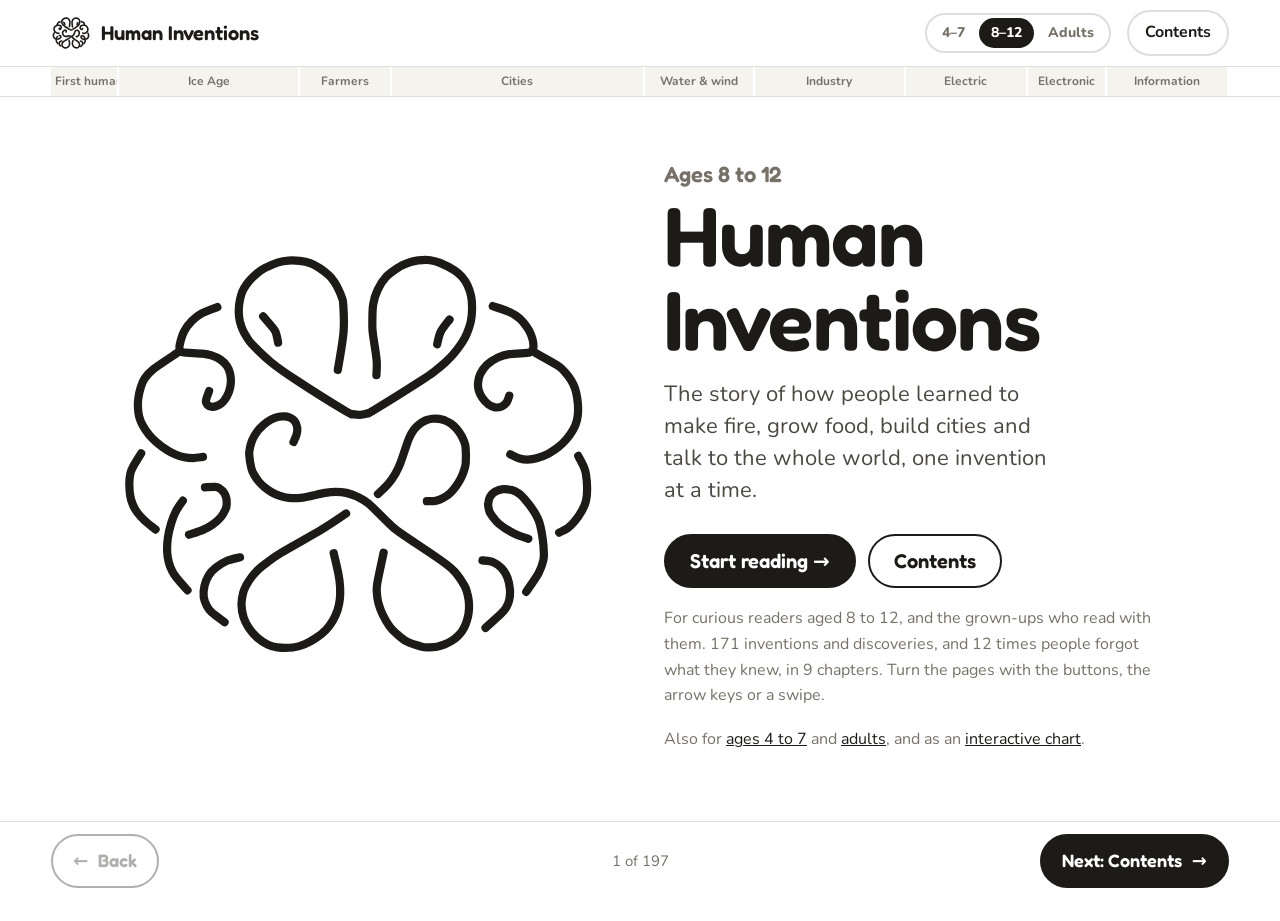
<file: index.html>
<!DOCTYPE html>
<html lang="en">
<head>
<meta charset="utf-8">
<meta name="viewport" content="width=device-width, initial-scale=1">
<title>Human Inventions: the story</title>
<meta name="description" content="A picture-book encyclopedia for curious readers aged 8 to 12: the story of human inventions in time order, from the first stone tool to AI.">
<meta property="og:type" content="website">
<meta property="og:title" content="Human Inventions: the story">
<meta property="og:description" content="The story of human inventions in time order, from the first stone tool to AI, for readers aged 8 to 12.">
<meta property="og:url" content="https://y87cbw5jrm-svg.github.io/human-inventions/">
<meta property="og:image" content="https://y87cbw5jrm-svg.github.io/human-inventions/story/og.png">
<meta name="twitter:card" content="summary_large_image">
<link rel="icon" href="logo.svg" type="image/svg+xml">
<link rel="preconnect" href="https://fonts.googleapis.com">
<link rel="preconnect" href="https://fonts.gstatic.com" crossorigin>
<link rel="stylesheet" href="https://fonts.googleapis.com/css2?family=Fredoka:wght@500;600&family=Nunito:wght@400;600;700;800&display=swap">
<link rel="stylesheet" href="story/story.css">
</head>
<body>
<svg width="0" height="0" style="position:absolute" aria-hidden="true"><defs><g id="brand-mark"><path d="M761.0 142.0C766.4 143.9 784.6 149.4 793.4 153.4C802.2 157.5 807.7 161.1 813.6 166.3C819.5 171.6 825.1 179.6 828.7 184.9C832.4 190.1 833.8 193.9 835.5 198.1C837.2 202.3 838.5 205.9 839.1 210.2C839.8 214.4 840.4 219.9 839.7 223.4C839.0 226.8 836.9 229.2 834.9 230.8C832.8 232.4 834.3 232.3 827.3 233.0C820.3 233.8 802.5 233.9 793.1 235.4C783.6 236.9 777.8 238.7 770.6 242.1C763.4 245.6 755.4 250.5 749.7 255.9C744.0 261.3 739.3 268.6 736.5 274.4C733.6 280.3 732.9 285.8 732.4 291.0C732.0 296.3 732.3 301.0 733.8 306.0C735.2 311.0 737.9 316.4 741.1 320.9C744.2 325.4 748.7 330.2 752.7 333.2C756.7 336.1 760.9 338.0 765.2 338.7C769.4 339.3 774.5 338.6 778.3 337.0C782.1 335.3 785.6 332.4 788.0 328.9C790.5 325.4 792.2 318.1 793.0 316.0"/><path d="M226.0 144.0C220.8 146.1 203.1 152.0 194.8 156.5C186.6 160.9 182.1 164.9 176.5 170.7C170.9 176.5 165.2 183.5 161.2 191.5C157.2 199.5 153.8 212.9 152.6 218.8C151.3 224.7 152.6 224.9 153.6 227.1C154.5 229.2 151.2 230.5 158.4 231.7C165.6 232.9 187.4 233.2 196.8 234.2C206.1 235.2 208.5 235.8 214.5 237.9C220.4 239.9 227.2 242.7 232.3 246.2C237.4 249.7 241.8 254.3 244.9 258.9C248.0 263.4 249.7 268.2 250.9 273.5C252.1 278.8 252.6 284.8 252.2 290.6C251.9 296.3 250.6 302.6 248.7 308.1C246.7 313.6 243.2 319.9 240.6 323.7C238.1 327.6 236.2 329.1 233.6 331.1C231.0 333.1 228.1 334.8 225.1 335.9C222.2 337.0 218.8 337.7 216.2 337.7C213.6 337.7 211.3 336.9 209.5 335.9C207.6 335.0 206.3 333.6 205.4 331.8C204.4 329.9 203.1 329.1 203.9 325.0C204.6 320.8 209.0 310.0 210.0 307.0"/><path d="M315.0 162.0C318.5 166.2 331.8 181.1 336.2 187.2C340.5 193.3 339.8 194.3 341.1 198.6C342.4 202.9 343.5 210.6 344.0 213.0"/><path d="M677.0 168.0C674.1 172.0 663.8 183.9 659.8 191.9C655.8 199.9 654.1 212.0 653.0 216.0"/><path d="M460.0 266.0C461.9 253.8 469.3 214.0 471.1 192.9C472.9 171.8 471.2 150.5 470.6 139.2C470.0 127.9 469.3 130.1 467.6 124.9C465.9 119.7 463.0 113.0 460.5 107.9C458.1 102.9 455.8 98.7 452.8 94.5C449.9 90.3 447.7 87.0 443.1 82.7C438.5 78.4 431.3 72.6 425.1 68.5C419.0 64.5 412.7 60.8 406.2 58.4C399.6 56.0 393.0 54.9 386.0 54.1C379.0 53.3 371.0 53.0 364.1 53.5C357.1 54.0 352.0 54.6 344.3 57.1C336.6 59.5 324.8 64.8 317.9 68.3C311.1 71.8 308.3 74.0 303.3 78.1C298.3 82.3 292.1 88.5 287.9 93.2C283.8 98.0 280.9 102.2 278.3 106.5C275.8 110.9 274.2 114.0 272.6 119.2C271.0 124.5 269.3 131.9 268.5 138.0C267.7 144.1 267.5 150.4 267.7 156.0C267.9 161.6 268.6 166.4 269.8 171.7C271.1 176.9 272.9 182.6 275.1 187.6C277.2 192.6 279.5 196.8 282.7 201.7C285.9 206.6 286.2 208.8 294.1 217.0C302.0 225.2 316.2 239.6 330.0 250.8C343.8 262.0 352.8 268.4 376.8 284.1C400.8 299.9 455.0 334.0 474.0 345.3C493.1 356.6 485.7 350.7 491.0 352.0C496.3 353.3 501.4 353.2 505.8 353.0C510.1 352.7 513.2 351.8 517.2 350.3C521.1 348.9 512.2 355.0 529.7 344.3C547.2 333.7 602.2 299.3 622.1 286.5C642.1 273.7 641.3 273.7 649.3 267.6C657.2 261.6 663.7 256.0 669.8 250.4C675.8 244.7 680.5 239.9 685.6 233.8C690.8 227.7 696.6 220.1 700.8 213.7C704.9 207.4 707.6 202.7 710.5 195.9C713.4 189.1 716.4 180.8 718.2 172.8C719.9 164.8 720.7 156.4 720.8 148.0C720.9 139.7 720.5 130.6 719.0 122.8C717.5 114.9 714.8 107.4 711.7 101.0C708.7 94.7 705.1 89.5 700.9 84.7C696.6 79.9 693.4 76.7 686.3 72.2C679.2 67.8 666.1 61.3 658.4 58.1C650.6 54.9 645.5 54.0 639.7 53.0C634.0 52.1 629.2 52.3 624.0 52.6C618.8 52.8 613.3 53.5 608.3 54.6C603.3 55.6 598.9 57.0 594.1 58.8C589.3 60.7 586.3 61.4 579.5 65.8C572.8 70.2 560.8 77.9 553.8 85.2C546.8 92.6 541.8 101.1 537.6 110.0C533.4 118.9 530.4 127.7 528.7 138.7C526.9 149.7 527.2 166.5 527.1 176.0C527.0 185.5 526.7 183.9 528.1 195.6C529.5 207.4 534.2 233.4 535.4 246.8C536.5 260.2 535.1 271.1 535.0 276.0"/><path d="M374.0 406.0C375.0 403.4 379.1 394.9 380.2 390.1C381.4 385.4 381.6 381.3 381.0 377.3C380.3 373.2 378.7 368.9 376.3 365.7C373.9 362.6 370.5 360.1 366.7 358.5C362.9 356.9 358.2 356.1 353.3 356.3C348.4 356.4 342.6 357.5 337.5 359.3C332.3 361.2 327.3 363.9 322.3 367.4C317.4 370.9 311.7 376.3 307.8 380.4C304.0 384.6 301.5 388.2 299.1 392.1C296.7 396.0 294.8 399.8 293.2 403.8C291.6 407.9 290.4 412.0 289.5 416.6C288.7 421.1 287.5 424.2 288.0 431.1C288.4 437.9 290.5 451.1 292.2 457.6C293.8 464.2 295.6 466.2 297.9 470.3C300.2 474.4 302.8 478.3 306.0 482.2C309.3 486.1 313.2 490.1 317.4 493.7C321.5 497.2 326.3 500.5 331.1 503.3C335.9 506.1 341.1 508.4 346.2 510.3C351.4 512.1 355.0 513.5 362.0 514.3C369.0 515.0 375.8 516.1 388.0 514.5C400.2 512.9 423.7 506.8 435.1 504.8C446.4 502.9 449.2 502.7 456.1 502.7C463.0 502.7 469.6 503.2 476.5 504.8C483.4 506.3 490.1 508.5 497.4 512.1C504.7 515.7 510.6 518.1 520.3 526.2C530.1 534.4 546.1 551.9 556.0 561.0C565.9 570.2 561.6 568.3 579.4 581.1C597.2 593.8 644.7 624.6 662.8 637.6C680.9 650.6 680.7 651.1 687.9 659.0C695.2 667.0 702.3 678.7 706.2 685.5C710.1 692.2 710.1 694.7 711.4 699.5C712.8 704.2 713.7 708.9 714.3 714.0C714.8 719.1 715.0 724.7 714.8 730.0C714.5 735.3 713.8 740.7 712.7 745.8C711.5 750.9 709.9 756.0 708.0 760.7C706.1 765.3 703.8 769.7 701.2 773.6C698.5 777.5 695.3 781.0 692.0 784.0C688.7 787.1 685.7 789.5 681.4 792.1C677.1 794.7 671.0 797.7 666.3 799.6C661.5 801.5 657.5 802.7 652.7 803.6C648.0 804.4 642.9 804.7 638.0 804.7C633.0 804.7 630.5 805.4 623.1 803.5C615.7 801.6 601.9 797.7 593.7 793.4C585.4 789.2 579.1 782.9 573.6 778.0C568.1 773.1 564.9 770.1 560.5 764.0C556.1 757.9 550.9 748.8 547.3 741.4C543.7 734.0 540.9 726.2 539.0 719.4C537.1 712.7 536.4 707.4 536.0 700.8C535.6 694.3 534.6 693.3 536.7 680.0C538.9 666.7 547.0 630.8 549.0 621.0"/><path d="M78.0 428.0C75.5 432.2 66.3 446.5 62.8 453.0C59.3 459.5 58.4 461.4 57.1 466.9C55.8 472.4 55.1 478.7 55.0 486.0C55.0 493.4 55.6 503.6 56.8 510.8C58.0 518.1 60.2 524.0 62.5 529.3C64.7 534.6 66.6 537.8 70.3 542.7C74.0 547.6 78.6 553.0 84.6 558.5C90.5 564.1 102.4 573.1 106.0 576.0"/><path d="M795.0 430.0C798.0 431.3 807.6 436.4 813.2 438.1C818.9 439.8 823.2 440.4 828.9 440.3C834.6 440.1 841.0 439.0 847.6 437.1C854.2 435.2 861.7 432.4 868.4 428.9C875.1 425.5 881.9 421.0 887.8 416.3C893.8 411.6 899.4 406.2 904.3 400.5C909.2 394.8 914.0 388.1 917.4 381.9C920.7 375.8 922.9 369.9 924.5 363.6C926.1 357.3 926.7 351.1 926.8 344.0C926.9 336.9 926.1 328.2 925.1 321.1C924.1 314.1 922.7 307.6 920.7 301.7C918.7 295.9 916.1 291.1 913.0 286.0C909.9 280.9 906.2 275.9 901.9 271.1C897.6 266.4 897.0 264.0 887.4 257.7C877.7 251.3 851.2 237.1 844.0 233.0"/><path d="M927.0 433.0C928.8 436.6 935.5 448.7 938.1 454.8C940.6 460.8 941.1 462.1 942.1 469.1C943.2 476.1 944.3 488.4 944.3 497.0C944.3 505.6 943.8 513.3 942.0 520.4C940.3 527.6 937.7 533.2 933.9 540.0C930.1 546.8 923.7 555.8 919.1 561.3C914.6 566.9 911.4 569.8 906.5 573.3C901.6 576.7 892.7 580.5 890.0 582.0"/><path d="M198.0 435.0C194.8 435.3 184.9 437.0 178.9 437.1C172.8 437.1 167.4 436.6 161.7 435.5C156.0 434.4 150.3 432.7 144.7 430.3C139.1 428.0 134.1 425.4 128.0 421.5C121.8 417.5 113.8 411.6 108.0 406.6C102.2 401.7 97.6 397.1 93.1 391.6C88.6 386.1 84.1 379.5 80.9 373.6C77.8 367.8 75.7 362.3 74.1 356.6C72.6 350.8 72.0 344.9 71.8 339.0C71.5 333.1 71.5 327.6 72.5 321.0C73.4 314.4 75.4 305.5 77.4 299.2C79.4 293.0 80.5 289.1 84.4 283.4C88.4 277.7 90.5 273.4 101.1 265.0C111.7 256.6 140.2 238.3 148.0 233.0"/><path d="M202.0 494.0C205.4 493.8 217.5 492.7 222.1 493.0C226.7 493.3 227.4 494.5 229.7 495.8C232.1 497.1 234.3 498.9 236.1 500.8C237.9 502.7 239.4 504.9 240.7 507.5C241.9 510.1 243.0 513.1 243.6 516.3C244.1 519.5 244.3 523.4 244.1 526.7C243.9 530.0 244.1 531.7 242.2 535.9C240.4 540.1 237.2 546.7 232.9 551.8C228.6 556.9 222.4 562.4 216.6 566.6C210.8 570.7 205.7 573.4 198.1 576.6C190.5 579.9 175.5 584.4 171.0 586.0"/><path d="M538.0 507.0C541.3 503.8 551.9 494.6 557.6 487.9C563.3 481.2 568.1 473.9 572.2 466.9C576.3 459.9 577.7 457.0 582.0 445.8C586.3 434.6 593.6 410.5 598.0 399.6C602.5 388.8 605.4 385.5 608.9 380.7C612.5 375.8 615.7 373.4 619.3 370.6C623.0 367.9 626.7 365.7 630.7 364.0C634.7 362.4 638.8 361.3 643.1 360.8C647.4 360.3 652.4 360.5 656.7 361.0C660.9 361.6 664.4 362.6 668.3 364.1C672.2 365.7 676.2 367.8 679.8 370.4C683.5 373.0 687.0 376.2 690.2 379.7C693.3 383.3 696.5 387.6 698.9 391.6C701.3 395.5 703.1 399.4 704.7 403.5C706.2 407.7 707.5 409.2 708.2 416.5C708.8 423.7 709.0 439.3 708.5 446.9C707.9 454.5 706.5 457.2 704.9 462.1C703.4 466.9 701.7 471.2 699.2 476.1C696.7 480.9 693.2 486.8 690.1 491.3C686.9 495.9 683.5 499.9 680.2 503.2C676.8 506.6 673.6 509.2 669.9 511.6C666.2 514.0 661.7 516.3 657.9 517.8C654.0 519.4 650.9 520.1 646.7 520.7C642.6 521.2 635.3 520.9 633.0 521.0"/><path d="M159.0 520.0C156.7 523.5 149.2 533.5 145.4 540.7C141.7 547.9 139.1 554.6 136.5 563.2C133.9 571.7 131.2 582.7 129.9 592.0C128.6 601.3 128.2 611.0 128.5 618.9C128.8 626.8 130.0 633.0 131.6 639.3C133.2 645.6 135.6 651.6 138.3 656.9C140.9 662.2 142.7 664.8 147.7 671.0C152.6 677.2 164.6 690.2 168.0 694.0"/><path d="M476.0 545.0C468.0 550.2 448.9 563.7 427.9 576.4C406.9 589.1 368.4 609.9 350.0 621.2C331.7 632.4 325.4 638.0 317.7 643.7C309.9 649.4 307.9 651.4 303.7 655.5C299.5 659.7 295.9 663.8 292.4 668.5C288.9 673.2 285.2 678.8 282.5 683.8C279.8 688.9 277.7 692.4 276.1 698.8C274.5 705.2 272.7 714.1 272.9 722.0C273.0 730.0 274.5 738.9 276.9 746.4C279.2 753.9 282.6 760.4 287.1 767.1C291.6 773.8 297.9 781.0 304.0 786.4C310.1 791.8 317.6 796.3 323.9 799.5C330.3 802.6 334.1 804.1 342.2 805.0C350.4 806.0 364.0 806.1 372.9 805.1C381.8 804.0 388.0 802.0 395.5 798.8C403.1 795.7 411.3 790.9 418.2 786.2C425.1 781.6 431.6 776.2 437.0 770.7C442.3 765.1 446.6 759.3 450.3 752.9C454.1 746.6 457.2 739.6 459.5 732.6C461.7 725.5 463.2 718.5 464.0 710.7C464.8 703.0 464.7 694.2 464.3 686.0C463.8 677.8 463.1 672.1 461.0 661.4C459.0 650.8 453.5 628.6 452.0 622.0"/><path d="M270.0 630.0C265.8 631.1 252.8 633.4 245.0 636.7C237.2 640.0 229.2 645.2 223.3 649.9C217.4 654.6 213.1 658.8 209.4 664.7C205.7 670.7 202.6 678.5 201.0 685.4C199.3 692.4 198.8 700.0 199.5 706.5C200.2 713.0 202.8 719.4 205.4 724.4C207.9 729.4 209.2 731.5 214.9 736.8C220.7 742.0 235.8 752.8 240.0 756.0"/><path d="M741.0 636.0C744.5 636.6 755.8 637.1 761.9 639.5C768.1 642.0 773.4 645.8 778.0 650.8C782.6 655.8 786.8 662.7 789.6 669.7C792.3 676.7 793.8 685.7 794.4 693.0C794.9 700.3 794.1 707.6 792.8 713.5C791.6 719.3 789.4 723.6 786.7 728.1C784.0 732.5 783.2 733.7 776.5 740.2C769.9 746.6 751.9 762.5 747.0 767.0"/><path d="M830.0 594.0C825.7 592.4 813.3 589.4 803.9 584.6C794.5 579.9 781.5 571.9 773.7 565.4C765.9 559.0 760.4 550.5 757.0 545.7C753.6 540.8 754.1 539.5 753.3 536.3C752.4 533.0 751.6 530.1 752.1 526.1C752.5 522.1 753.6 516.0 755.9 512.1C758.2 508.1 761.4 504.8 765.6 502.4C769.8 500.0 775.6 498.1 781.1 497.6C786.5 497.1 793.3 498.1 798.2 499.4C803.2 500.6 806.6 502.5 810.7 505.4C814.8 508.2 818.1 511.2 822.8 516.5C827.4 521.8 834.3 530.5 838.6 537.0C843.0 543.4 846.2 549.5 848.8 555.2C851.3 560.8 852.3 564.4 853.9 571.0C855.4 577.6 857.1 586.8 858.1 594.8C859.2 602.7 859.9 611.8 860.1 618.7C860.2 625.6 860.9 628.9 859.2 635.9C857.5 643.0 855.4 650.6 849.9 660.8C844.3 671.0 830.0 691.0 826.0 697.0"/></g></defs></svg>
<header class="bar">
  <a class="brand" href="#start" aria-label="Human Inventions, back to the cover">
    <svg viewBox="0 0 1000 859" aria-hidden="true"><use href="#brand-mark"/></svg>
    <span>Human Inventions</span>
  </a>
  <p class="where" id="where"></p>
  <a class="tocbtn" href="#contents">Contents</a>
</header>
<div class="ribbon" id="ribbon" aria-label="Where this page is in history"></div>
<main id="book" tabindex="-1"></main>
<nav class="pager" id="pager" aria-label="Turn the page"></nav>
<script>window.STORY_ROOT = 'story/'; window.STORY_HOME = '';</script>
<script src="data.js"></script>
<script src="story/art.js"></script>
<script src="story/text/kids-a.js"></script>
<script src="story/text/kids-b.js"></script>
<script src="story/story.js"></script>
</body>
</html>
</file>
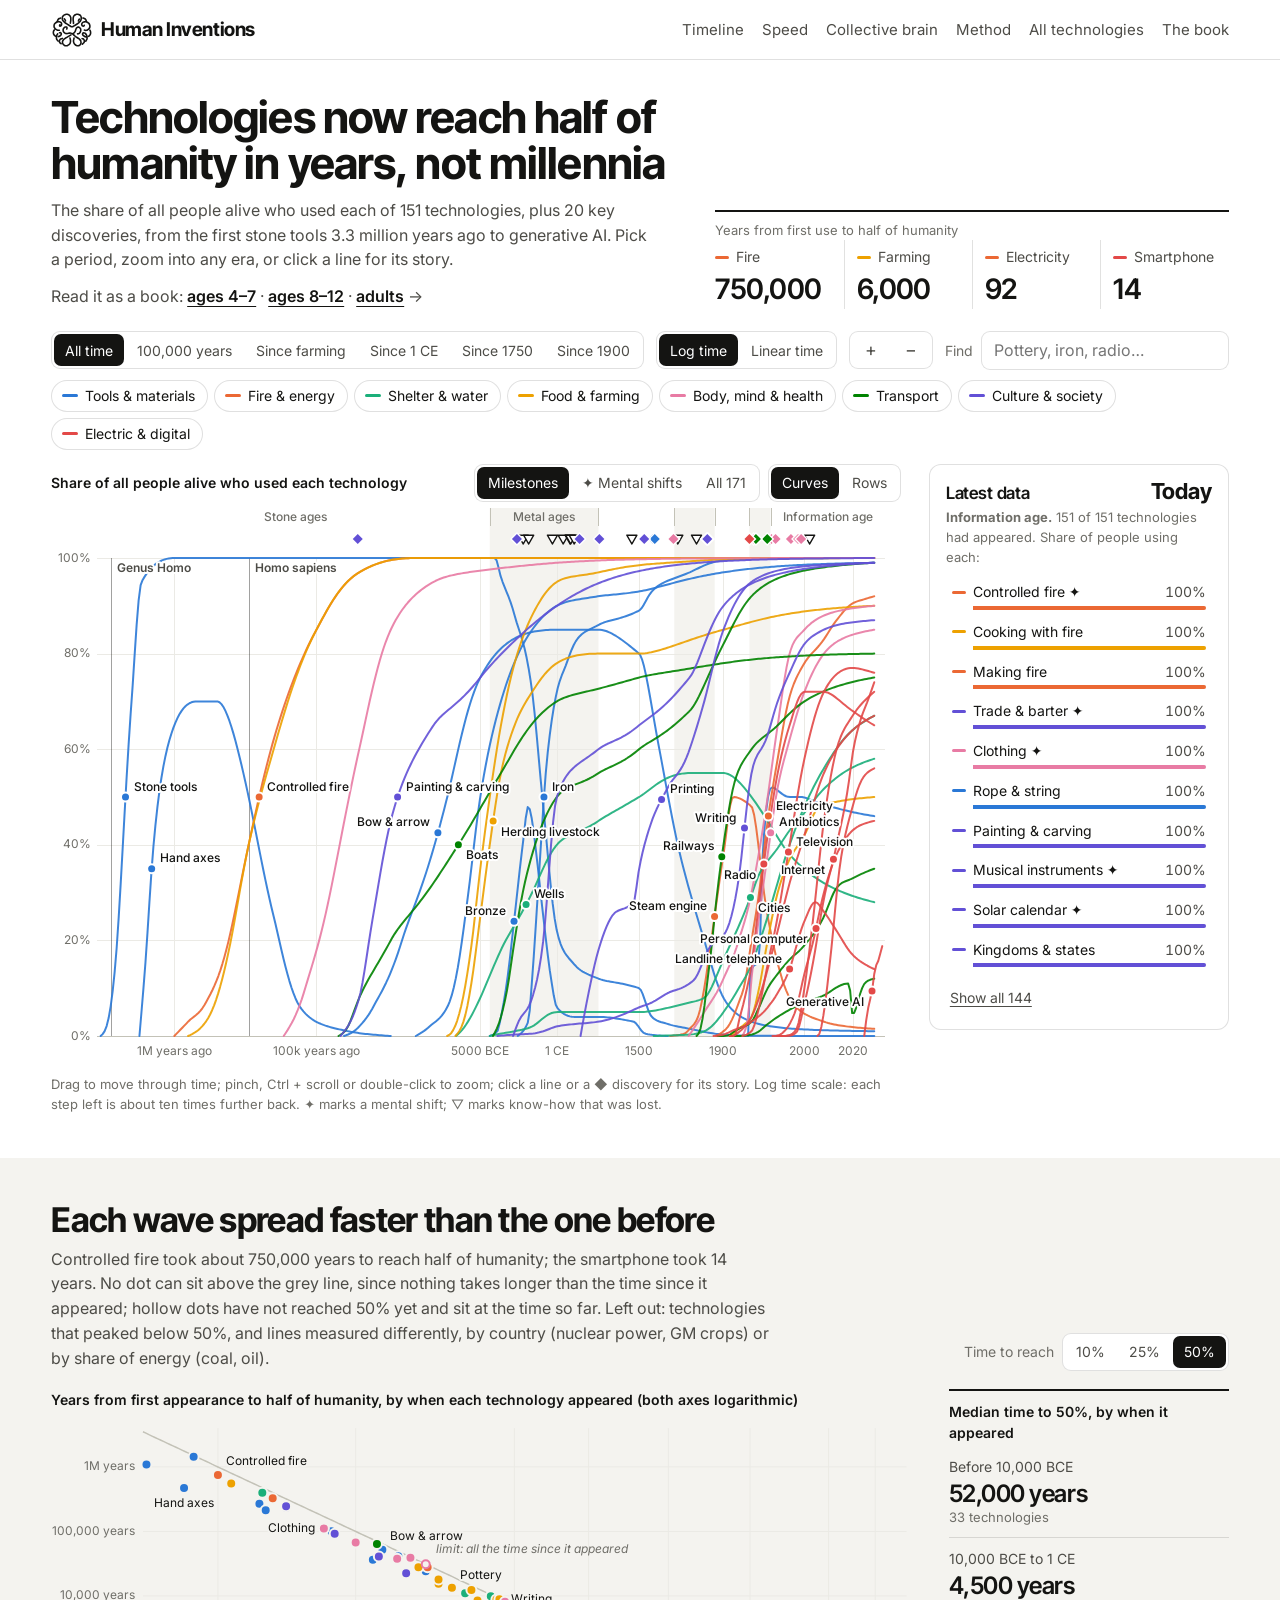
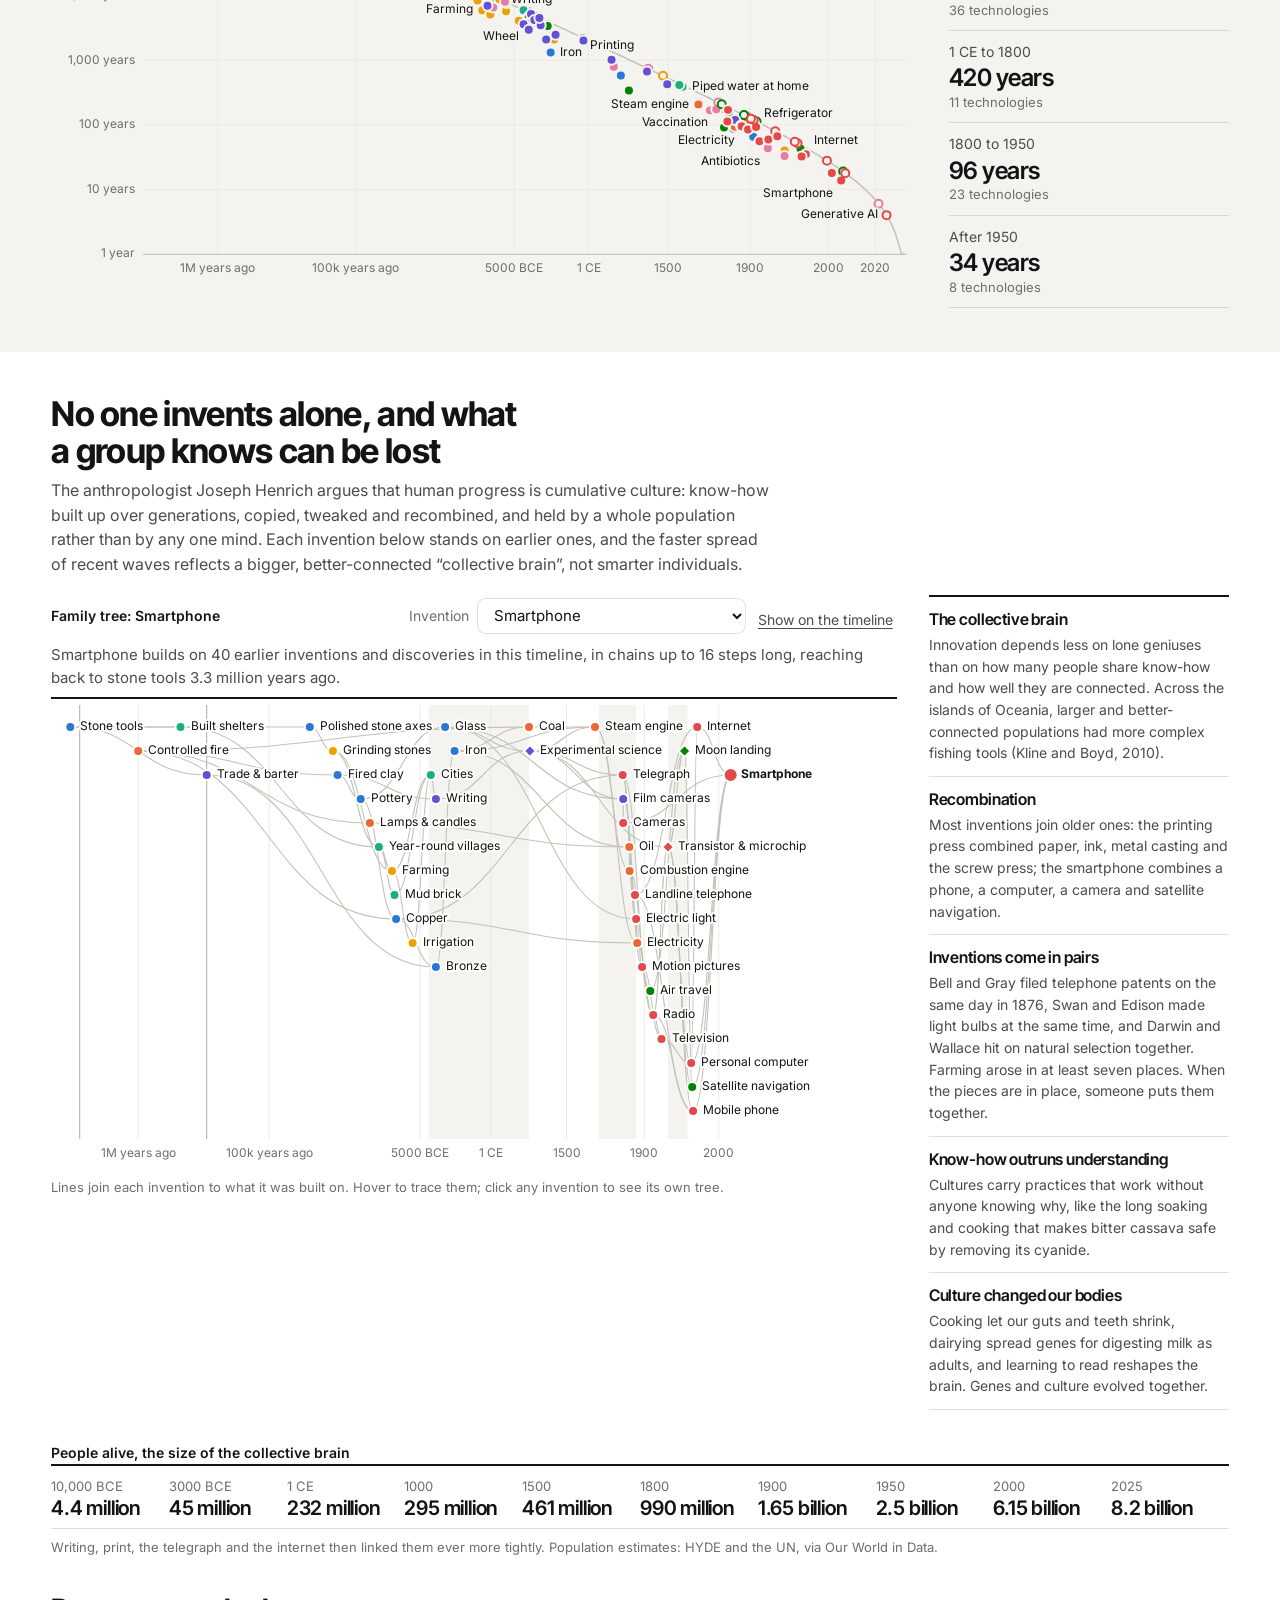
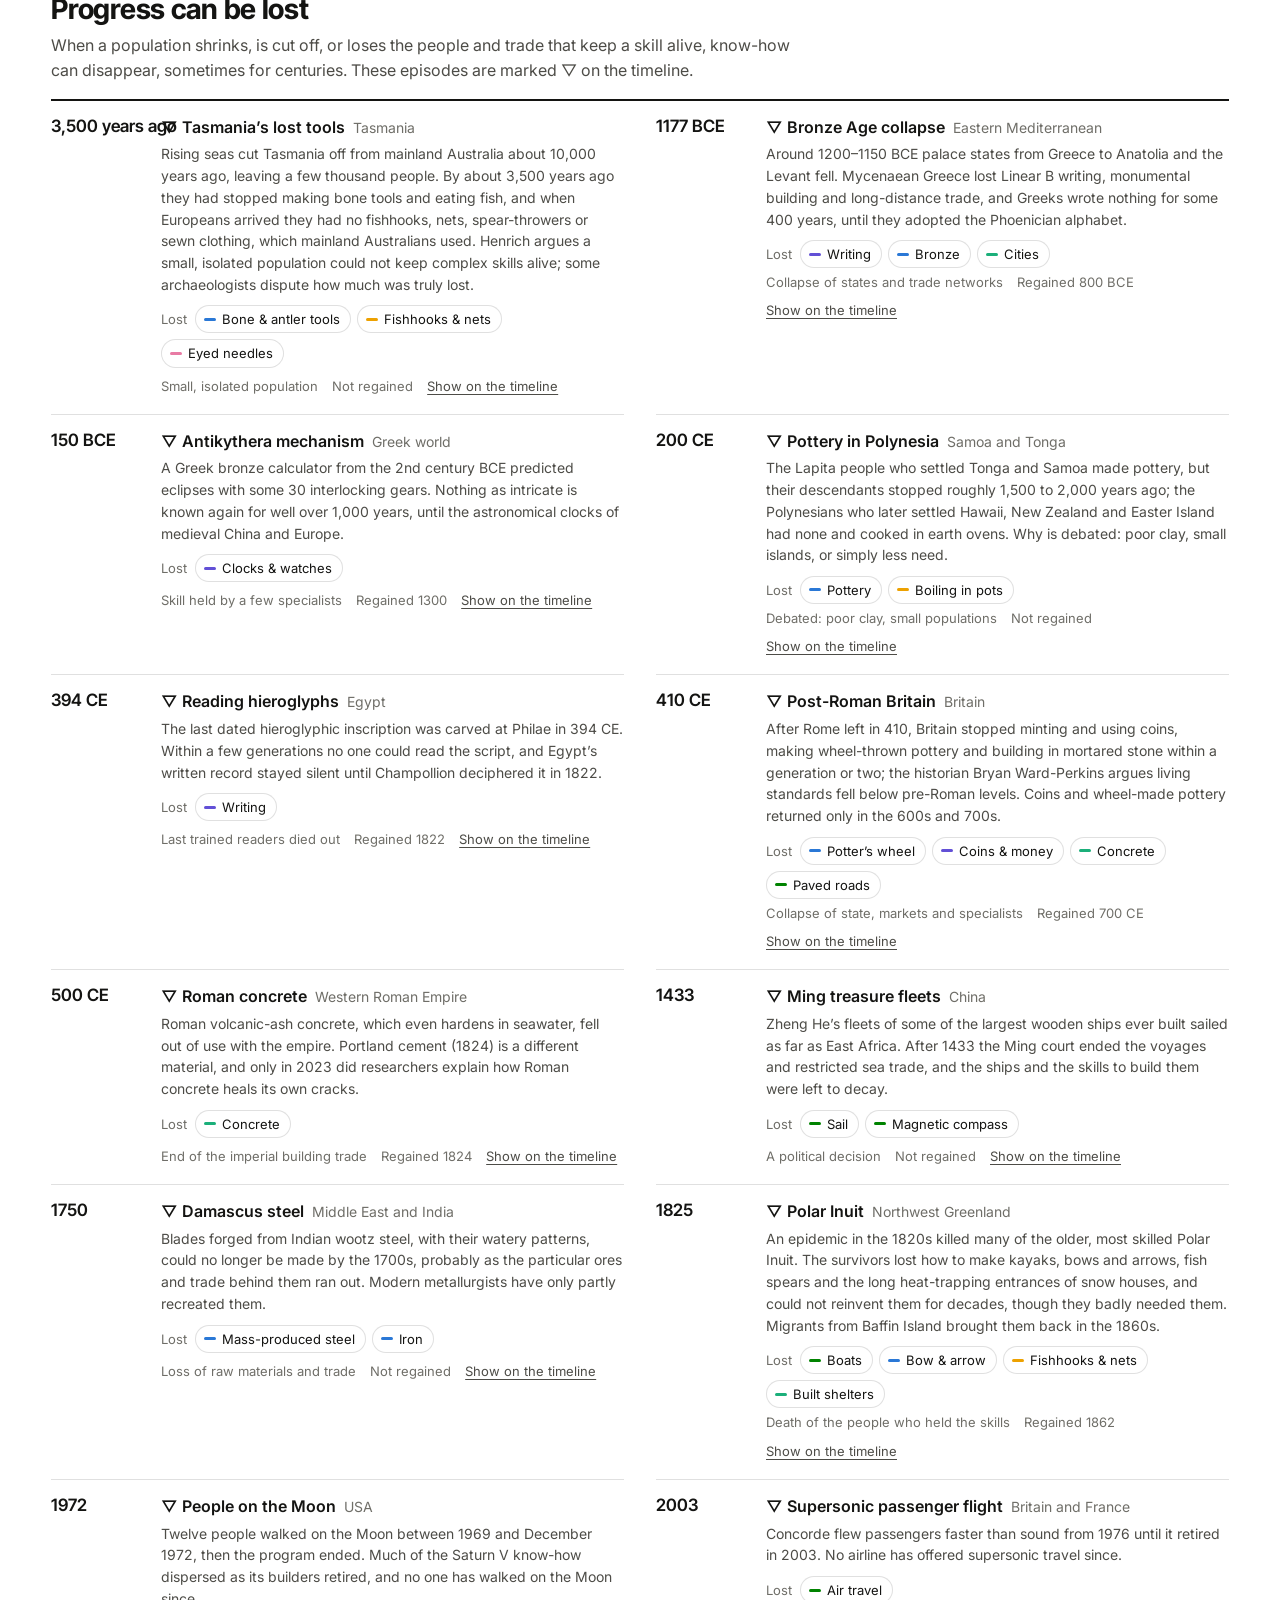
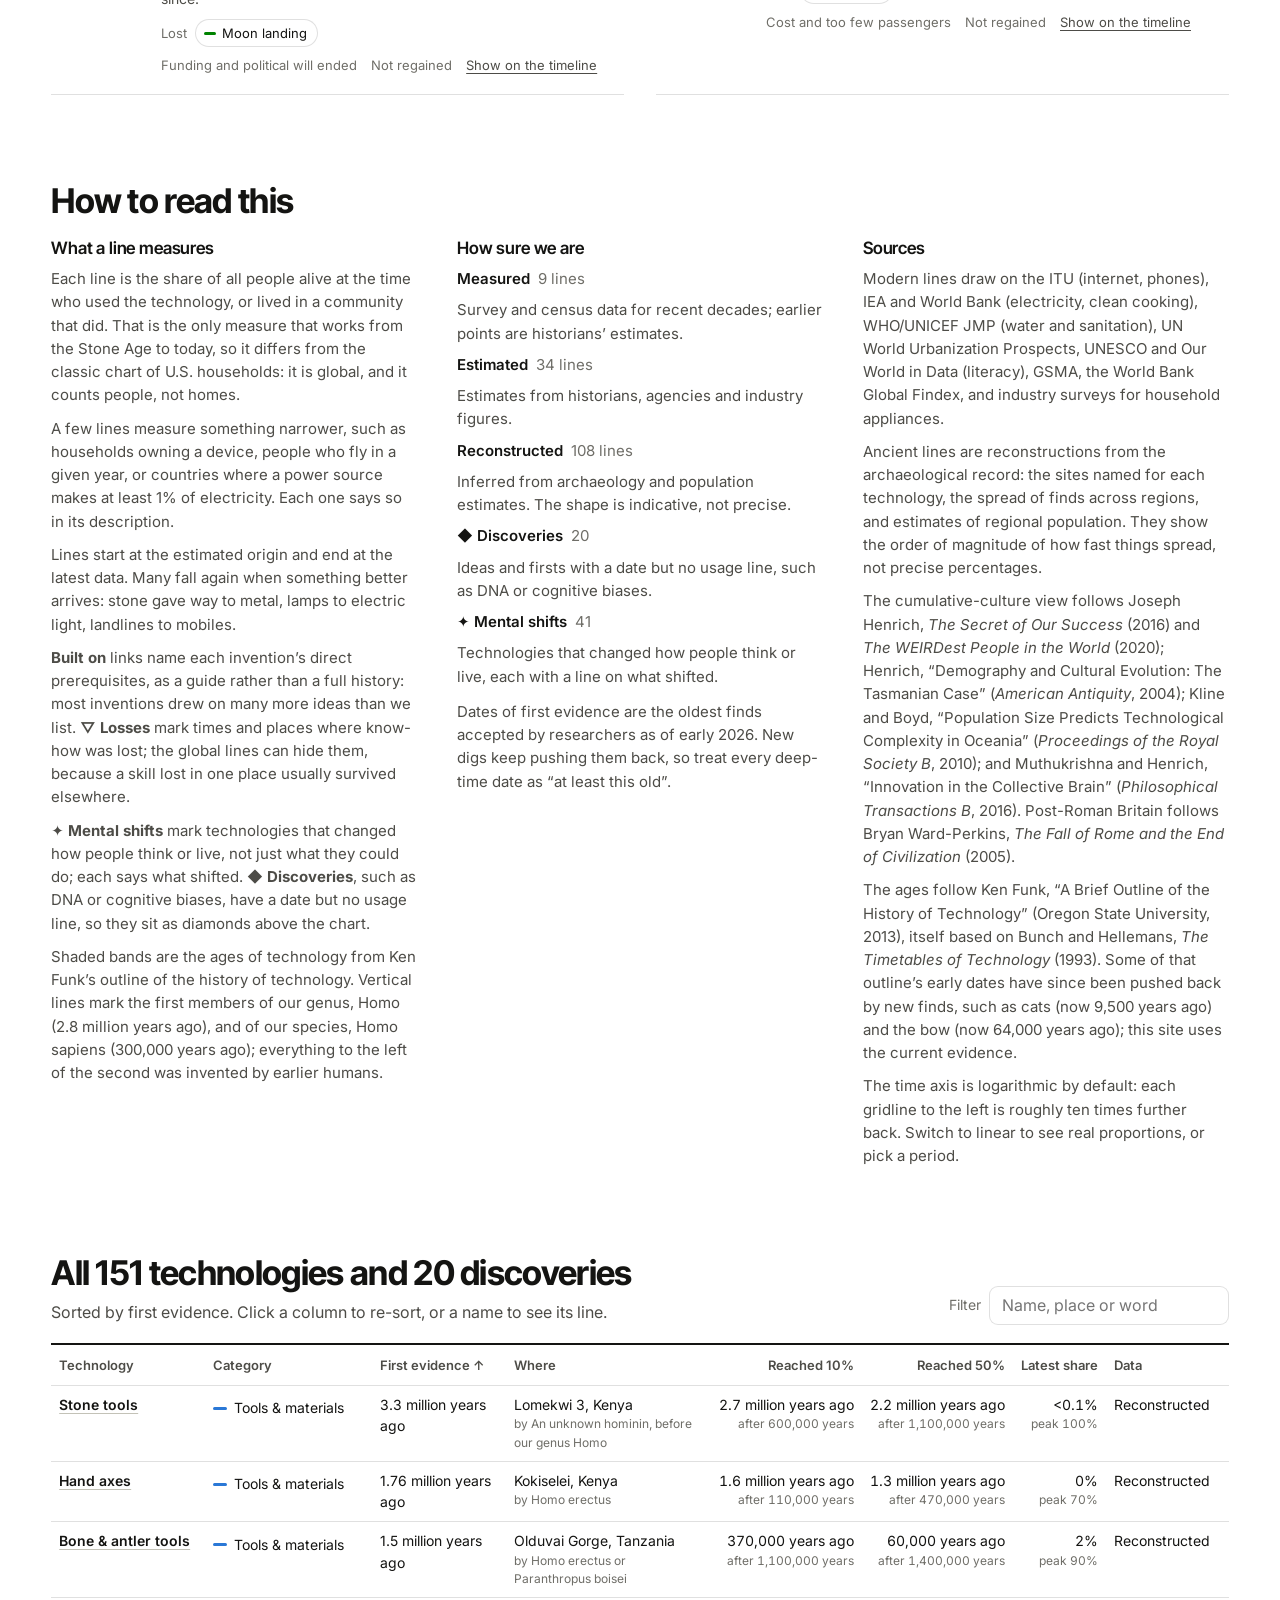
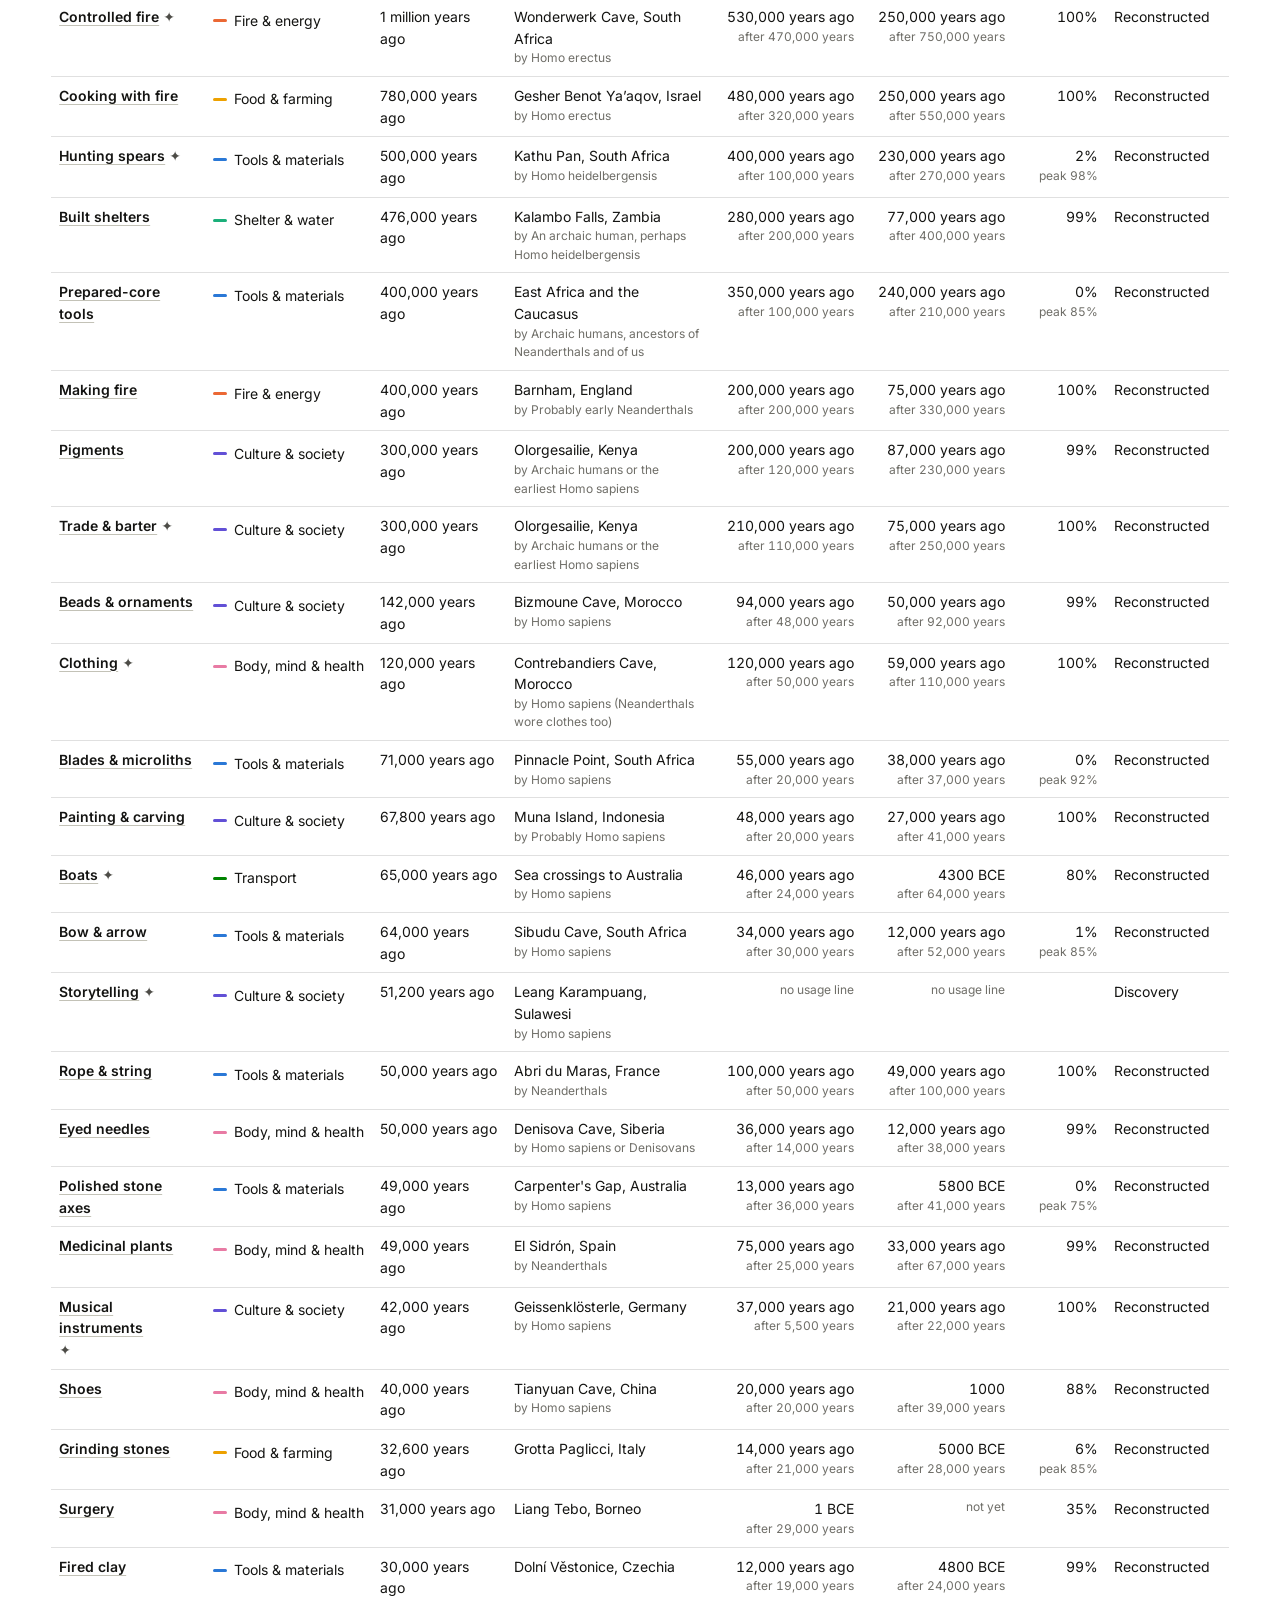
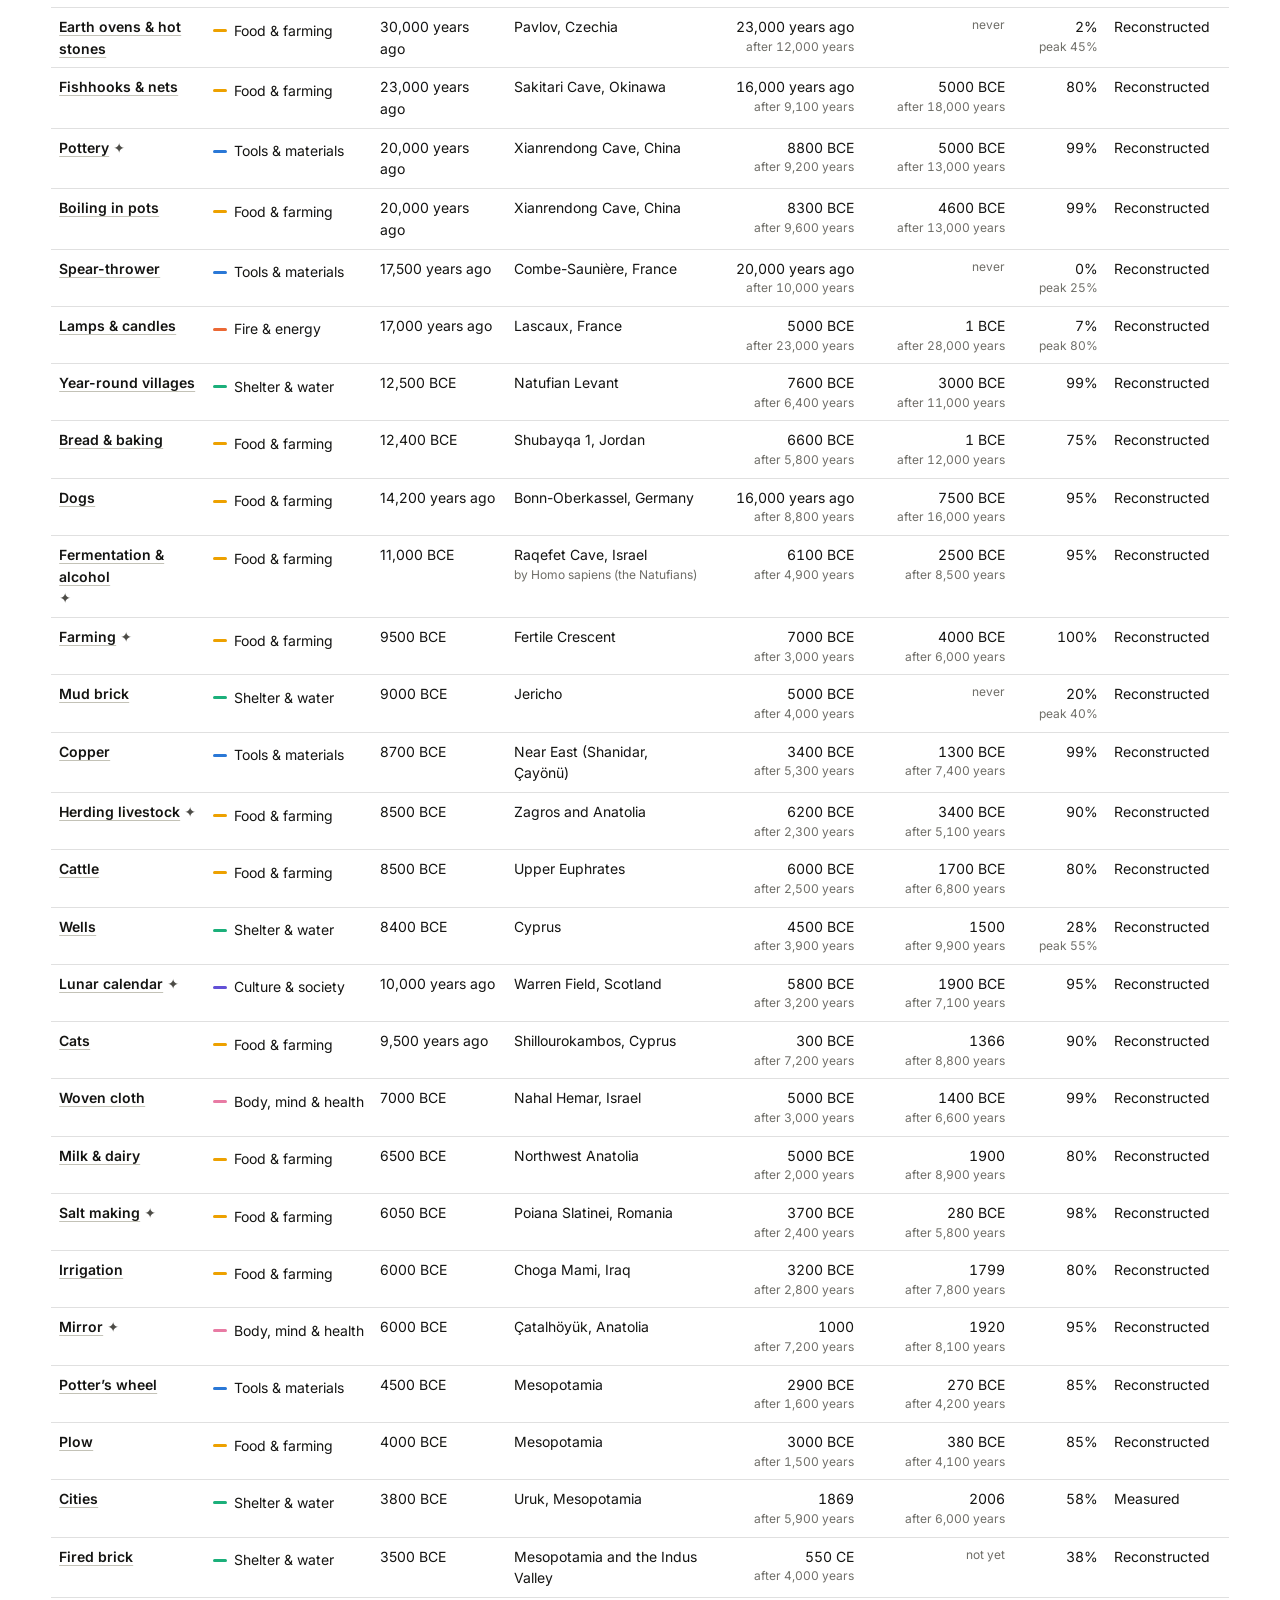
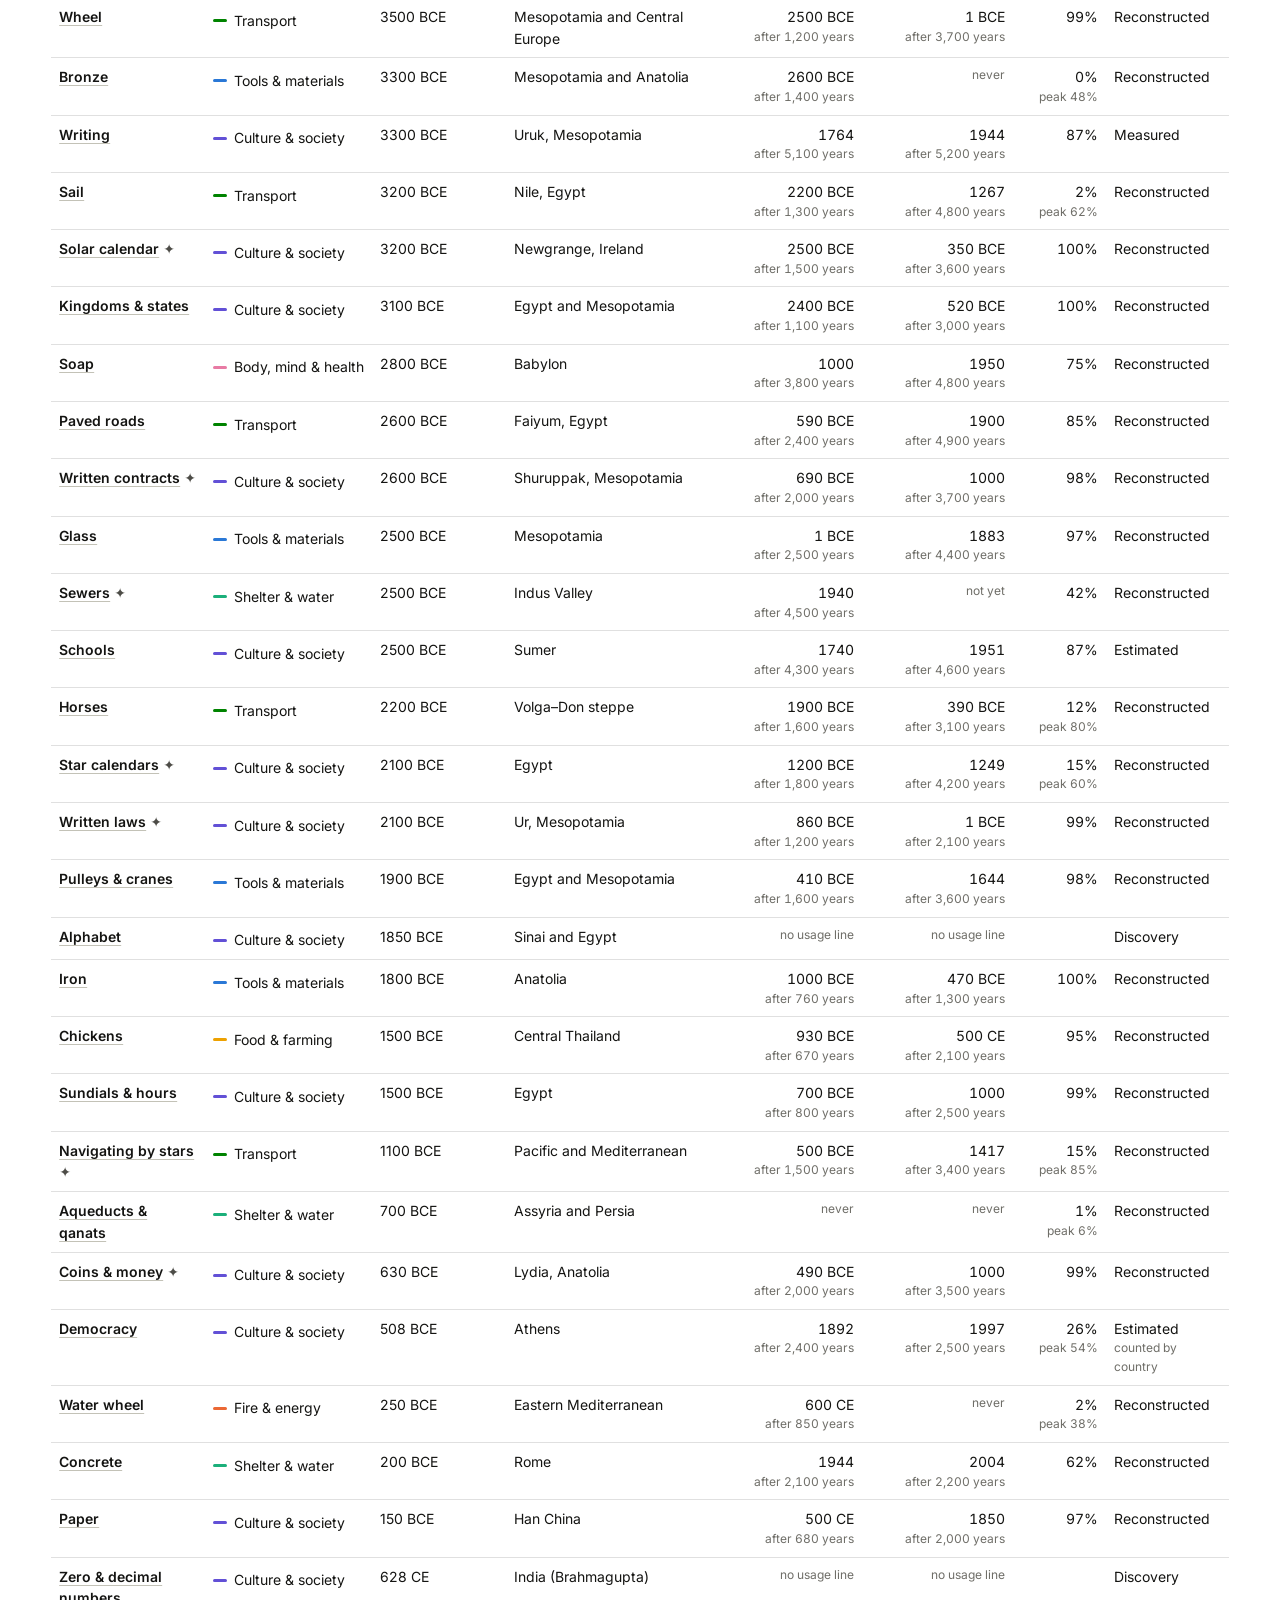
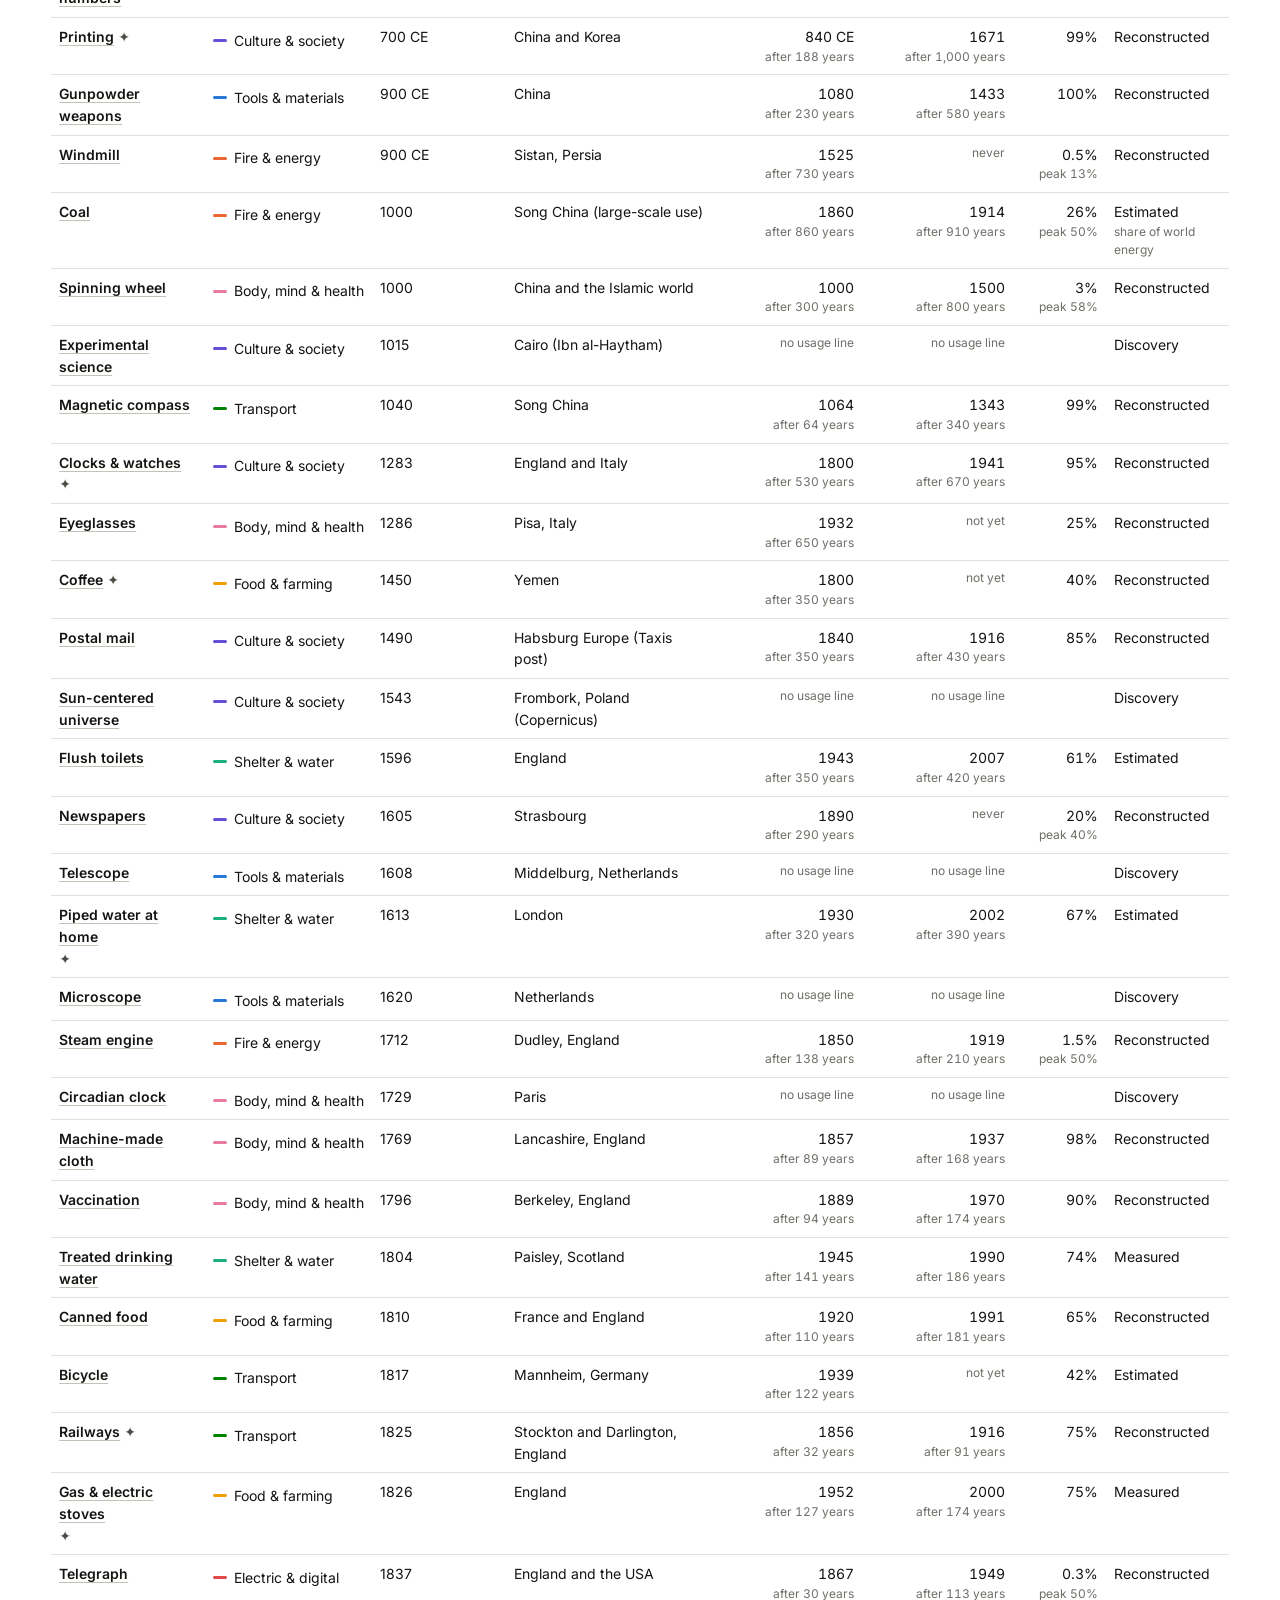
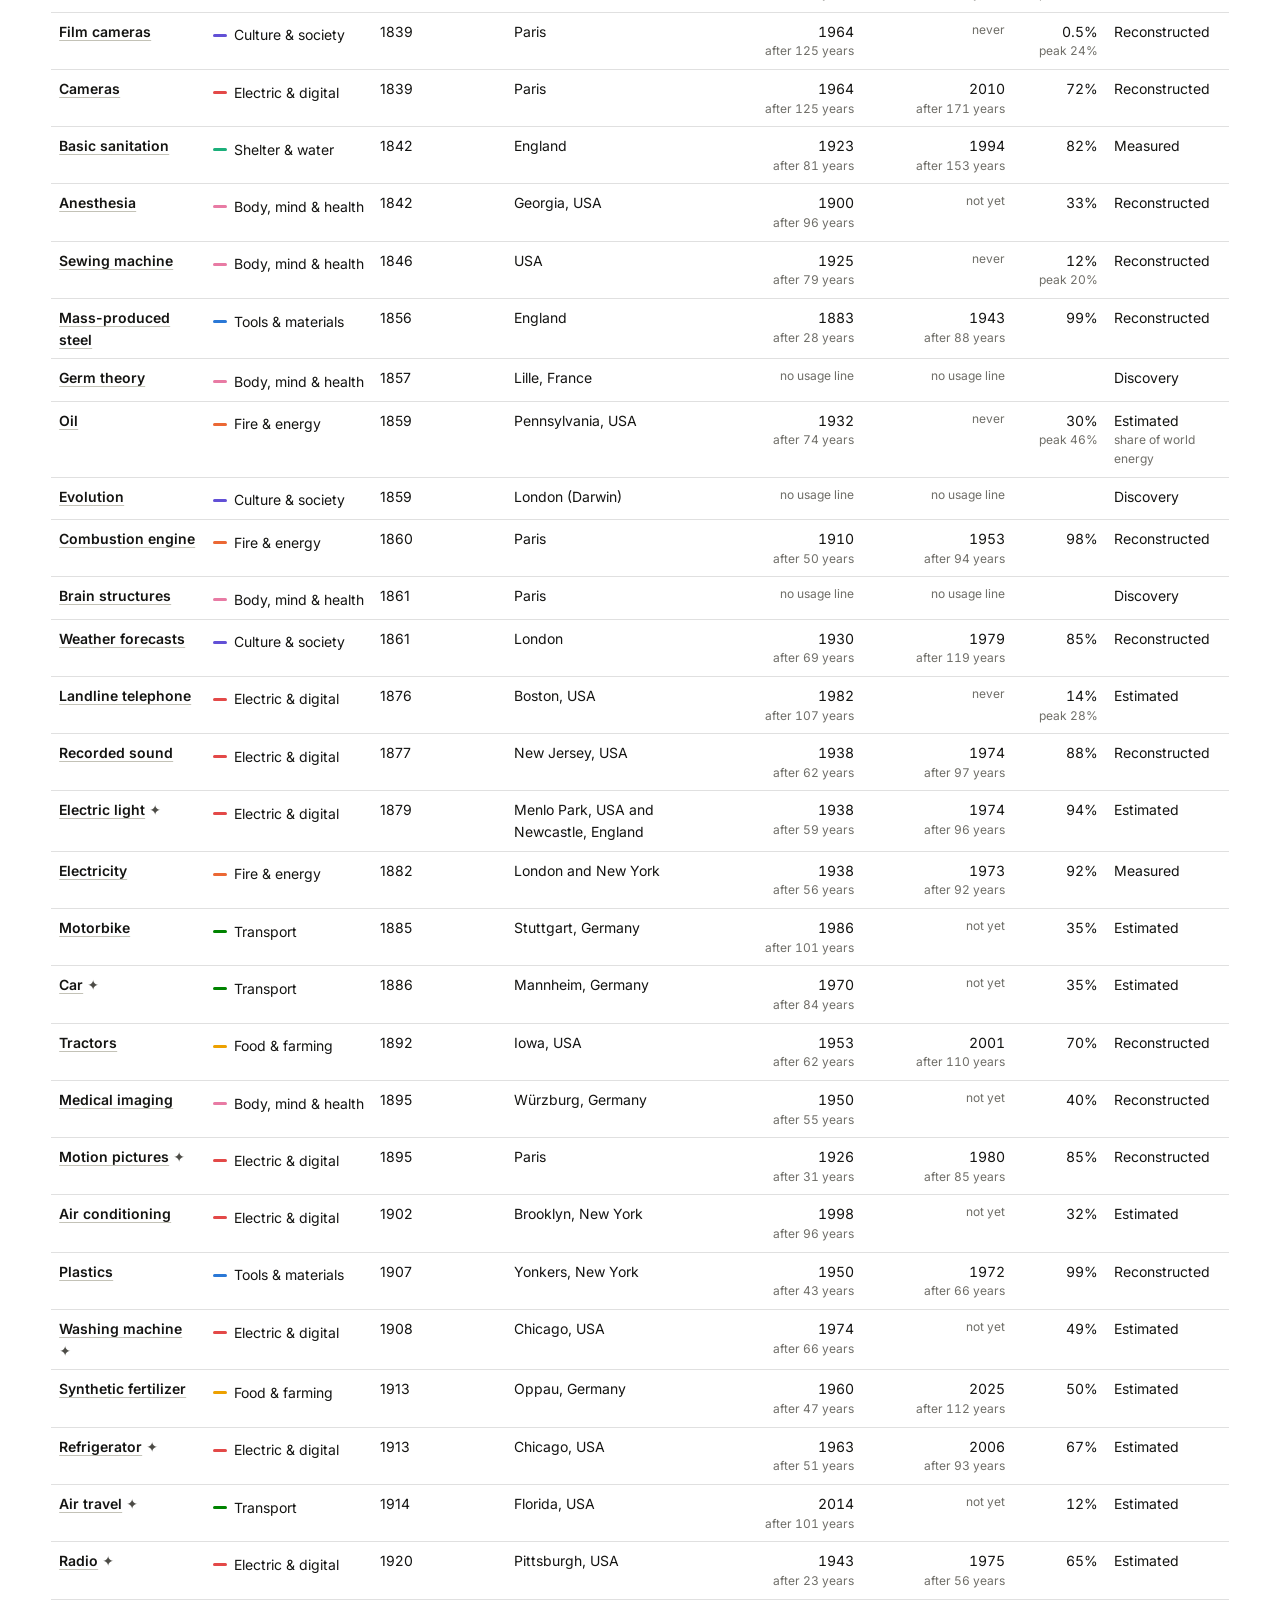
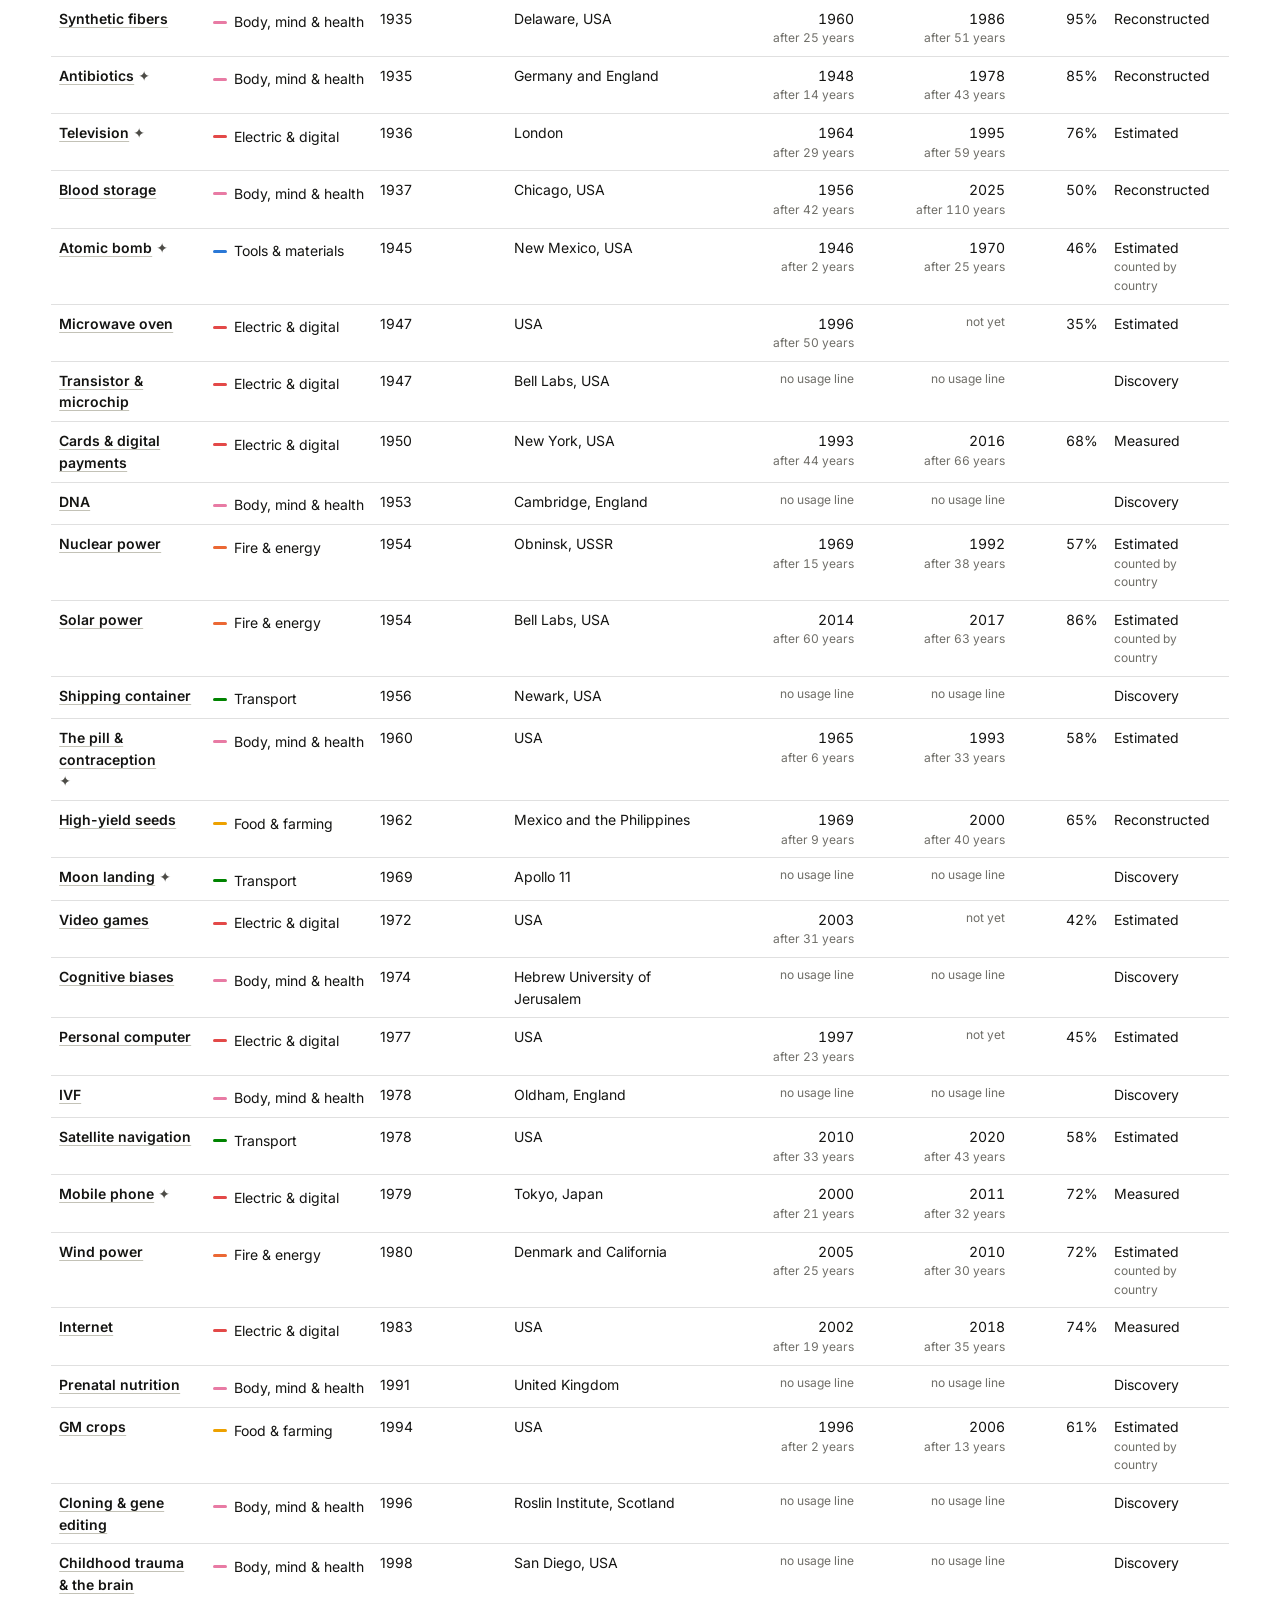
<file: chart/index.html>
<!DOCTYPE html>
<html lang="en">
<head>
<meta charset="utf-8">
<meta name="viewport" content="width=device-width, initial-scale=1">
<title>Human Inventions: the chart</title>
<meta name="description" content="How quickly 151 technologies spread through humanity, from the first stone tools 3.3 million years ago to generative AI.">
<meta property="og:type" content="website">
<meta property="og:title" content="Human Inventions: the chart">
<meta property="og:description" content="How quickly 151 technologies spread through humanity, from the first stone tools 3.3 million years ago to generative AI.">
<meta property="og:url" content="https://y87cbw5jrm-svg.github.io/human-inventions/chart/">
<meta property="og:image" content="https://y87cbw5jrm-svg.github.io/human-inventions/chart/og.png">
<meta name="twitter:card" content="summary_large_image">
<link rel="icon" href="data:image/svg+xml,%3Csvg xmlns='http://www.w3.org/2000/svg' viewBox='-40 -110 1080 1080'%3E%3Cstyle%3Epath%7Bfill:none;stroke:%23141412;stroke-width:64;stroke-linecap:round;stroke-linejoin:round%7D%40media %28prefers-color-scheme:dark%29%7Bpath%7Bstroke:%23f0efec%7D%7D%3C/style%3E%3Cpath d='M761.0 142.0C766.4 143.9 784.6 149.4 793.4 153.4C802.2 157.5 807.7 161.1 813.6 166.3C819.5 171.6 825.1 179.6 828.7 184.9C832.4 190.1 833.8 193.9 835.5 198.1C837.2 202.3 838.5 205.9 839.1 210.2C839.8 214.4 840.4 219.9 839.7 223.4C839.0 226.8 836.9 229.2 834.9 230.8C832.8 232.4 834.3 232.3 827.3 233.0C820.3 233.8 802.5 233.9 793.1 235.4C783.6 236.9 777.8 238.7 770.6 242.1C763.4 245.6 755.4 250.5 749.7 255.9C744.0 261.3 739.3 268.6 736.5 274.4C733.6 280.3 732.9 285.8 732.4 291.0C732.0 296.3 732.3 301.0 733.8 306.0C735.2 311.0 737.9 316.4 741.1 320.9C744.2 325.4 748.7 330.2 752.7 333.2C756.7 336.1 760.9 338.0 765.2 338.7C769.4 339.3 774.5 338.6 778.3 337.0C782.1 335.3 785.6 332.4 788.0 328.9C790.5 325.4 792.2 318.1 793.0 316.0'/%3E%3Cpath d='M226.0 144.0C220.8 146.1 203.1 152.0 194.8 156.5C186.6 160.9 182.1 164.9 176.5 170.7C170.9 176.5 165.2 183.5 161.2 191.5C157.2 199.5 153.8 212.9 152.6 218.8C151.3 224.7 152.6 224.9 153.6 227.1C154.5 229.2 151.2 230.5 158.4 231.7C165.6 232.9 187.4 233.2 196.8 234.2C206.1 235.2 208.5 235.8 214.5 237.9C220.4 239.9 227.2 242.7 232.3 246.2C237.4 249.7 241.8 254.3 244.9 258.9C248.0 263.4 249.7 268.2 250.9 273.5C252.1 278.8 252.6 284.8 252.2 290.6C251.9 296.3 250.6 302.6 248.7 308.1C246.7 313.6 243.2 319.9 240.6 323.7C238.1 327.6 236.2 329.1 233.6 331.1C231.0 333.1 228.1 334.8 225.1 335.9C222.2 337.0 218.8 337.7 216.2 337.7C213.6 337.7 211.3 336.9 209.5 335.9C207.6 335.0 206.3 333.6 205.4 331.8C204.4 329.9 203.1 329.1 203.9 325.0C204.6 320.8 209.0 310.0 210.0 307.0'/%3E%3Cpath d='M315.0 162.0C318.5 166.2 331.8 181.1 336.2 187.2C340.5 193.3 339.8 194.3 341.1 198.6C342.4 202.9 343.5 210.6 344.0 213.0'/%3E%3Cpath d='M677.0 168.0C674.1 172.0 663.8 183.9 659.8 191.9C655.8 199.9 654.1 212.0 653.0 216.0'/%3E%3Cpath d='M460.0 266.0C461.9 253.8 469.3 214.0 471.1 192.9C472.9 171.8 471.2 150.5 470.6 139.2C470.0 127.9 469.3 130.1 467.6 124.9C465.9 119.7 463.0 113.0 460.5 107.9C458.1 102.9 455.8 98.7 452.8 94.5C449.9 90.3 447.7 87.0 443.1 82.7C438.5 78.4 431.3 72.6 425.1 68.5C419.0 64.5 412.7 60.8 406.2 58.4C399.6 56.0 393.0 54.9 386.0 54.1C379.0 53.3 371.0 53.0 364.1 53.5C357.1 54.0 352.0 54.6 344.3 57.1C336.6 59.5 324.8 64.8 317.9 68.3C311.1 71.8 308.3 74.0 303.3 78.1C298.3 82.3 292.1 88.5 287.9 93.2C283.8 98.0 280.9 102.2 278.3 106.5C275.8 110.9 274.2 114.0 272.6 119.2C271.0 124.5 269.3 131.9 268.5 138.0C267.7 144.1 267.5 150.4 267.7 156.0C267.9 161.6 268.6 166.4 269.8 171.7C271.1 176.9 272.9 182.6 275.1 187.6C277.2 192.6 279.5 196.8 282.7 201.7C285.9 206.6 286.2 208.8 294.1 217.0C302.0 225.2 316.2 239.6 330.0 250.8C343.8 262.0 352.8 268.4 376.8 284.1C400.8 299.9 455.0 334.0 474.0 345.3C493.1 356.6 485.7 350.7 491.0 352.0C496.3 353.3 501.4 353.2 505.8 353.0C510.1 352.7 513.2 351.8 517.2 350.3C521.1 348.9 512.2 355.0 529.7 344.3C547.2 333.7 602.2 299.3 622.1 286.5C642.1 273.7 641.3 273.7 649.3 267.6C657.2 261.6 663.7 256.0 669.8 250.4C675.8 244.7 680.5 239.9 685.6 233.8C690.8 227.7 696.6 220.1 700.8 213.7C704.9 207.4 707.6 202.7 710.5 195.9C713.4 189.1 716.4 180.8 718.2 172.8C719.9 164.8 720.7 156.4 720.8 148.0C720.9 139.7 720.5 130.6 719.0 122.8C717.5 114.9 714.8 107.4 711.7 101.0C708.7 94.7 705.1 89.5 700.9 84.7C696.6 79.9 693.4 76.7 686.3 72.2C679.2 67.8 666.1 61.3 658.4 58.1C650.6 54.9 645.5 54.0 639.7 53.0C634.0 52.1 629.2 52.3 624.0 52.6C618.8 52.8 613.3 53.5 608.3 54.6C603.3 55.6 598.9 57.0 594.1 58.8C589.3 60.7 586.3 61.4 579.5 65.8C572.8 70.2 560.8 77.9 553.8 85.2C546.8 92.6 541.8 101.1 537.6 110.0C533.4 118.9 530.4 127.7 528.7 138.7C526.9 149.7 527.2 166.5 527.1 176.0C527.0 185.5 526.7 183.9 528.1 195.6C529.5 207.4 534.2 233.4 535.4 246.8C536.5 260.2 535.1 271.1 535.0 276.0'/%3E%3Cpath d='M374.0 406.0C375.0 403.4 379.1 394.9 380.2 390.1C381.4 385.4 381.6 381.3 381.0 377.3C380.3 373.2 378.7 368.9 376.3 365.7C373.9 362.6 370.5 360.1 366.7 358.5C362.9 356.9 358.2 356.1 353.3 356.3C348.4 356.4 342.6 357.5 337.5 359.3C332.3 361.2 327.3 363.9 322.3 367.4C317.4 370.9 311.7 376.3 307.8 380.4C304.0 384.6 301.5 388.2 299.1 392.1C296.7 396.0 294.8 399.8 293.2 403.8C291.6 407.9 290.4 412.0 289.5 416.6C288.7 421.1 287.5 424.2 288.0 431.1C288.4 437.9 290.5 451.1 292.2 457.6C293.8 464.2 295.6 466.2 297.9 470.3C300.2 474.4 302.8 478.3 306.0 482.2C309.3 486.1 313.2 490.1 317.4 493.7C321.5 497.2 326.3 500.5 331.1 503.3C335.9 506.1 341.1 508.4 346.2 510.3C351.4 512.1 355.0 513.5 362.0 514.3C369.0 515.0 375.8 516.1 388.0 514.5C400.2 512.9 423.7 506.8 435.1 504.8C446.4 502.9 449.2 502.7 456.1 502.7C463.0 502.7 469.6 503.2 476.5 504.8C483.4 506.3 490.1 508.5 497.4 512.1C504.7 515.7 510.6 518.1 520.3 526.2C530.1 534.4 546.1 551.9 556.0 561.0C565.9 570.2 561.6 568.3 579.4 581.1C597.2 593.8 644.7 624.6 662.8 637.6C680.9 650.6 680.7 651.1 687.9 659.0C695.2 667.0 702.3 678.7 706.2 685.5C710.1 692.2 710.1 694.7 711.4 699.5C712.8 704.2 713.7 708.9 714.3 714.0C714.8 719.1 715.0 724.7 714.8 730.0C714.5 735.3 713.8 740.7 712.7 745.8C711.5 750.9 709.9 756.0 708.0 760.7C706.1 765.3 703.8 769.7 701.2 773.6C698.5 777.5 695.3 781.0 692.0 784.0C688.7 787.1 685.7 789.5 681.4 792.1C677.1 794.7 671.0 797.7 666.3 799.6C661.5 801.5 657.5 802.7 652.7 803.6C648.0 804.4 642.9 804.7 638.0 804.7C633.0 804.7 630.5 805.4 623.1 803.5C615.7 801.6 601.9 797.7 593.7 793.4C585.4 789.2 579.1 782.9 573.6 778.0C568.1 773.1 564.9 770.1 560.5 764.0C556.1 757.9 550.9 748.8 547.3 741.4C543.7 734.0 540.9 726.2 539.0 719.4C537.1 712.7 536.4 707.4 536.0 700.8C535.6 694.3 534.6 693.3 536.7 680.0C538.9 666.7 547.0 630.8 549.0 621.0'/%3E%3Cpath d='M78.0 428.0C75.5 432.2 66.3 446.5 62.8 453.0C59.3 459.5 58.4 461.4 57.1 466.9C55.8 472.4 55.1 478.7 55.0 486.0C55.0 493.4 55.6 503.6 56.8 510.8C58.0 518.1 60.2 524.0 62.5 529.3C64.7 534.6 66.6 537.8 70.3 542.7C74.0 547.6 78.6 553.0 84.6 558.5C90.5 564.1 102.4 573.1 106.0 576.0'/%3E%3Cpath d='M795.0 430.0C798.0 431.3 807.6 436.4 813.2 438.1C818.9 439.8 823.2 440.4 828.9 440.3C834.6 440.1 841.0 439.0 847.6 437.1C854.2 435.2 861.7 432.4 868.4 428.9C875.1 425.5 881.9 421.0 887.8 416.3C893.8 411.6 899.4 406.2 904.3 400.5C909.2 394.8 914.0 388.1 917.4 381.9C920.7 375.8 922.9 369.9 924.5 363.6C926.1 357.3 926.7 351.1 926.8 344.0C926.9 336.9 926.1 328.2 925.1 321.1C924.1 314.1 922.7 307.6 920.7 301.7C918.7 295.9 916.1 291.1 913.0 286.0C909.9 280.9 906.2 275.9 901.9 271.1C897.6 266.4 897.0 264.0 887.4 257.7C877.7 251.3 851.2 237.1 844.0 233.0'/%3E%3Cpath d='M927.0 433.0C928.8 436.6 935.5 448.7 938.1 454.8C940.6 460.8 941.1 462.1 942.1 469.1C943.2 476.1 944.3 488.4 944.3 497.0C944.3 505.6 943.8 513.3 942.0 520.4C940.3 527.6 937.7 533.2 933.9 540.0C930.1 546.8 923.7 555.8 919.1 561.3C914.6 566.9 911.4 569.8 906.5 573.3C901.6 576.7 892.7 580.5 890.0 582.0'/%3E%3Cpath d='M198.0 435.0C194.8 435.3 184.9 437.0 178.9 437.1C172.8 437.1 167.4 436.6 161.7 435.5C156.0 434.4 150.3 432.7 144.7 430.3C139.1 428.0 134.1 425.4 128.0 421.5C121.8 417.5 113.8 411.6 108.0 406.6C102.2 401.7 97.6 397.1 93.1 391.6C88.6 386.1 84.1 379.5 80.9 373.6C77.8 367.8 75.7 362.3 74.1 356.6C72.6 350.8 72.0 344.9 71.8 339.0C71.5 333.1 71.5 327.6 72.5 321.0C73.4 314.4 75.4 305.5 77.4 299.2C79.4 293.0 80.5 289.1 84.4 283.4C88.4 277.7 90.5 273.4 101.1 265.0C111.7 256.6 140.2 238.3 148.0 233.0'/%3E%3Cpath d='M202.0 494.0C205.4 493.8 217.5 492.7 222.1 493.0C226.7 493.3 227.4 494.5 229.7 495.8C232.1 497.1 234.3 498.9 236.1 500.8C237.9 502.7 239.4 504.9 240.7 507.5C241.9 510.1 243.0 513.1 243.6 516.3C244.1 519.5 244.3 523.4 244.1 526.7C243.9 530.0 244.1 531.7 242.2 535.9C240.4 540.1 237.2 546.7 232.9 551.8C228.6 556.9 222.4 562.4 216.6 566.6C210.8 570.7 205.7 573.4 198.1 576.6C190.5 579.9 175.5 584.4 171.0 586.0'/%3E%3Cpath d='M538.0 507.0C541.3 503.8 551.9 494.6 557.6 487.9C563.3 481.2 568.1 473.9 572.2 466.9C576.3 459.9 577.7 457.0 582.0 445.8C586.3 434.6 593.6 410.5 598.0 399.6C602.5 388.8 605.4 385.5 608.9 380.7C612.5 375.8 615.7 373.4 619.3 370.6C623.0 367.9 626.7 365.7 630.7 364.0C634.7 362.4 638.8 361.3 643.1 360.8C647.4 360.3 652.4 360.5 656.7 361.0C660.9 361.6 664.4 362.6 668.3 364.1C672.2 365.7 676.2 367.8 679.8 370.4C683.5 373.0 687.0 376.2 690.2 379.7C693.3 383.3 696.5 387.6 698.9 391.6C701.3 395.5 703.1 399.4 704.7 403.5C706.2 407.7 707.5 409.2 708.2 416.5C708.8 423.7 709.0 439.3 708.5 446.9C707.9 454.5 706.5 457.2 704.9 462.1C703.4 466.9 701.7 471.2 699.2 476.1C696.7 480.9 693.2 486.8 690.1 491.3C686.9 495.9 683.5 499.9 680.2 503.2C676.8 506.6 673.6 509.2 669.9 511.6C666.2 514.0 661.7 516.3 657.9 517.8C654.0 519.4 650.9 520.1 646.7 520.7C642.6 521.2 635.3 520.9 633.0 521.0'/%3E%3Cpath d='M159.0 520.0C156.7 523.5 149.2 533.5 145.4 540.7C141.7 547.9 139.1 554.6 136.5 563.2C133.9 571.7 131.2 582.7 129.9 592.0C128.6 601.3 128.2 611.0 128.5 618.9C128.8 626.8 130.0 633.0 131.6 639.3C133.2 645.6 135.6 651.6 138.3 656.9C140.9 662.2 142.7 664.8 147.7 671.0C152.6 677.2 164.6 690.2 168.0 694.0'/%3E%3Cpath d='M476.0 545.0C468.0 550.2 448.9 563.7 427.9 576.4C406.9 589.1 368.4 609.9 350.0 621.2C331.7 632.4 325.4 638.0 317.7 643.7C309.9 649.4 307.9 651.4 303.7 655.5C299.5 659.7 295.9 663.8 292.4 668.5C288.9 673.2 285.2 678.8 282.5 683.8C279.8 688.9 277.7 692.4 276.1 698.8C274.5 705.2 272.7 714.1 272.9 722.0C273.0 730.0 274.5 738.9 276.9 746.4C279.2 753.9 282.6 760.4 287.1 767.1C291.6 773.8 297.9 781.0 304.0 786.4C310.1 791.8 317.6 796.3 323.9 799.5C330.3 802.6 334.1 804.1 342.2 805.0C350.4 806.0 364.0 806.1 372.9 805.1C381.8 804.0 388.0 802.0 395.5 798.8C403.1 795.7 411.3 790.9 418.2 786.2C425.1 781.6 431.6 776.2 437.0 770.7C442.3 765.1 446.6 759.3 450.3 752.9C454.1 746.6 457.2 739.6 459.5 732.6C461.7 725.5 463.2 718.5 464.0 710.7C464.8 703.0 464.7 694.2 464.3 686.0C463.8 677.8 463.1 672.1 461.0 661.4C459.0 650.8 453.5 628.6 452.0 622.0'/%3E%3Cpath d='M270.0 630.0C265.8 631.1 252.8 633.4 245.0 636.7C237.2 640.0 229.2 645.2 223.3 649.9C217.4 654.6 213.1 658.8 209.4 664.7C205.7 670.7 202.6 678.5 201.0 685.4C199.3 692.4 198.8 700.0 199.5 706.5C200.2 713.0 202.8 719.4 205.4 724.4C207.9 729.4 209.2 731.5 214.9 736.8C220.7 742.0 235.8 752.8 240.0 756.0'/%3E%3Cpath d='M741.0 636.0C744.5 636.6 755.8 637.1 761.9 639.5C768.1 642.0 773.4 645.8 778.0 650.8C782.6 655.8 786.8 662.7 789.6 669.7C792.3 676.7 793.8 685.7 794.4 693.0C794.9 700.3 794.1 707.6 792.8 713.5C791.6 719.3 789.4 723.6 786.7 728.1C784.0 732.5 783.2 733.7 776.5 740.2C769.9 746.6 751.9 762.5 747.0 767.0'/%3E%3Cpath d='M830.0 594.0C825.7 592.4 813.3 589.4 803.9 584.6C794.5 579.9 781.5 571.9 773.7 565.4C765.9 559.0 760.4 550.5 757.0 545.7C753.6 540.8 754.1 539.5 753.3 536.3C752.4 533.0 751.6 530.1 752.1 526.1C752.5 522.1 753.6 516.0 755.9 512.1C758.2 508.1 761.4 504.8 765.6 502.4C769.8 500.0 775.6 498.1 781.1 497.6C786.5 497.1 793.3 498.1 798.2 499.4C803.2 500.6 806.6 502.5 810.7 505.4C814.8 508.2 818.1 511.2 822.8 516.5C827.4 521.8 834.3 530.5 838.6 537.0C843.0 543.4 846.2 549.5 848.8 555.2C851.3 560.8 852.3 564.4 853.9 571.0C855.4 577.6 857.1 586.8 858.1 594.8C859.2 602.7 859.9 611.8 860.1 618.7C860.2 625.6 860.9 628.9 859.2 635.9C857.5 643.0 855.4 650.6 849.9 660.8C844.3 671.0 830.0 691.0 826.0 697.0'/%3E%3C/svg%3E">
<link rel="preconnect" href="https://fonts.googleapis.com">
<link rel="preconnect" href="https://fonts.gstatic.com" crossorigin>
<link rel="stylesheet" href="https://fonts.googleapis.com/css2?family=Inter:wght@400;500;600&family=Inter+Tight:wght@600;700&display=swap">
<link rel="stylesheet" href="styles.css">
</head>
<body>
<header class="top">
  <div class="wrap topin">
    <a class="brand" href="#top" aria-label="Human Inventions, back to top">
      <svg viewBox="0 0 1000 859" aria-hidden="true"><defs><g id="brand-mark"><path d="M761.0 142.0C766.4 143.9 784.6 149.4 793.4 153.4C802.2 157.5 807.7 161.1 813.6 166.3C819.5 171.6 825.1 179.6 828.7 184.9C832.4 190.1 833.8 193.9 835.5 198.1C837.2 202.3 838.5 205.9 839.1 210.2C839.8 214.4 840.4 219.9 839.7 223.4C839.0 226.8 836.9 229.2 834.9 230.8C832.8 232.4 834.3 232.3 827.3 233.0C820.3 233.8 802.5 233.9 793.1 235.4C783.6 236.9 777.8 238.7 770.6 242.1C763.4 245.6 755.4 250.5 749.7 255.9C744.0 261.3 739.3 268.6 736.5 274.4C733.6 280.3 732.9 285.8 732.4 291.0C732.0 296.3 732.3 301.0 733.8 306.0C735.2 311.0 737.9 316.4 741.1 320.9C744.2 325.4 748.7 330.2 752.7 333.2C756.7 336.1 760.9 338.0 765.2 338.7C769.4 339.3 774.5 338.6 778.3 337.0C782.1 335.3 785.6 332.4 788.0 328.9C790.5 325.4 792.2 318.1 793.0 316.0"/><path d="M226.0 144.0C220.8 146.1 203.1 152.0 194.8 156.5C186.6 160.9 182.1 164.9 176.5 170.7C170.9 176.5 165.2 183.5 161.2 191.5C157.2 199.5 153.8 212.9 152.6 218.8C151.3 224.7 152.6 224.9 153.6 227.1C154.5 229.2 151.2 230.5 158.4 231.7C165.6 232.9 187.4 233.2 196.8 234.2C206.1 235.2 208.5 235.8 214.5 237.9C220.4 239.9 227.2 242.7 232.3 246.2C237.4 249.7 241.8 254.3 244.9 258.9C248.0 263.4 249.7 268.2 250.9 273.5C252.1 278.8 252.6 284.8 252.2 290.6C251.9 296.3 250.6 302.6 248.7 308.1C246.7 313.6 243.2 319.9 240.6 323.7C238.1 327.6 236.2 329.1 233.6 331.1C231.0 333.1 228.1 334.8 225.1 335.9C222.2 337.0 218.8 337.7 216.2 337.7C213.6 337.7 211.3 336.9 209.5 335.9C207.6 335.0 206.3 333.6 205.4 331.8C204.4 329.9 203.1 329.1 203.9 325.0C204.6 320.8 209.0 310.0 210.0 307.0"/><path d="M315.0 162.0C318.5 166.2 331.8 181.1 336.2 187.2C340.5 193.3 339.8 194.3 341.1 198.6C342.4 202.9 343.5 210.6 344.0 213.0"/><path d="M677.0 168.0C674.1 172.0 663.8 183.9 659.8 191.9C655.8 199.9 654.1 212.0 653.0 216.0"/><path d="M460.0 266.0C461.9 253.8 469.3 214.0 471.1 192.9C472.9 171.8 471.2 150.5 470.6 139.2C470.0 127.9 469.3 130.1 467.6 124.9C465.9 119.7 463.0 113.0 460.5 107.9C458.1 102.9 455.8 98.7 452.8 94.5C449.9 90.3 447.7 87.0 443.1 82.7C438.5 78.4 431.3 72.6 425.1 68.5C419.0 64.5 412.7 60.8 406.2 58.4C399.6 56.0 393.0 54.9 386.0 54.1C379.0 53.3 371.0 53.0 364.1 53.5C357.1 54.0 352.0 54.6 344.3 57.1C336.6 59.5 324.8 64.8 317.9 68.3C311.1 71.8 308.3 74.0 303.3 78.1C298.3 82.3 292.1 88.5 287.9 93.2C283.8 98.0 280.9 102.2 278.3 106.5C275.8 110.9 274.2 114.0 272.6 119.2C271.0 124.5 269.3 131.9 268.5 138.0C267.7 144.1 267.5 150.4 267.7 156.0C267.9 161.6 268.6 166.4 269.8 171.7C271.1 176.9 272.9 182.6 275.1 187.6C277.2 192.6 279.5 196.8 282.7 201.7C285.9 206.6 286.2 208.8 294.1 217.0C302.0 225.2 316.2 239.6 330.0 250.8C343.8 262.0 352.8 268.4 376.8 284.1C400.8 299.9 455.0 334.0 474.0 345.3C493.1 356.6 485.7 350.7 491.0 352.0C496.3 353.3 501.4 353.2 505.8 353.0C510.1 352.7 513.2 351.8 517.2 350.3C521.1 348.9 512.2 355.0 529.7 344.3C547.2 333.7 602.2 299.3 622.1 286.5C642.1 273.7 641.3 273.7 649.3 267.6C657.2 261.6 663.7 256.0 669.8 250.4C675.8 244.7 680.5 239.9 685.6 233.8C690.8 227.7 696.6 220.1 700.8 213.7C704.9 207.4 707.6 202.7 710.5 195.9C713.4 189.1 716.4 180.8 718.2 172.8C719.9 164.8 720.7 156.4 720.8 148.0C720.9 139.7 720.5 130.6 719.0 122.8C717.5 114.9 714.8 107.4 711.7 101.0C708.7 94.7 705.1 89.5 700.9 84.7C696.6 79.9 693.4 76.7 686.3 72.2C679.2 67.8 666.1 61.3 658.4 58.1C650.6 54.9 645.5 54.0 639.7 53.0C634.0 52.1 629.2 52.3 624.0 52.6C618.8 52.8 613.3 53.5 608.3 54.6C603.3 55.6 598.9 57.0 594.1 58.8C589.3 60.7 586.3 61.4 579.5 65.8C572.8 70.2 560.8 77.9 553.8 85.2C546.8 92.6 541.8 101.1 537.6 110.0C533.4 118.9 530.4 127.7 528.7 138.7C526.9 149.7 527.2 166.5 527.1 176.0C527.0 185.5 526.7 183.9 528.1 195.6C529.5 207.4 534.2 233.4 535.4 246.8C536.5 260.2 535.1 271.1 535.0 276.0"/><path d="M374.0 406.0C375.0 403.4 379.1 394.9 380.2 390.1C381.4 385.4 381.6 381.3 381.0 377.3C380.3 373.2 378.7 368.9 376.3 365.7C373.9 362.6 370.5 360.1 366.7 358.5C362.9 356.9 358.2 356.1 353.3 356.3C348.4 356.4 342.6 357.5 337.5 359.3C332.3 361.2 327.3 363.9 322.3 367.4C317.4 370.9 311.7 376.3 307.8 380.4C304.0 384.6 301.5 388.2 299.1 392.1C296.7 396.0 294.8 399.8 293.2 403.8C291.6 407.9 290.4 412.0 289.5 416.6C288.7 421.1 287.5 424.2 288.0 431.1C288.4 437.9 290.5 451.1 292.2 457.6C293.8 464.2 295.6 466.2 297.9 470.3C300.2 474.4 302.8 478.3 306.0 482.2C309.3 486.1 313.2 490.1 317.4 493.7C321.5 497.2 326.3 500.5 331.1 503.3C335.9 506.1 341.1 508.4 346.2 510.3C351.4 512.1 355.0 513.5 362.0 514.3C369.0 515.0 375.8 516.1 388.0 514.5C400.2 512.9 423.7 506.8 435.1 504.8C446.4 502.9 449.2 502.7 456.1 502.7C463.0 502.7 469.6 503.2 476.5 504.8C483.4 506.3 490.1 508.5 497.4 512.1C504.7 515.7 510.6 518.1 520.3 526.2C530.1 534.4 546.1 551.9 556.0 561.0C565.9 570.2 561.6 568.3 579.4 581.1C597.2 593.8 644.7 624.6 662.8 637.6C680.9 650.6 680.7 651.1 687.9 659.0C695.2 667.0 702.3 678.7 706.2 685.5C710.1 692.2 710.1 694.7 711.4 699.5C712.8 704.2 713.7 708.9 714.3 714.0C714.8 719.1 715.0 724.7 714.8 730.0C714.5 735.3 713.8 740.7 712.7 745.8C711.5 750.9 709.9 756.0 708.0 760.7C706.1 765.3 703.8 769.7 701.2 773.6C698.5 777.5 695.3 781.0 692.0 784.0C688.7 787.1 685.7 789.5 681.4 792.1C677.1 794.7 671.0 797.7 666.3 799.6C661.5 801.5 657.5 802.7 652.7 803.6C648.0 804.4 642.9 804.7 638.0 804.7C633.0 804.7 630.5 805.4 623.1 803.5C615.7 801.6 601.9 797.7 593.7 793.4C585.4 789.2 579.1 782.9 573.6 778.0C568.1 773.1 564.9 770.1 560.5 764.0C556.1 757.9 550.9 748.8 547.3 741.4C543.7 734.0 540.9 726.2 539.0 719.4C537.1 712.7 536.4 707.4 536.0 700.8C535.6 694.3 534.6 693.3 536.7 680.0C538.9 666.7 547.0 630.8 549.0 621.0"/><path d="M78.0 428.0C75.5 432.2 66.3 446.5 62.8 453.0C59.3 459.5 58.4 461.4 57.1 466.9C55.8 472.4 55.1 478.7 55.0 486.0C55.0 493.4 55.6 503.6 56.8 510.8C58.0 518.1 60.2 524.0 62.5 529.3C64.7 534.6 66.6 537.8 70.3 542.7C74.0 547.6 78.6 553.0 84.6 558.5C90.5 564.1 102.4 573.1 106.0 576.0"/><path d="M795.0 430.0C798.0 431.3 807.6 436.4 813.2 438.1C818.9 439.8 823.2 440.4 828.9 440.3C834.6 440.1 841.0 439.0 847.6 437.1C854.2 435.2 861.7 432.4 868.4 428.9C875.1 425.5 881.9 421.0 887.8 416.3C893.8 411.6 899.4 406.2 904.3 400.5C909.2 394.8 914.0 388.1 917.4 381.9C920.7 375.8 922.9 369.9 924.5 363.6C926.1 357.3 926.7 351.1 926.8 344.0C926.9 336.9 926.1 328.2 925.1 321.1C924.1 314.1 922.7 307.6 920.7 301.7C918.7 295.9 916.1 291.1 913.0 286.0C909.9 280.9 906.2 275.9 901.9 271.1C897.6 266.4 897.0 264.0 887.4 257.7C877.7 251.3 851.2 237.1 844.0 233.0"/><path d="M927.0 433.0C928.8 436.6 935.5 448.7 938.1 454.8C940.6 460.8 941.1 462.1 942.1 469.1C943.2 476.1 944.3 488.4 944.3 497.0C944.3 505.6 943.8 513.3 942.0 520.4C940.3 527.6 937.7 533.2 933.9 540.0C930.1 546.8 923.7 555.8 919.1 561.3C914.6 566.9 911.4 569.8 906.5 573.3C901.6 576.7 892.7 580.5 890.0 582.0"/><path d="M198.0 435.0C194.8 435.3 184.9 437.0 178.9 437.1C172.8 437.1 167.4 436.6 161.7 435.5C156.0 434.4 150.3 432.7 144.7 430.3C139.1 428.0 134.1 425.4 128.0 421.5C121.8 417.5 113.8 411.6 108.0 406.6C102.2 401.7 97.6 397.1 93.1 391.6C88.6 386.1 84.1 379.5 80.9 373.6C77.8 367.8 75.7 362.3 74.1 356.6C72.6 350.8 72.0 344.9 71.8 339.0C71.5 333.1 71.5 327.6 72.5 321.0C73.4 314.4 75.4 305.5 77.4 299.2C79.4 293.0 80.5 289.1 84.4 283.4C88.4 277.7 90.5 273.4 101.1 265.0C111.7 256.6 140.2 238.3 148.0 233.0"/><path d="M202.0 494.0C205.4 493.8 217.5 492.7 222.1 493.0C226.7 493.3 227.4 494.5 229.7 495.8C232.1 497.1 234.3 498.9 236.1 500.8C237.9 502.7 239.4 504.9 240.7 507.5C241.9 510.1 243.0 513.1 243.6 516.3C244.1 519.5 244.3 523.4 244.1 526.7C243.9 530.0 244.1 531.7 242.2 535.9C240.4 540.1 237.2 546.7 232.9 551.8C228.6 556.9 222.4 562.4 216.6 566.6C210.8 570.7 205.7 573.4 198.1 576.6C190.5 579.9 175.5 584.4 171.0 586.0"/><path d="M538.0 507.0C541.3 503.8 551.9 494.6 557.6 487.9C563.3 481.2 568.1 473.9 572.2 466.9C576.3 459.9 577.7 457.0 582.0 445.8C586.3 434.6 593.6 410.5 598.0 399.6C602.5 388.8 605.4 385.5 608.9 380.7C612.5 375.8 615.7 373.4 619.3 370.6C623.0 367.9 626.7 365.7 630.7 364.0C634.7 362.4 638.8 361.3 643.1 360.8C647.4 360.3 652.4 360.5 656.7 361.0C660.9 361.6 664.4 362.6 668.3 364.1C672.2 365.7 676.2 367.8 679.8 370.4C683.5 373.0 687.0 376.2 690.2 379.7C693.3 383.3 696.5 387.6 698.9 391.6C701.3 395.5 703.1 399.4 704.7 403.5C706.2 407.7 707.5 409.2 708.2 416.5C708.8 423.7 709.0 439.3 708.5 446.9C707.9 454.5 706.5 457.2 704.9 462.1C703.4 466.9 701.7 471.2 699.2 476.1C696.7 480.9 693.2 486.8 690.1 491.3C686.9 495.9 683.5 499.9 680.2 503.2C676.8 506.6 673.6 509.2 669.9 511.6C666.2 514.0 661.7 516.3 657.9 517.8C654.0 519.4 650.9 520.1 646.7 520.7C642.6 521.2 635.3 520.9 633.0 521.0"/><path d="M159.0 520.0C156.7 523.5 149.2 533.5 145.4 540.7C141.7 547.9 139.1 554.6 136.5 563.2C133.9 571.7 131.2 582.7 129.9 592.0C128.6 601.3 128.2 611.0 128.5 618.9C128.8 626.8 130.0 633.0 131.6 639.3C133.2 645.6 135.6 651.6 138.3 656.9C140.9 662.2 142.7 664.8 147.7 671.0C152.6 677.2 164.6 690.2 168.0 694.0"/><path d="M476.0 545.0C468.0 550.2 448.9 563.7 427.9 576.4C406.9 589.1 368.4 609.9 350.0 621.2C331.7 632.4 325.4 638.0 317.7 643.7C309.9 649.4 307.9 651.4 303.7 655.5C299.5 659.7 295.9 663.8 292.4 668.5C288.9 673.2 285.2 678.8 282.5 683.8C279.8 688.9 277.7 692.4 276.1 698.8C274.5 705.2 272.7 714.1 272.9 722.0C273.0 730.0 274.5 738.9 276.9 746.4C279.2 753.9 282.6 760.4 287.1 767.1C291.6 773.8 297.9 781.0 304.0 786.4C310.1 791.8 317.6 796.3 323.9 799.5C330.3 802.6 334.1 804.1 342.2 805.0C350.4 806.0 364.0 806.1 372.9 805.1C381.8 804.0 388.0 802.0 395.5 798.8C403.1 795.7 411.3 790.9 418.2 786.2C425.1 781.6 431.6 776.2 437.0 770.7C442.3 765.1 446.6 759.3 450.3 752.9C454.1 746.6 457.2 739.6 459.5 732.6C461.7 725.5 463.2 718.5 464.0 710.7C464.8 703.0 464.7 694.2 464.3 686.0C463.8 677.8 463.1 672.1 461.0 661.4C459.0 650.8 453.5 628.6 452.0 622.0"/><path d="M270.0 630.0C265.8 631.1 252.8 633.4 245.0 636.7C237.2 640.0 229.2 645.2 223.3 649.9C217.4 654.6 213.1 658.8 209.4 664.7C205.7 670.7 202.6 678.5 201.0 685.4C199.3 692.4 198.8 700.0 199.5 706.5C200.2 713.0 202.8 719.4 205.4 724.4C207.9 729.4 209.2 731.5 214.9 736.8C220.7 742.0 235.8 752.8 240.0 756.0"/><path d="M741.0 636.0C744.5 636.6 755.8 637.1 761.9 639.5C768.1 642.0 773.4 645.8 778.0 650.8C782.6 655.8 786.8 662.7 789.6 669.7C792.3 676.7 793.8 685.7 794.4 693.0C794.9 700.3 794.1 707.6 792.8 713.5C791.6 719.3 789.4 723.6 786.7 728.1C784.0 732.5 783.2 733.7 776.5 740.2C769.9 746.6 751.9 762.5 747.0 767.0"/><path d="M830.0 594.0C825.7 592.4 813.3 589.4 803.9 584.6C794.5 579.9 781.5 571.9 773.7 565.4C765.9 559.0 760.4 550.5 757.0 545.7C753.6 540.8 754.1 539.5 753.3 536.3C752.4 533.0 751.6 530.1 752.1 526.1C752.5 522.1 753.6 516.0 755.9 512.1C758.2 508.1 761.4 504.8 765.6 502.4C769.8 500.0 775.6 498.1 781.1 497.6C786.5 497.1 793.3 498.1 798.2 499.4C803.2 500.6 806.6 502.5 810.7 505.4C814.8 508.2 818.1 511.2 822.8 516.5C827.4 521.8 834.3 530.5 838.6 537.0C843.0 543.4 846.2 549.5 848.8 555.2C851.3 560.8 852.3 564.4 853.9 571.0C855.4 577.6 857.1 586.8 858.1 594.8C859.2 602.7 859.9 611.8 860.1 618.7C860.2 625.6 860.9 628.9 859.2 635.9C857.5 643.0 855.4 650.6 849.9 660.8C844.3 671.0 830.0 691.0 826.0 697.0"/></g></defs><use href="#brand-mark"/></svg>
      Human Inventions
    </a>
    <nav class="nav" aria-label="Sections">
      <a href="#chart">Timeline</a>
      <a href="#speed">Speed</a>
      <a href="#brain">Collective brain</a>
      <a href="#method">Method</a>
      <a href="#table">All technologies</a>
      <a href="../">The book</a>
    </nav>
  </div>
</header>

<main id="top">
  <section class="band intro">
    <div class="wrap introin">
      <div class="lede">
        <h1>Technologies now reach half of humanity in years, not millennia</h1>
        <p id="lede" class="lede-p">The share of all people alive who used each technology, from the first stone tools 3.3 million years ago to generative AI.</p>
        <p class="kids-link">Read it as a book: <a href="../story/little/">ages 4–7</a> · <a href="../">ages 8–12</a> · <a href="../story/adults/">adults</a> →</p>
      </div>
      <div class="tiles" id="tiles" aria-label="Time from first use to half of humanity"></div>
    </div>
  </section>

  <section class="band explorer" id="chart" aria-label="Adoption timeline">
    <div class="wrap">
      <div class="controls">
        <div class="seg" id="presets" role="group" aria-label="Period"></div>
        <div class="seg" id="scale" role="group" aria-label="Time scale">
          <button type="button" data-v="log" aria-pressed="true">Log time</button>
          <button type="button" data-v="lin" aria-pressed="false">Linear time</button>
        </div>
        <div class="seg" id="zoom" role="group" aria-label="Zoom">
          <button type="button" data-z="in" aria-label="Zoom in">+</button>
          <button type="button" data-z="out" aria-label="Zoom out">−</button>
        </div>
        <div class="grp find">
          <label class="gl" for="q">Find</label>
          <div class="combo">
            <input id="q" type="search" placeholder="Pottery, iron, radio…" autocomplete="off" spellcheck="false"
                   role="combobox" aria-expanded="false" aria-controls="qlist" aria-autocomplete="list">
            <ul id="qlist" role="listbox" hidden></ul>
          </div>
        </div>
      </div>

      <div class="legend" id="legend" role="group" aria-label="Categories: click to show or hide"></div>

      <div class="ex">
        <div class="main">
          <div class="caprow">
            <p class="cap" id="cap">Share of all people alive who used each technology</p>
            <div class="capctl">
              <div class="grp" id="sortg" hidden>
                <label class="gl" for="rsort">Order</label>
                <select id="rsort">
                  <option value="origin">Oldest first</option>
                  <option value="cat">By category</option>
                  <option value="latest">Most used today</option>
                  <option value="speed">Fastest to 25%</option>
                </select>
              </div>
              <div class="seg" id="scope" role="group" aria-label="Which technologies">
                <button type="button" data-v="key" aria-pressed="true">Milestones</button>
                <button type="button" data-v="shift" aria-pressed="false">✦ Mental shifts</button>
                <button type="button" data-v="all" aria-pressed="false">All <span id="nall"></span></button>
              </div>
              <div class="seg" id="view" role="group" aria-label="View">
                <button type="button" data-v="curves" aria-pressed="true">Curves</button>
                <button type="button" data-v="rows" aria-pressed="false">Rows</button>
              </div>
            </div>
          </div>
          <div class="fig" id="fig" tabindex="0" role="img" aria-describedby="hint"
               aria-label="Adoption curves. Use the table below for every value; arrow keys move the time cursor.">
            <canvas id="cv"></canvas>
            <div class="rows" id="rows" hidden>
              <canvas id="rax"></canvas>
              <div class="rsc" id="rsc"><canvas id="rcv"></canvas></div>
            </div>
            <div class="tip" id="tip" hidden></div>
            <p class="empty" id="empty" hidden>Pick at least one category above.</p>
          </div>
          <p class="hint" id="hint"></p>
        </div>
        <aside class="side" aria-label="Readout">
          <div class="card details" id="details" hidden></div>
          <div class="card snap" id="snap" aria-live="polite"></div>
        </aside>
      </div>
    </div>
  </section>

  <section class="band speed" id="speed" aria-labelledby="speedh">
    <div class="wrap">
      <div class="sechead">
        <div>
          <h2 id="speedh">Each wave spread faster than the one before</h2>
          <p id="speedp"></p>
        </div>
        <div class="grp">
          <span class="gl" id="gl-thr">Time to reach</span>
          <div class="seg" id="thr" role="group" aria-labelledby="gl-thr">
            <button type="button" data-v="10" aria-pressed="false">10%</button>
            <button type="button" data-v="25" aria-pressed="false">25%</button>
            <button type="button" data-v="50" aria-pressed="true">50%</button>
          </div>
        </div>
      </div>
      <div class="sp">
        <div>
          <p class="cap" id="scap">Years from first appearance to half of humanity</p>
          <div class="fig sfig" id="sfig">
            <svg id="ssvg" role="img" aria-label="Scatter of when each technology appeared against how long it took to spread. The table below lists every value."></svg>
            <div class="tip" id="stip" hidden></div>
          </div>
        </div>
        <div class="eras" id="eras"></div>
      </div>
    </div>
  </section>

  <section class="band brain" id="brain" aria-labelledby="brainh">
    <div class="wrap">
      <div class="sechead">
        <div>
          <h2 id="brainh">No one invents alone, and what a group knows can be lost</h2>
          <p>The anthropologist Joseph Henrich argues that human progress is cumulative culture: know-how built up over generations, copied, tweaked and recombined, and held by a whole population rather than by any one mind. Each invention below stands on earlier ones, and the faster spread of recent waves reflects a bigger, better-connected “collective brain”, not smarter individuals.</p>
        </div>
      </div>
      <div class="bt">
        <div class="treecol">
          <div class="caprow">
            <p class="cap" id="tcap">Family tree: Smartphone</p>
            <div class="capctl">
              <label class="gl" for="troot">Invention</label>
              <select id="troot"></select>
              <button type="button" class="more" id="tshow">Show on the timeline</button>
            </div>
          </div>
          <p class="tstat" id="tstat"></p>
          <div class="scroll treescroll">
            <div class="fig tfig" id="tfig"><svg id="tsvg" role="img" aria-label="Family tree: every earlier invention this one builds on, placed by date. Lines join each invention to its prerequisites."></svg><div class="tip" id="ttip" hidden></div></div>
          </div>
          <p class="hint">Lines join each invention to what it was built on. Hover to trace them; click any invention to see its own tree.</p>
        </div>
        <ul class="ideas">
          <li><h3>The collective brain</h3><p>Innovation depends less on lone geniuses than on how many people share know-how and how well they are connected. Across the islands of Oceania, larger and better-connected populations had more complex fishing tools (Kline and Boyd, 2010).</p></li>
          <li><h3>Recombination</h3><p>Most inventions join older ones: the printing press combined paper, ink, metal casting and the screw press; the smartphone combines a phone, a computer, a camera and satellite navigation.</p></li>
          <li><h3>Inventions come in pairs</h3><p>Bell and Gray filed telephone patents on the same day in 1876, Swan and Edison made light bulbs at the same time, and Darwin and Wallace hit on natural selection together. Farming arose in at least seven places. When the pieces are in place, someone puts them together.</p></li>
          <li><h3>Know-how outruns understanding</h3><p>Cultures carry practices that work without anyone knowing why, like the long soaking and cooking that makes bitter cassava safe by removing its cyanide.</p></li>
          <li><h3>Culture changed our bodies</h3><p>Cooking let our guts and teeth shrink, dairying spread genes for digesting milk as adults, and learning to read reshapes the brain. Genes and culture evolved together.</p></li>
        </ul>
      </div>

      <div class="poprow">
        <p class="cap">People alive, the size of the collective brain</p>
        <div class="pop" id="pop"></div>
        <p class="hint">Writing, print, the telegraph and the internet then linked them ever more tightly. Population estimates: HYDE and the UN, via Our World in Data.</p>
      </div>

      <div class="losshead">
        <h3 class="lossh">Progress can be lost</h3>
        <p>When a population shrinks, is cut off, or loses the people and trade that keep a skill alive, know-how can disappear, sometimes for centuries. These episodes are marked ▽ on the timeline.</p>
      </div>
      <ol class="losses" id="losses"></ol>
    </div>
  </section>

  <section class="band method" id="method" aria-labelledby="methodh">
    <div class="wrap">
      <h2 id="methodh">How to read this</h2>
      <div class="cols">
        <div>
          <h3>What a line measures</h3>
          <p>Each line is the share of all people alive at the time who used the technology, or lived in a community that did. That is the only measure that works from the Stone Age to today, so it differs from the classic chart of U.S. households: it is global, and it counts people, not homes.</p>
          <p>A few lines measure something narrower, such as households owning a device, people who fly in a given year, or countries where a power source makes at least 1% of electricity. Each one says so in its description.</p>
          <p>Lines start at the estimated origin and end at the latest data. Many fall again when something better arrives: stone gave way to metal, lamps to electric light, landlines to mobiles.</p>
          <p><strong>Built on</strong> links name each invention’s direct prerequisites, as a guide rather than a full history: most inventions drew on many more ideas than we list. <strong>▽ Losses</strong> mark times and places where know-how was lost; the global lines can hide them, because a skill lost in one place usually survived elsewhere.</p>
          <p><strong>✦ Mental shifts</strong> mark technologies that changed how people think or live, not just what they could do; each says what shifted. <strong>◆ Discoveries</strong>, such as DNA or cognitive biases, have a date but no usage line, so they sit as diamonds above the chart.</p>
          <p>Shaded bands are the ages of technology from Ken Funk’s outline of the history of technology. Vertical lines mark the first members of our genus, Homo (2.8 million years ago), and of our species, Homo sapiens (300,000 years ago); everything to the left of the second was invented by earlier humans.</p>
        </div>
        <div>
          <h3>How sure we are</h3>
          <dl class="conf" id="conf"></dl>
          <p>Dates of first evidence are the oldest finds accepted by researchers as of early 2026. New digs keep pushing them back, so treat every deep-time date as “at least this old”.</p>
        </div>
        <div>
          <h3>Sources</h3>
          <p>Modern lines draw on the ITU (internet, phones), IEA and World Bank (electricity, clean cooking), WHO/UNICEF JMP (water and sanitation), UN World Urbanization Prospects, UNESCO and Our World in Data (literacy), GSMA, the World Bank Global Findex, and industry surveys for household appliances.</p>
          <p>Ancient lines are reconstructions from the archaeological record: the sites named for each technology, the spread of finds across regions, and estimates of regional population. They show the order of magnitude of how fast things spread, not precise percentages.</p>
          <p>The cumulative-culture view follows Joseph Henrich, <em>The Secret of Our Success</em> (2016) and <em>The WEIRDest People in the World</em> (2020); Henrich, “Demography and Cultural Evolution: The Tasmanian Case” (<em>American Antiquity</em>, 2004); Kline and Boyd, “Population Size Predicts Technological Complexity in Oceania” (<em>Proceedings of the Royal Society B</em>, 2010); and Muthukrishna and Henrich, “Innovation in the Collective Brain” (<em>Philosophical Transactions B</em>, 2016). Post-Roman Britain follows Bryan Ward-Perkins, <em>The Fall of Rome and the End of Civilization</em> (2005).</p>
          <p>The ages follow Ken Funk, “A Brief Outline of the History of Technology” (Oregon State University, 2013), itself based on Bunch and Hellemans, <em>The Timetables of Technology</em> (1993). Some of that outline’s early dates have since been pushed back by new finds, such as cats (now 9,500 years ago) and the bow (now 64,000 years ago); this site uses the current evidence.</p>
          <p>The time axis is logarithmic by default: each gridline to the left is roughly ten times further back. Switch to linear to see real proportions, or pick a period.</p>
        </div>
      </div>
    </div>
  </section>

  <section class="band" id="table" aria-labelledby="tableh">
    <div class="wrap">
      <div class="sechead">
        <div>
          <h2 id="tableh">Every technology</h2>
          <p id="tablep">Sorted by first evidence. Click a column to re-sort, or a name to see its line.</p>
        </div>
        <div class="grp">
          <label class="gl" for="tq">Filter</label>
          <input id="tq" type="search" placeholder="Name, place or word" autocomplete="off">
        </div>
      </div>
      <details class="tdet" id="tdet">
      <summary>Show the full table</summary>
      <div class="scroll tablewrap">
        <table class="stack" id="tbl">
          <thead><tr>
            <th scope="col"><button type="button" data-k="name">Technology</button></th>
            <th scope="col"><button type="button" data-k="cat">Category</button></th>
            <th scope="col"><button type="button" data-k="origin" aria-sort="ascending">First evidence</button></th>
            <th scope="col">Where</th>
            <th scope="col" class="num"><button type="button" data-k="t10">Reached 10%</button></th>
            <th scope="col" class="num"><button type="button" data-k="t50">Reached 50%</button></th>
            <th scope="col" class="num"><button type="button" data-k="latest">Latest share</button></th>
            <th scope="col"><button type="button" data-k="q">Data</button></th>
          </tr></thead>
          <tbody></tbody>
        </table>
      </div>
      </details>
    </div>
  </section>

</main>

<footer class="band foot">
  <div class="wrap footin">
    <span class="brand small"><svg viewBox="0 0 1000 859" aria-hidden="true"><use href="#brand-mark"/></svg>Human Inventions</span>
    <span>Inspired by the “Consumption spreads faster today” chart (Michael Felton, The New York Times). Ages after Ken Funk’s history of technology outline. All figures are estimates; corrections welcome in <code>data.js</code>.</span>
  </div>
</footer>

<script src="../data.js"></script>
<script src="app.js"></script>
</body>
</html>
</file>
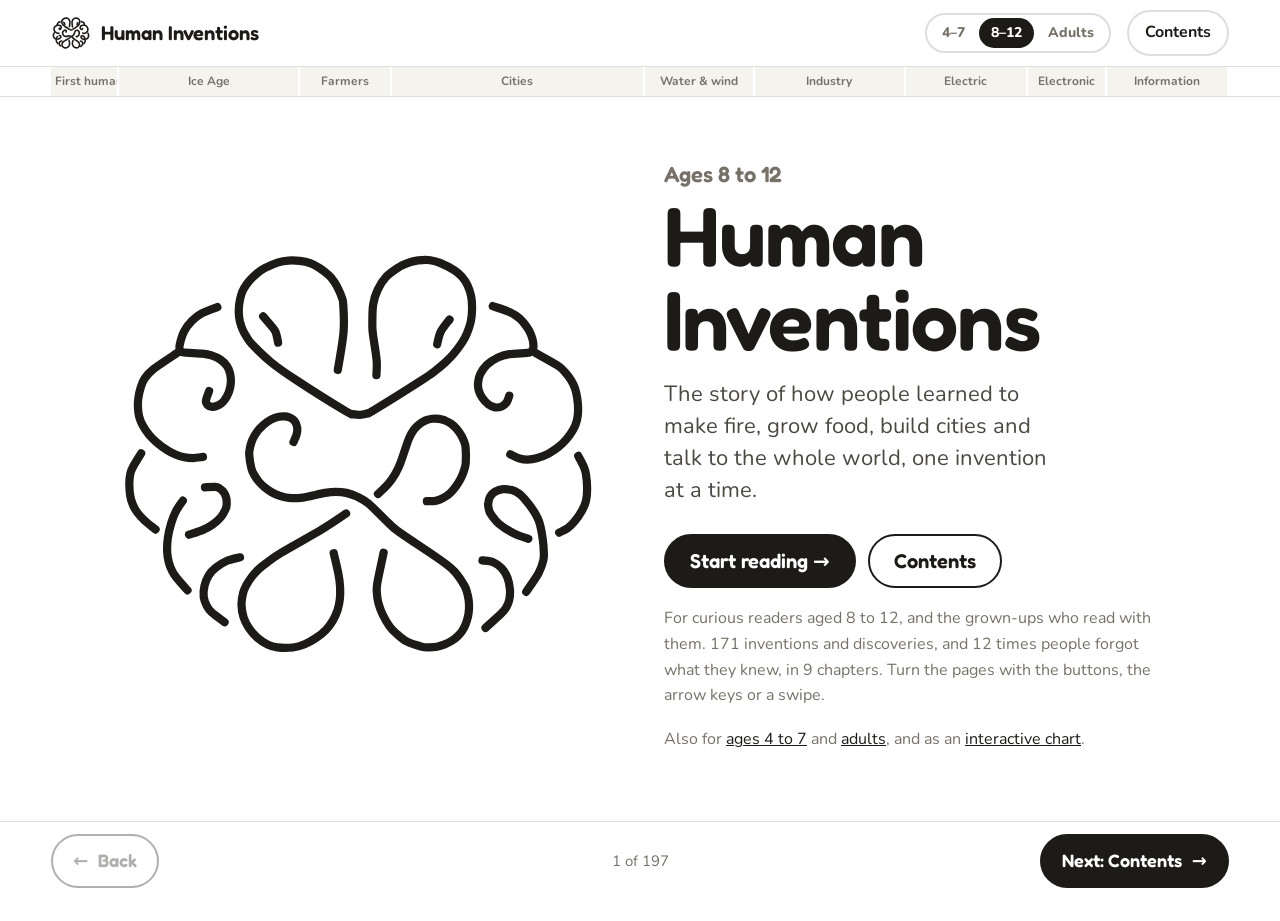
<file: story/index.html>
<!DOCTYPE html>
<html lang="en">
<head>
<meta charset="utf-8">
<title>Human Inventions: the story</title>
<meta name="viewport" content="width=device-width, initial-scale=1">
<meta property="og:type" content="website">
<meta property="og:title" content="Human Inventions: the story">
<meta property="og:description" content="The story of human inventions in time order, from the first stone tool to AI, for readers aged 8 to 12.">
<meta property="og:url" content="https://y87cbw5jrm-svg.github.io/human-inventions/">
<meta property="og:image" content="https://y87cbw5jrm-svg.github.io/human-inventions/story/og.png">
<link rel="canonical" href="https://y87cbw5jrm-svg.github.io/human-inventions/">
<!-- The ages 8 to 12 book moved to the home page; keep old links (including #page) working. -->
<script>location.replace('../' + location.hash);</script>
<meta http-equiv="refresh" content="0; url=../">
</head>
<body>
<p>The book has moved to the <a href="../">Human Inventions home page</a>.</p>
</body>
</html>
</file>
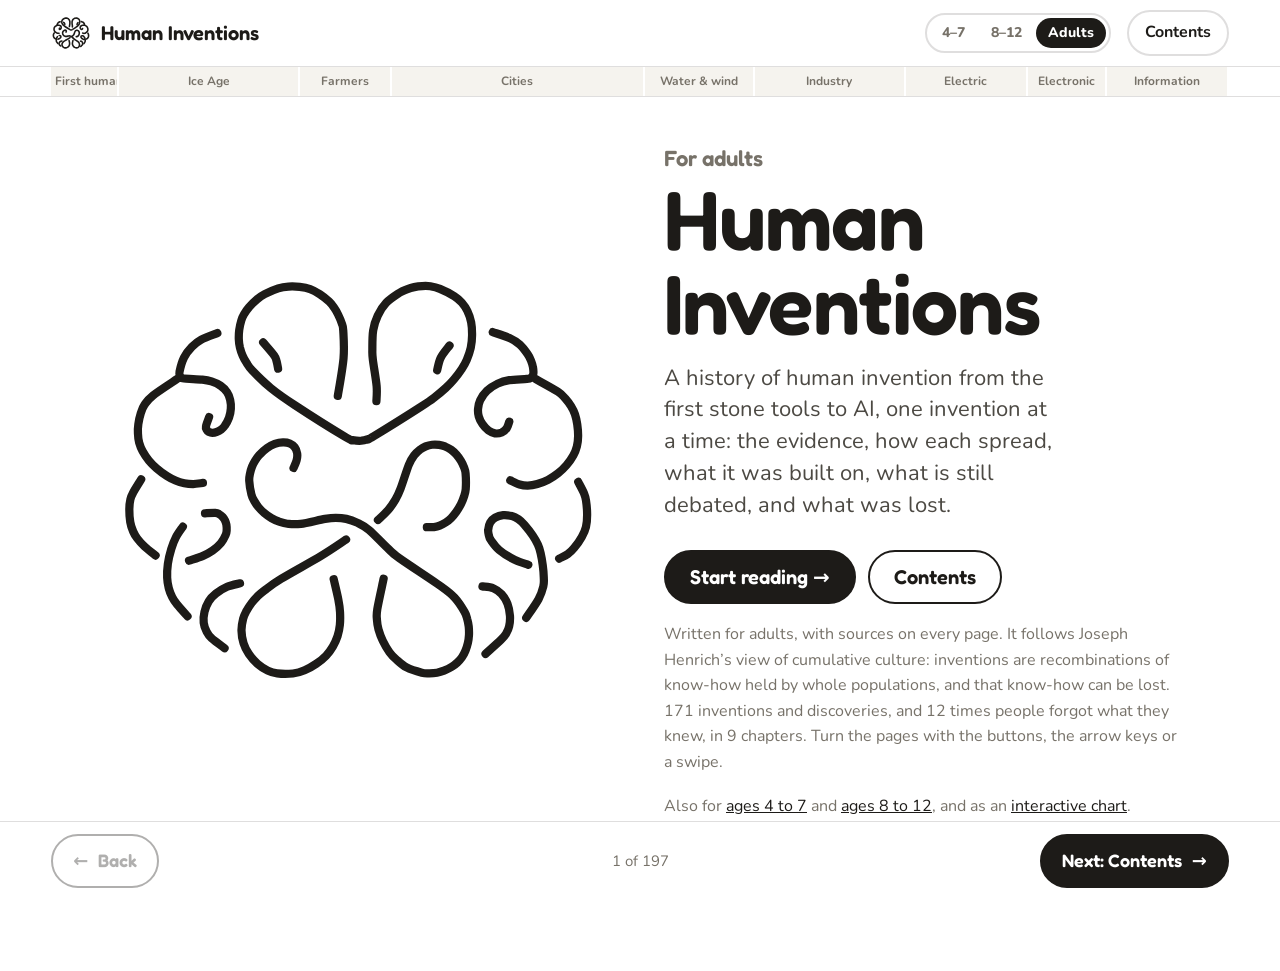
<file: story/adults/index.html>
<!DOCTYPE html>
<html lang="en">
<head>
<meta charset="utf-8">
<meta name="viewport" content="width=device-width, initial-scale=1">
<title>Human Inventions: the story for adults</title>
<meta name="description" content="A history of human invention for adults: 197 illustrated pages from the first stone tools to AI, with the evidence, open debates and sources, told through cumulative culture.">
<meta property="og:type" content="website">
<meta property="og:title" content="Human Inventions: the story for adults">
<meta property="og:description" content="The history of human invention from the first stone tools to AI, for adults, with sources on every page.">
<meta property="og:url" content="https://y87cbw5jrm-svg.github.io/human-inventions/story/adults/">
<meta property="og:image" content="https://y87cbw5jrm-svg.github.io/human-inventions/story/og-adults.png">
<meta name="twitter:card" content="summary_large_image">
<link rel="icon" href="../../logo.svg" type="image/svg+xml">
<link rel="preconnect" href="https://fonts.googleapis.com">
<link rel="preconnect" href="https://fonts.gstatic.com" crossorigin>
<link rel="stylesheet" href="https://fonts.googleapis.com/css2?family=Fredoka:wght@500;600&family=Nunito:wght@400;600;700;800&display=swap">
<link rel="stylesheet" href="../story.css">
</head>
<body>
<svg width="0" height="0" style="position:absolute" aria-hidden="true"><defs><g id="brand-mark"><path d="M761.0 142.0C766.4 143.9 784.6 149.4 793.4 153.4C802.2 157.5 807.7 161.1 813.6 166.3C819.5 171.6 825.1 179.6 828.7 184.9C832.4 190.1 833.8 193.9 835.5 198.1C837.2 202.3 838.5 205.9 839.1 210.2C839.8 214.4 840.4 219.9 839.7 223.4C839.0 226.8 836.9 229.2 834.9 230.8C832.8 232.4 834.3 232.3 827.3 233.0C820.3 233.8 802.5 233.9 793.1 235.4C783.6 236.9 777.8 238.7 770.6 242.1C763.4 245.6 755.4 250.5 749.7 255.9C744.0 261.3 739.3 268.6 736.5 274.4C733.6 280.3 732.9 285.8 732.4 291.0C732.0 296.3 732.3 301.0 733.8 306.0C735.2 311.0 737.9 316.4 741.1 320.9C744.2 325.4 748.7 330.2 752.7 333.2C756.7 336.1 760.9 338.0 765.2 338.7C769.4 339.3 774.5 338.6 778.3 337.0C782.1 335.3 785.6 332.4 788.0 328.9C790.5 325.4 792.2 318.1 793.0 316.0"/><path d="M226.0 144.0C220.8 146.1 203.1 152.0 194.8 156.5C186.6 160.9 182.1 164.9 176.5 170.7C170.9 176.5 165.2 183.5 161.2 191.5C157.2 199.5 153.8 212.9 152.6 218.8C151.3 224.7 152.6 224.9 153.6 227.1C154.5 229.2 151.2 230.5 158.4 231.7C165.6 232.9 187.4 233.2 196.8 234.2C206.1 235.2 208.5 235.8 214.5 237.9C220.4 239.9 227.2 242.7 232.3 246.2C237.4 249.7 241.8 254.3 244.9 258.9C248.0 263.4 249.7 268.2 250.9 273.5C252.1 278.8 252.6 284.8 252.2 290.6C251.9 296.3 250.6 302.6 248.7 308.1C246.7 313.6 243.2 319.9 240.6 323.7C238.1 327.6 236.2 329.1 233.6 331.1C231.0 333.1 228.1 334.8 225.1 335.9C222.2 337.0 218.8 337.7 216.2 337.7C213.6 337.7 211.3 336.9 209.5 335.9C207.6 335.0 206.3 333.6 205.4 331.8C204.4 329.9 203.1 329.1 203.9 325.0C204.6 320.8 209.0 310.0 210.0 307.0"/><path d="M315.0 162.0C318.5 166.2 331.8 181.1 336.2 187.2C340.5 193.3 339.8 194.3 341.1 198.6C342.4 202.9 343.5 210.6 344.0 213.0"/><path d="M677.0 168.0C674.1 172.0 663.8 183.9 659.8 191.9C655.8 199.9 654.1 212.0 653.0 216.0"/><path d="M460.0 266.0C461.9 253.8 469.3 214.0 471.1 192.9C472.9 171.8 471.2 150.5 470.6 139.2C470.0 127.9 469.3 130.1 467.6 124.9C465.9 119.7 463.0 113.0 460.5 107.9C458.1 102.9 455.8 98.7 452.8 94.5C449.9 90.3 447.7 87.0 443.1 82.7C438.5 78.4 431.3 72.6 425.1 68.5C419.0 64.5 412.7 60.8 406.2 58.4C399.6 56.0 393.0 54.9 386.0 54.1C379.0 53.3 371.0 53.0 364.1 53.5C357.1 54.0 352.0 54.6 344.3 57.1C336.6 59.5 324.8 64.8 317.9 68.3C311.1 71.8 308.3 74.0 303.3 78.1C298.3 82.3 292.1 88.5 287.9 93.2C283.8 98.0 280.9 102.2 278.3 106.5C275.8 110.9 274.2 114.0 272.6 119.2C271.0 124.5 269.3 131.9 268.5 138.0C267.7 144.1 267.5 150.4 267.7 156.0C267.9 161.6 268.6 166.4 269.8 171.7C271.1 176.9 272.9 182.6 275.1 187.6C277.2 192.6 279.5 196.8 282.7 201.7C285.9 206.6 286.2 208.8 294.1 217.0C302.0 225.2 316.2 239.6 330.0 250.8C343.8 262.0 352.8 268.4 376.8 284.1C400.8 299.9 455.0 334.0 474.0 345.3C493.1 356.6 485.7 350.7 491.0 352.0C496.3 353.3 501.4 353.2 505.8 353.0C510.1 352.7 513.2 351.8 517.2 350.3C521.1 348.9 512.2 355.0 529.7 344.3C547.2 333.7 602.2 299.3 622.1 286.5C642.1 273.7 641.3 273.7 649.3 267.6C657.2 261.6 663.7 256.0 669.8 250.4C675.8 244.7 680.5 239.9 685.6 233.8C690.8 227.7 696.6 220.1 700.8 213.7C704.9 207.4 707.6 202.7 710.5 195.9C713.4 189.1 716.4 180.8 718.2 172.8C719.9 164.8 720.7 156.4 720.8 148.0C720.9 139.7 720.5 130.6 719.0 122.8C717.5 114.9 714.8 107.4 711.7 101.0C708.7 94.7 705.1 89.5 700.9 84.7C696.6 79.9 693.4 76.7 686.3 72.2C679.2 67.8 666.1 61.3 658.4 58.1C650.6 54.9 645.5 54.0 639.7 53.0C634.0 52.1 629.2 52.3 624.0 52.6C618.8 52.8 613.3 53.5 608.3 54.6C603.3 55.6 598.9 57.0 594.1 58.8C589.3 60.7 586.3 61.4 579.5 65.8C572.8 70.2 560.8 77.9 553.8 85.2C546.8 92.6 541.8 101.1 537.6 110.0C533.4 118.9 530.4 127.7 528.7 138.7C526.9 149.7 527.2 166.5 527.1 176.0C527.0 185.5 526.7 183.9 528.1 195.6C529.5 207.4 534.2 233.4 535.4 246.8C536.5 260.2 535.1 271.1 535.0 276.0"/><path d="M374.0 406.0C375.0 403.4 379.1 394.9 380.2 390.1C381.4 385.4 381.6 381.3 381.0 377.3C380.3 373.2 378.7 368.9 376.3 365.7C373.9 362.6 370.5 360.1 366.7 358.5C362.9 356.9 358.2 356.1 353.3 356.3C348.4 356.4 342.6 357.5 337.5 359.3C332.3 361.2 327.3 363.9 322.3 367.4C317.4 370.9 311.7 376.3 307.8 380.4C304.0 384.6 301.5 388.2 299.1 392.1C296.7 396.0 294.8 399.8 293.2 403.8C291.6 407.9 290.4 412.0 289.5 416.6C288.7 421.1 287.5 424.2 288.0 431.1C288.4 437.9 290.5 451.1 292.2 457.6C293.8 464.2 295.6 466.2 297.9 470.3C300.2 474.4 302.8 478.3 306.0 482.2C309.3 486.1 313.2 490.1 317.4 493.7C321.5 497.2 326.3 500.5 331.1 503.3C335.9 506.1 341.1 508.4 346.2 510.3C351.4 512.1 355.0 513.5 362.0 514.3C369.0 515.0 375.8 516.1 388.0 514.5C400.2 512.9 423.7 506.8 435.1 504.8C446.4 502.9 449.2 502.7 456.1 502.7C463.0 502.7 469.6 503.2 476.5 504.8C483.4 506.3 490.1 508.5 497.4 512.1C504.7 515.7 510.6 518.1 520.3 526.2C530.1 534.4 546.1 551.9 556.0 561.0C565.9 570.2 561.6 568.3 579.4 581.1C597.2 593.8 644.7 624.6 662.8 637.6C680.9 650.6 680.7 651.1 687.9 659.0C695.2 667.0 702.3 678.7 706.2 685.5C710.1 692.2 710.1 694.7 711.4 699.5C712.8 704.2 713.7 708.9 714.3 714.0C714.8 719.1 715.0 724.7 714.8 730.0C714.5 735.3 713.8 740.7 712.7 745.8C711.5 750.9 709.9 756.0 708.0 760.7C706.1 765.3 703.8 769.7 701.2 773.6C698.5 777.5 695.3 781.0 692.0 784.0C688.7 787.1 685.7 789.5 681.4 792.1C677.1 794.7 671.0 797.7 666.3 799.6C661.5 801.5 657.5 802.7 652.7 803.6C648.0 804.4 642.9 804.7 638.0 804.7C633.0 804.7 630.5 805.4 623.1 803.5C615.7 801.6 601.9 797.7 593.7 793.4C585.4 789.2 579.1 782.9 573.6 778.0C568.1 773.1 564.9 770.1 560.5 764.0C556.1 757.9 550.9 748.8 547.3 741.4C543.7 734.0 540.9 726.2 539.0 719.4C537.1 712.7 536.4 707.4 536.0 700.8C535.6 694.3 534.6 693.3 536.7 680.0C538.9 666.7 547.0 630.8 549.0 621.0"/><path d="M78.0 428.0C75.5 432.2 66.3 446.5 62.8 453.0C59.3 459.5 58.4 461.4 57.1 466.9C55.8 472.4 55.1 478.7 55.0 486.0C55.0 493.4 55.6 503.6 56.8 510.8C58.0 518.1 60.2 524.0 62.5 529.3C64.7 534.6 66.6 537.8 70.3 542.7C74.0 547.6 78.6 553.0 84.6 558.5C90.5 564.1 102.4 573.1 106.0 576.0"/><path d="M795.0 430.0C798.0 431.3 807.6 436.4 813.2 438.1C818.9 439.8 823.2 440.4 828.9 440.3C834.6 440.1 841.0 439.0 847.6 437.1C854.2 435.2 861.7 432.4 868.4 428.9C875.1 425.5 881.9 421.0 887.8 416.3C893.8 411.6 899.4 406.2 904.3 400.5C909.2 394.8 914.0 388.1 917.4 381.9C920.7 375.8 922.9 369.9 924.5 363.6C926.1 357.3 926.7 351.1 926.8 344.0C926.9 336.9 926.1 328.2 925.1 321.1C924.1 314.1 922.7 307.6 920.7 301.7C918.7 295.9 916.1 291.1 913.0 286.0C909.9 280.9 906.2 275.9 901.9 271.1C897.6 266.4 897.0 264.0 887.4 257.7C877.7 251.3 851.2 237.1 844.0 233.0"/><path d="M927.0 433.0C928.8 436.6 935.5 448.7 938.1 454.8C940.6 460.8 941.1 462.1 942.1 469.1C943.2 476.1 944.3 488.4 944.3 497.0C944.3 505.6 943.8 513.3 942.0 520.4C940.3 527.6 937.7 533.2 933.9 540.0C930.1 546.8 923.7 555.8 919.1 561.3C914.6 566.9 911.4 569.8 906.5 573.3C901.6 576.7 892.7 580.5 890.0 582.0"/><path d="M198.0 435.0C194.8 435.3 184.9 437.0 178.9 437.1C172.8 437.1 167.4 436.6 161.7 435.5C156.0 434.4 150.3 432.7 144.7 430.3C139.1 428.0 134.1 425.4 128.0 421.5C121.8 417.5 113.8 411.6 108.0 406.6C102.2 401.7 97.6 397.1 93.1 391.6C88.6 386.1 84.1 379.5 80.9 373.6C77.8 367.8 75.7 362.3 74.1 356.6C72.6 350.8 72.0 344.9 71.8 339.0C71.5 333.1 71.5 327.6 72.5 321.0C73.4 314.4 75.4 305.5 77.4 299.2C79.4 293.0 80.5 289.1 84.4 283.4C88.4 277.7 90.5 273.4 101.1 265.0C111.7 256.6 140.2 238.3 148.0 233.0"/><path d="M202.0 494.0C205.4 493.8 217.5 492.7 222.1 493.0C226.7 493.3 227.4 494.5 229.7 495.8C232.1 497.1 234.3 498.9 236.1 500.8C237.9 502.7 239.4 504.9 240.7 507.5C241.9 510.1 243.0 513.1 243.6 516.3C244.1 519.5 244.3 523.4 244.1 526.7C243.9 530.0 244.1 531.7 242.2 535.9C240.4 540.1 237.2 546.7 232.9 551.8C228.6 556.9 222.4 562.4 216.6 566.6C210.8 570.7 205.7 573.4 198.1 576.6C190.5 579.9 175.5 584.4 171.0 586.0"/><path d="M538.0 507.0C541.3 503.8 551.9 494.6 557.6 487.9C563.3 481.2 568.1 473.9 572.2 466.9C576.3 459.9 577.7 457.0 582.0 445.8C586.3 434.6 593.6 410.5 598.0 399.6C602.5 388.8 605.4 385.5 608.9 380.7C612.5 375.8 615.7 373.4 619.3 370.6C623.0 367.9 626.7 365.7 630.7 364.0C634.7 362.4 638.8 361.3 643.1 360.8C647.4 360.3 652.4 360.5 656.7 361.0C660.9 361.6 664.4 362.6 668.3 364.1C672.2 365.7 676.2 367.8 679.8 370.4C683.5 373.0 687.0 376.2 690.2 379.7C693.3 383.3 696.5 387.6 698.9 391.6C701.3 395.5 703.1 399.4 704.7 403.5C706.2 407.7 707.5 409.2 708.2 416.5C708.8 423.7 709.0 439.3 708.5 446.9C707.9 454.5 706.5 457.2 704.9 462.1C703.4 466.9 701.7 471.2 699.2 476.1C696.7 480.9 693.2 486.8 690.1 491.3C686.9 495.9 683.5 499.9 680.2 503.2C676.8 506.6 673.6 509.2 669.9 511.6C666.2 514.0 661.7 516.3 657.9 517.8C654.0 519.4 650.9 520.1 646.7 520.7C642.6 521.2 635.3 520.9 633.0 521.0"/><path d="M159.0 520.0C156.7 523.5 149.2 533.5 145.4 540.7C141.7 547.9 139.1 554.6 136.5 563.2C133.9 571.7 131.2 582.7 129.9 592.0C128.6 601.3 128.2 611.0 128.5 618.9C128.8 626.8 130.0 633.0 131.6 639.3C133.2 645.6 135.6 651.6 138.3 656.9C140.9 662.2 142.7 664.8 147.7 671.0C152.6 677.2 164.6 690.2 168.0 694.0"/><path d="M476.0 545.0C468.0 550.2 448.9 563.7 427.9 576.4C406.9 589.1 368.4 609.9 350.0 621.2C331.7 632.4 325.4 638.0 317.7 643.7C309.9 649.4 307.9 651.4 303.7 655.5C299.5 659.7 295.9 663.8 292.4 668.5C288.9 673.2 285.2 678.8 282.5 683.8C279.8 688.9 277.7 692.4 276.1 698.8C274.5 705.2 272.7 714.1 272.9 722.0C273.0 730.0 274.5 738.9 276.9 746.4C279.2 753.9 282.6 760.4 287.1 767.1C291.6 773.8 297.9 781.0 304.0 786.4C310.1 791.8 317.6 796.3 323.9 799.5C330.3 802.6 334.1 804.1 342.2 805.0C350.4 806.0 364.0 806.1 372.9 805.1C381.8 804.0 388.0 802.0 395.5 798.8C403.1 795.7 411.3 790.9 418.2 786.2C425.1 781.6 431.6 776.2 437.0 770.7C442.3 765.1 446.6 759.3 450.3 752.9C454.1 746.6 457.2 739.6 459.5 732.6C461.7 725.5 463.2 718.5 464.0 710.7C464.8 703.0 464.7 694.2 464.3 686.0C463.8 677.8 463.1 672.1 461.0 661.4C459.0 650.8 453.5 628.6 452.0 622.0"/><path d="M270.0 630.0C265.8 631.1 252.8 633.4 245.0 636.7C237.2 640.0 229.2 645.2 223.3 649.9C217.4 654.6 213.1 658.8 209.4 664.7C205.7 670.7 202.6 678.5 201.0 685.4C199.3 692.4 198.8 700.0 199.5 706.5C200.2 713.0 202.8 719.4 205.4 724.4C207.9 729.4 209.2 731.5 214.9 736.8C220.7 742.0 235.8 752.8 240.0 756.0"/><path d="M741.0 636.0C744.5 636.6 755.8 637.1 761.9 639.5C768.1 642.0 773.4 645.8 778.0 650.8C782.6 655.8 786.8 662.7 789.6 669.7C792.3 676.7 793.8 685.7 794.4 693.0C794.9 700.3 794.1 707.6 792.8 713.5C791.6 719.3 789.4 723.6 786.7 728.1C784.0 732.5 783.2 733.7 776.5 740.2C769.9 746.6 751.9 762.5 747.0 767.0"/><path d="M830.0 594.0C825.7 592.4 813.3 589.4 803.9 584.6C794.5 579.9 781.5 571.9 773.7 565.4C765.9 559.0 760.4 550.5 757.0 545.7C753.6 540.8 754.1 539.5 753.3 536.3C752.4 533.0 751.6 530.1 752.1 526.1C752.5 522.1 753.6 516.0 755.9 512.1C758.2 508.1 761.4 504.8 765.6 502.4C769.8 500.0 775.6 498.1 781.1 497.6C786.5 497.1 793.3 498.1 798.2 499.4C803.2 500.6 806.6 502.5 810.7 505.4C814.8 508.2 818.1 511.2 822.8 516.5C827.4 521.8 834.3 530.5 838.6 537.0C843.0 543.4 846.2 549.5 848.8 555.2C851.3 560.8 852.3 564.4 853.9 571.0C855.4 577.6 857.1 586.8 858.1 594.8C859.2 602.7 859.9 611.8 860.1 618.7C860.2 625.6 860.9 628.9 859.2 635.9C857.5 643.0 855.4 650.6 849.9 660.8C844.3 671.0 830.0 691.0 826.0 697.0"/></g></defs></svg>
<header class="bar">
  <a class="brand" href="#start" aria-label="Human Inventions, back to the cover">
    <svg viewBox="0 0 1000 859" aria-hidden="true"><use href="#brand-mark"/></svg>
    <span>Human Inventions</span>
  </a>
  <p class="where" id="where"></p>
  <a class="tocbtn" href="#contents">Contents</a>
</header>
<div class="ribbon" id="ribbon" aria-label="Where this page is in history"></div>
<main id="book" tabindex="-1"></main>
<nav class="pager" id="pager" aria-label="Turn the page"></nav>
<script>window.LEVEL = 'adults'; window.STORY_ROOT = '../';</script>
<script src="../../data.js"></script>
<script src="../art.js"></script>
<script src="../text/adults-1.js"></script>
<script src="../text/adults-2.js"></script>
<script src="../text/adults-3.js"></script>
<script src="../text/adults-4.js"></script>
<script src="../text/adults-5.js"></script>
<script src="../photos/photos.js"></script>
<script src="../story.js"></script>
</body>
</html>
</file>
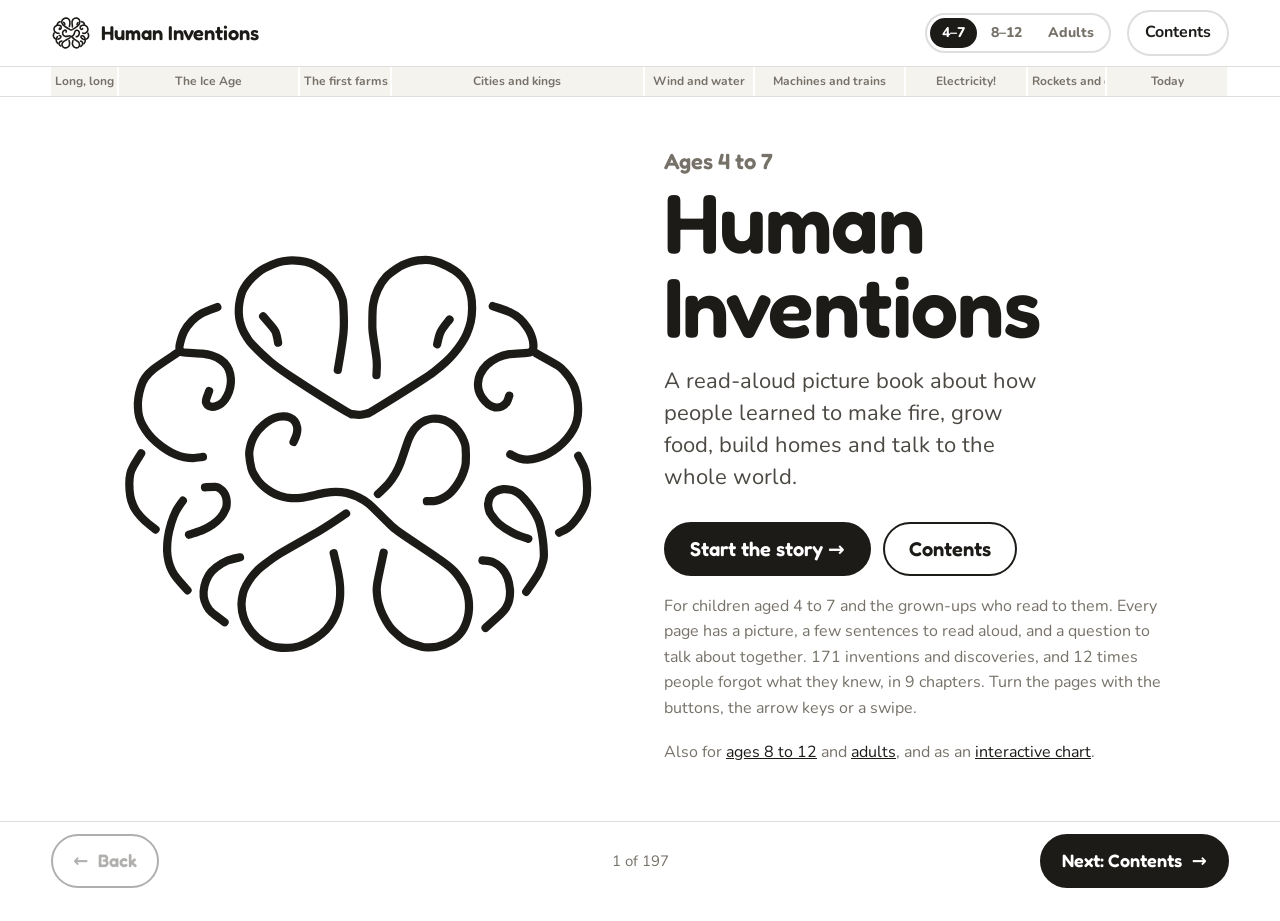
<file: story/little/index.html>
<!DOCTYPE html>
<html lang="en">
<head>
<meta charset="utf-8">
<meta name="viewport" content="width=device-width, initial-scale=1">
<title>Human Inventions: a read-aloud picture book</title>
<meta name="description" content="A read-aloud picture book for children aged 4 to 7: the story of human inventions, from the first fire to today, one simple page at a time.">
<meta property="og:type" content="website">
<meta property="og:title" content="Human Inventions: a read-aloud picture book">
<meta property="og:description" content="A read-aloud picture book of human inventions for children aged 4 to 7.">
<meta property="og:url" content="https://y87cbw5jrm-svg.github.io/human-inventions/story/little/">
<meta property="og:image" content="https://y87cbw5jrm-svg.github.io/human-inventions/story/og-little.png">
<meta name="twitter:card" content="summary_large_image">
<link rel="icon" href="../../logo.svg" type="image/svg+xml">
<link rel="preconnect" href="https://fonts.googleapis.com">
<link rel="preconnect" href="https://fonts.gstatic.com" crossorigin>
<link rel="stylesheet" href="https://fonts.googleapis.com/css2?family=Fredoka:wght@500;600&family=Nunito:wght@400;600;700;800&display=swap">
<link rel="stylesheet" href="../story.css">
</head>
<body>
<svg width="0" height="0" style="position:absolute" aria-hidden="true"><defs><g id="brand-mark"><path d="M761.0 142.0C766.4 143.9 784.6 149.4 793.4 153.4C802.2 157.5 807.7 161.1 813.6 166.3C819.5 171.6 825.1 179.6 828.7 184.9C832.4 190.1 833.8 193.9 835.5 198.1C837.2 202.3 838.5 205.9 839.1 210.2C839.8 214.4 840.4 219.9 839.7 223.4C839.0 226.8 836.9 229.2 834.9 230.8C832.8 232.4 834.3 232.3 827.3 233.0C820.3 233.8 802.5 233.9 793.1 235.4C783.6 236.9 777.8 238.7 770.6 242.1C763.4 245.6 755.4 250.5 749.7 255.9C744.0 261.3 739.3 268.6 736.5 274.4C733.6 280.3 732.9 285.8 732.4 291.0C732.0 296.3 732.3 301.0 733.8 306.0C735.2 311.0 737.9 316.4 741.1 320.9C744.2 325.4 748.7 330.2 752.7 333.2C756.7 336.1 760.9 338.0 765.2 338.7C769.4 339.3 774.5 338.6 778.3 337.0C782.1 335.3 785.6 332.4 788.0 328.9C790.5 325.4 792.2 318.1 793.0 316.0"/><path d="M226.0 144.0C220.8 146.1 203.1 152.0 194.8 156.5C186.6 160.9 182.1 164.9 176.5 170.7C170.9 176.5 165.2 183.5 161.2 191.5C157.2 199.5 153.8 212.9 152.6 218.8C151.3 224.7 152.6 224.9 153.6 227.1C154.5 229.2 151.2 230.5 158.4 231.7C165.6 232.9 187.4 233.2 196.8 234.2C206.1 235.2 208.5 235.8 214.5 237.9C220.4 239.9 227.2 242.7 232.3 246.2C237.4 249.7 241.8 254.3 244.9 258.9C248.0 263.4 249.7 268.2 250.9 273.5C252.1 278.8 252.6 284.8 252.2 290.6C251.9 296.3 250.6 302.6 248.7 308.1C246.7 313.6 243.2 319.9 240.6 323.7C238.1 327.6 236.2 329.1 233.6 331.1C231.0 333.1 228.1 334.8 225.1 335.9C222.2 337.0 218.8 337.7 216.2 337.7C213.6 337.7 211.3 336.9 209.5 335.9C207.6 335.0 206.3 333.6 205.4 331.8C204.4 329.9 203.1 329.1 203.9 325.0C204.6 320.8 209.0 310.0 210.0 307.0"/><path d="M315.0 162.0C318.5 166.2 331.8 181.1 336.2 187.2C340.5 193.3 339.8 194.3 341.1 198.6C342.4 202.9 343.5 210.6 344.0 213.0"/><path d="M677.0 168.0C674.1 172.0 663.8 183.9 659.8 191.9C655.8 199.9 654.1 212.0 653.0 216.0"/><path d="M460.0 266.0C461.9 253.8 469.3 214.0 471.1 192.9C472.9 171.8 471.2 150.5 470.6 139.2C470.0 127.9 469.3 130.1 467.6 124.9C465.9 119.7 463.0 113.0 460.5 107.9C458.1 102.9 455.8 98.7 452.8 94.5C449.9 90.3 447.7 87.0 443.1 82.7C438.5 78.4 431.3 72.6 425.1 68.5C419.0 64.5 412.7 60.8 406.2 58.4C399.6 56.0 393.0 54.9 386.0 54.1C379.0 53.3 371.0 53.0 364.1 53.5C357.1 54.0 352.0 54.6 344.3 57.1C336.6 59.5 324.8 64.8 317.9 68.3C311.1 71.8 308.3 74.0 303.3 78.1C298.3 82.3 292.1 88.5 287.9 93.2C283.8 98.0 280.9 102.2 278.3 106.5C275.8 110.9 274.2 114.0 272.6 119.2C271.0 124.5 269.3 131.9 268.5 138.0C267.7 144.1 267.5 150.4 267.7 156.0C267.9 161.6 268.6 166.4 269.8 171.7C271.1 176.9 272.9 182.6 275.1 187.6C277.2 192.6 279.5 196.8 282.7 201.7C285.9 206.6 286.2 208.8 294.1 217.0C302.0 225.2 316.2 239.6 330.0 250.8C343.8 262.0 352.8 268.4 376.8 284.1C400.8 299.9 455.0 334.0 474.0 345.3C493.1 356.6 485.7 350.7 491.0 352.0C496.3 353.3 501.4 353.2 505.8 353.0C510.1 352.7 513.2 351.8 517.2 350.3C521.1 348.9 512.2 355.0 529.7 344.3C547.2 333.7 602.2 299.3 622.1 286.5C642.1 273.7 641.3 273.7 649.3 267.6C657.2 261.6 663.7 256.0 669.8 250.4C675.8 244.7 680.5 239.9 685.6 233.8C690.8 227.7 696.6 220.1 700.8 213.7C704.9 207.4 707.6 202.7 710.5 195.9C713.4 189.1 716.4 180.8 718.2 172.8C719.9 164.8 720.7 156.4 720.8 148.0C720.9 139.7 720.5 130.6 719.0 122.8C717.5 114.9 714.8 107.4 711.7 101.0C708.7 94.7 705.1 89.5 700.9 84.7C696.6 79.9 693.4 76.7 686.3 72.2C679.2 67.8 666.1 61.3 658.4 58.1C650.6 54.9 645.5 54.0 639.7 53.0C634.0 52.1 629.2 52.3 624.0 52.6C618.8 52.8 613.3 53.5 608.3 54.6C603.3 55.6 598.9 57.0 594.1 58.8C589.3 60.7 586.3 61.4 579.5 65.8C572.8 70.2 560.8 77.9 553.8 85.2C546.8 92.6 541.8 101.1 537.6 110.0C533.4 118.9 530.4 127.7 528.7 138.7C526.9 149.7 527.2 166.5 527.1 176.0C527.0 185.5 526.7 183.9 528.1 195.6C529.5 207.4 534.2 233.4 535.4 246.8C536.5 260.2 535.1 271.1 535.0 276.0"/><path d="M374.0 406.0C375.0 403.4 379.1 394.9 380.2 390.1C381.4 385.4 381.6 381.3 381.0 377.3C380.3 373.2 378.7 368.9 376.3 365.7C373.9 362.6 370.5 360.1 366.7 358.5C362.9 356.9 358.2 356.1 353.3 356.3C348.4 356.4 342.6 357.5 337.5 359.3C332.3 361.2 327.3 363.9 322.3 367.4C317.4 370.9 311.7 376.3 307.8 380.4C304.0 384.6 301.5 388.2 299.1 392.1C296.7 396.0 294.8 399.8 293.2 403.8C291.6 407.9 290.4 412.0 289.5 416.6C288.7 421.1 287.5 424.2 288.0 431.1C288.4 437.9 290.5 451.1 292.2 457.6C293.8 464.2 295.6 466.2 297.9 470.3C300.2 474.4 302.8 478.3 306.0 482.2C309.3 486.1 313.2 490.1 317.4 493.7C321.5 497.2 326.3 500.5 331.1 503.3C335.9 506.1 341.1 508.4 346.2 510.3C351.4 512.1 355.0 513.5 362.0 514.3C369.0 515.0 375.8 516.1 388.0 514.5C400.2 512.9 423.7 506.8 435.1 504.8C446.4 502.9 449.2 502.7 456.1 502.7C463.0 502.7 469.6 503.2 476.5 504.8C483.4 506.3 490.1 508.5 497.4 512.1C504.7 515.7 510.6 518.1 520.3 526.2C530.1 534.4 546.1 551.9 556.0 561.0C565.9 570.2 561.6 568.3 579.4 581.1C597.2 593.8 644.7 624.6 662.8 637.6C680.9 650.6 680.7 651.1 687.9 659.0C695.2 667.0 702.3 678.7 706.2 685.5C710.1 692.2 710.1 694.7 711.4 699.5C712.8 704.2 713.7 708.9 714.3 714.0C714.8 719.1 715.0 724.7 714.8 730.0C714.5 735.3 713.8 740.7 712.7 745.8C711.5 750.9 709.9 756.0 708.0 760.7C706.1 765.3 703.8 769.7 701.2 773.6C698.5 777.5 695.3 781.0 692.0 784.0C688.7 787.1 685.7 789.5 681.4 792.1C677.1 794.7 671.0 797.7 666.3 799.6C661.5 801.5 657.5 802.7 652.7 803.6C648.0 804.4 642.9 804.7 638.0 804.7C633.0 804.7 630.5 805.4 623.1 803.5C615.7 801.6 601.9 797.7 593.7 793.4C585.4 789.2 579.1 782.9 573.6 778.0C568.1 773.1 564.9 770.1 560.5 764.0C556.1 757.9 550.9 748.8 547.3 741.4C543.7 734.0 540.9 726.2 539.0 719.4C537.1 712.7 536.4 707.4 536.0 700.8C535.6 694.3 534.6 693.3 536.7 680.0C538.9 666.7 547.0 630.8 549.0 621.0"/><path d="M78.0 428.0C75.5 432.2 66.3 446.5 62.8 453.0C59.3 459.5 58.4 461.4 57.1 466.9C55.8 472.4 55.1 478.7 55.0 486.0C55.0 493.4 55.6 503.6 56.8 510.8C58.0 518.1 60.2 524.0 62.5 529.3C64.7 534.6 66.6 537.8 70.3 542.7C74.0 547.6 78.6 553.0 84.6 558.5C90.5 564.1 102.4 573.1 106.0 576.0"/><path d="M795.0 430.0C798.0 431.3 807.6 436.4 813.2 438.1C818.9 439.8 823.2 440.4 828.9 440.3C834.6 440.1 841.0 439.0 847.6 437.1C854.2 435.2 861.7 432.4 868.4 428.9C875.1 425.5 881.9 421.0 887.8 416.3C893.8 411.6 899.4 406.2 904.3 400.5C909.2 394.8 914.0 388.1 917.4 381.9C920.7 375.8 922.9 369.9 924.5 363.6C926.1 357.3 926.7 351.1 926.8 344.0C926.9 336.9 926.1 328.2 925.1 321.1C924.1 314.1 922.7 307.6 920.7 301.7C918.7 295.9 916.1 291.1 913.0 286.0C909.9 280.9 906.2 275.9 901.9 271.1C897.6 266.4 897.0 264.0 887.4 257.7C877.7 251.3 851.2 237.1 844.0 233.0"/><path d="M927.0 433.0C928.8 436.6 935.5 448.7 938.1 454.8C940.6 460.8 941.1 462.1 942.1 469.1C943.2 476.1 944.3 488.4 944.3 497.0C944.3 505.6 943.8 513.3 942.0 520.4C940.3 527.6 937.7 533.2 933.9 540.0C930.1 546.8 923.7 555.8 919.1 561.3C914.6 566.9 911.4 569.8 906.5 573.3C901.6 576.7 892.7 580.5 890.0 582.0"/><path d="M198.0 435.0C194.8 435.3 184.9 437.0 178.9 437.1C172.8 437.1 167.4 436.6 161.7 435.5C156.0 434.4 150.3 432.7 144.7 430.3C139.1 428.0 134.1 425.4 128.0 421.5C121.8 417.5 113.8 411.6 108.0 406.6C102.2 401.7 97.6 397.1 93.1 391.6C88.6 386.1 84.1 379.5 80.9 373.6C77.8 367.8 75.7 362.3 74.1 356.6C72.6 350.8 72.0 344.9 71.8 339.0C71.5 333.1 71.5 327.6 72.5 321.0C73.4 314.4 75.4 305.5 77.4 299.2C79.4 293.0 80.5 289.1 84.4 283.4C88.4 277.7 90.5 273.4 101.1 265.0C111.7 256.6 140.2 238.3 148.0 233.0"/><path d="M202.0 494.0C205.4 493.8 217.5 492.7 222.1 493.0C226.7 493.3 227.4 494.5 229.7 495.8C232.1 497.1 234.3 498.9 236.1 500.8C237.9 502.7 239.4 504.9 240.7 507.5C241.9 510.1 243.0 513.1 243.6 516.3C244.1 519.5 244.3 523.4 244.1 526.7C243.9 530.0 244.1 531.7 242.2 535.9C240.4 540.1 237.2 546.7 232.9 551.8C228.6 556.9 222.4 562.4 216.6 566.6C210.8 570.7 205.7 573.4 198.1 576.6C190.5 579.9 175.5 584.4 171.0 586.0"/><path d="M538.0 507.0C541.3 503.8 551.9 494.6 557.6 487.9C563.3 481.2 568.1 473.9 572.2 466.9C576.3 459.9 577.7 457.0 582.0 445.8C586.3 434.6 593.6 410.5 598.0 399.6C602.5 388.8 605.4 385.5 608.9 380.7C612.5 375.8 615.7 373.4 619.3 370.6C623.0 367.9 626.7 365.7 630.7 364.0C634.7 362.4 638.8 361.3 643.1 360.8C647.4 360.3 652.4 360.5 656.7 361.0C660.9 361.6 664.4 362.6 668.3 364.1C672.2 365.7 676.2 367.8 679.8 370.4C683.5 373.0 687.0 376.2 690.2 379.7C693.3 383.3 696.5 387.6 698.9 391.6C701.3 395.5 703.1 399.4 704.7 403.5C706.2 407.7 707.5 409.2 708.2 416.5C708.8 423.7 709.0 439.3 708.5 446.9C707.9 454.5 706.5 457.2 704.9 462.1C703.4 466.9 701.7 471.2 699.2 476.1C696.7 480.9 693.2 486.8 690.1 491.3C686.9 495.9 683.5 499.9 680.2 503.2C676.8 506.6 673.6 509.2 669.9 511.6C666.2 514.0 661.7 516.3 657.9 517.8C654.0 519.4 650.9 520.1 646.7 520.7C642.6 521.2 635.3 520.9 633.0 521.0"/><path d="M159.0 520.0C156.7 523.5 149.2 533.5 145.4 540.7C141.7 547.9 139.1 554.6 136.5 563.2C133.9 571.7 131.2 582.7 129.9 592.0C128.6 601.3 128.2 611.0 128.5 618.9C128.8 626.8 130.0 633.0 131.6 639.3C133.2 645.6 135.6 651.6 138.3 656.9C140.9 662.2 142.7 664.8 147.7 671.0C152.6 677.2 164.6 690.2 168.0 694.0"/><path d="M476.0 545.0C468.0 550.2 448.9 563.7 427.9 576.4C406.9 589.1 368.4 609.9 350.0 621.2C331.7 632.4 325.4 638.0 317.7 643.7C309.9 649.4 307.9 651.4 303.7 655.5C299.5 659.7 295.9 663.8 292.4 668.5C288.9 673.2 285.2 678.8 282.5 683.8C279.8 688.9 277.7 692.4 276.1 698.8C274.5 705.2 272.7 714.1 272.9 722.0C273.0 730.0 274.5 738.9 276.9 746.4C279.2 753.9 282.6 760.4 287.1 767.1C291.6 773.8 297.9 781.0 304.0 786.4C310.1 791.8 317.6 796.3 323.9 799.5C330.3 802.6 334.1 804.1 342.2 805.0C350.4 806.0 364.0 806.1 372.9 805.1C381.8 804.0 388.0 802.0 395.5 798.8C403.1 795.7 411.3 790.9 418.2 786.2C425.1 781.6 431.6 776.2 437.0 770.7C442.3 765.1 446.6 759.3 450.3 752.9C454.1 746.6 457.2 739.6 459.5 732.6C461.7 725.5 463.2 718.5 464.0 710.7C464.8 703.0 464.7 694.2 464.3 686.0C463.8 677.8 463.1 672.1 461.0 661.4C459.0 650.8 453.5 628.6 452.0 622.0"/><path d="M270.0 630.0C265.8 631.1 252.8 633.4 245.0 636.7C237.2 640.0 229.2 645.2 223.3 649.9C217.4 654.6 213.1 658.8 209.4 664.7C205.7 670.7 202.6 678.5 201.0 685.4C199.3 692.4 198.8 700.0 199.5 706.5C200.2 713.0 202.8 719.4 205.4 724.4C207.9 729.4 209.2 731.5 214.9 736.8C220.7 742.0 235.8 752.8 240.0 756.0"/><path d="M741.0 636.0C744.5 636.6 755.8 637.1 761.9 639.5C768.1 642.0 773.4 645.8 778.0 650.8C782.6 655.8 786.8 662.7 789.6 669.7C792.3 676.7 793.8 685.7 794.4 693.0C794.9 700.3 794.1 707.6 792.8 713.5C791.6 719.3 789.4 723.6 786.7 728.1C784.0 732.5 783.2 733.7 776.5 740.2C769.9 746.6 751.9 762.5 747.0 767.0"/><path d="M830.0 594.0C825.7 592.4 813.3 589.4 803.9 584.6C794.5 579.9 781.5 571.9 773.7 565.4C765.9 559.0 760.4 550.5 757.0 545.7C753.6 540.8 754.1 539.5 753.3 536.3C752.4 533.0 751.6 530.1 752.1 526.1C752.5 522.1 753.6 516.0 755.9 512.1C758.2 508.1 761.4 504.8 765.6 502.4C769.8 500.0 775.6 498.1 781.1 497.6C786.5 497.1 793.3 498.1 798.2 499.4C803.2 500.6 806.6 502.5 810.7 505.4C814.8 508.2 818.1 511.2 822.8 516.5C827.4 521.8 834.3 530.5 838.6 537.0C843.0 543.4 846.2 549.5 848.8 555.2C851.3 560.8 852.3 564.4 853.9 571.0C855.4 577.6 857.1 586.8 858.1 594.8C859.2 602.7 859.9 611.8 860.1 618.7C860.2 625.6 860.9 628.9 859.2 635.9C857.5 643.0 855.4 650.6 849.9 660.8C844.3 671.0 830.0 691.0 826.0 697.0"/></g></defs></svg>
<header class="bar">
  <a class="brand" href="#start" aria-label="Human Inventions, back to the cover">
    <svg viewBox="0 0 1000 859" aria-hidden="true"><use href="#brand-mark"/></svg>
    <span>Human Inventions</span>
  </a>
  <p class="where" id="where"></p>
  <a class="tocbtn" href="#contents">Contents</a>
</header>
<div class="ribbon" id="ribbon" aria-label="Where this page is in history"></div>
<main id="book" tabindex="-1"></main>
<nav class="pager" id="pager" aria-label="Turn the page"></nav>
<script>window.LEVEL = 'little'; window.STORY_ROOT = '../';</script>
<script src="../../data.js"></script>
<script src="../art.js"></script>
<script src="../text/little-a.js"></script>
<script src="../text/little-b.js"></script>
<script src="../story.js"></script>
</body>
</html>
</file>
<file: story/story.css>
/* VOICE   a learning book for children aged 8 to 12: warm, clear and curious, never babyish
   IDEA    a picture-book encyclopedia: every spread is one invention, and the pages turn in time order
   PICTURE a drawn illustration on a soft colour plate in the invention's category colour
   COLOUR  white paper and deep ink; category colours for the plates; a ribbon of all of history on top
   TYPE    Fredoka for titles, Nunito for reading
   LAYOUT  laptop: plate left, story right, big Back and Next below; phone: plate, story, pager pinned to the bottom */

:root {
  color-scheme: light;
  --paper: #ffffff; --ink: #1d1b18; --ink-2: #4c4943; --muted: #777269; --line: rgba(29, 27, 24, .14);
  --wash: #f5f3ee; --shadow: 0 10px 30px rgba(29, 27, 24, .10);
  --c-tools: #2a78d6; --c-energy: #eb6834; --c-shelter: #1baf7a; --c-food: #eda100;
  --c-body: #e87ba4; --c-move: #008300; --c-ideas: #6250d6; --c-electric: #e34948;
  --lost: #2d2a35;
  --title: "Fredoka", "Nunito", system-ui, sans-serif;
  --text: "Nunito", system-ui, -apple-system, "Segoe UI", sans-serif;
}
@media (prefers-color-scheme: dark) {
  :root:where(:not([data-theme=light])) {
    color-scheme: dark;
    --paper: #141413; --ink: #f2f0ea; --ink-2: #cbc7bd; --muted: #9b968c; --line: rgba(255, 255, 255, .14);
    --wash: #201f1d; --shadow: 0 10px 30px rgba(0, 0, 0, .5);
    --c-tools: #3987e5; --c-energy: #d95926; --c-shelter: #199e70; --c-food: #c98500;
    --c-body: #d55181; --c-move: #0ca30c; --c-ideas: #9085e9; --c-electric: #e66767;
    --lost: #0b0a0f;
  }
}
:root[data-theme=dark] {
  color-scheme: dark;
  --paper: #141413; --ink: #f2f0ea; --ink-2: #cbc7bd; --muted: #9b968c; --line: rgba(255, 255, 255, .14);
  --wash: #201f1d; --shadow: 0 10px 30px rgba(0, 0, 0, .5);
  --c-tools: #3987e5; --c-energy: #d95926; --c-shelter: #199e70; --c-food: #c98500;
  --c-body: #d55181; --c-move: #0ca30c; --c-ideas: #9085e9; --c-electric: #e66767;
  --lost: #0b0a0f;
}

[hidden] { display: none !important; }
* { box-sizing: border-box; min-width: 0; }
html { scroll-padding-top: 120px; }
body { margin: 0; background: var(--paper); color: var(--ink); font: 19px/1.6 var(--text); overflow-x: clip; -webkit-font-smoothing: antialiased; padding-bottom: 96px; }
a { color: inherit; }
button { font: inherit; color: inherit; }
h1, h2, h3 { font-family: var(--title); font-weight: 600; letter-spacing: -.01em; margin: 0; text-wrap: balance; }
:focus-visible { outline: 3px solid var(--ink); outline-offset: 3px; border-radius: 6px; }
h1[tabindex]:focus { outline: none; }

/* header */
.bar { position: sticky; top: 0; z-index: 20; display: flex; align-items: center; gap: 16px; padding: 10px max(4vw, 16px); background: color-mix(in srgb, var(--paper) 92%, transparent); backdrop-filter: blur(8px); border-bottom: 1px solid var(--line); }
.brand { display: inline-flex; align-items: center; gap: 10px; text-decoration: none; font: 600 20px/1 var(--title); white-space: nowrap; flex: none; }
.brand svg { width: 40px; height: 34px; fill: none; stroke: currentColor; stroke-width: 40; stroke-linecap: round; stroke-linejoin: round; }
.where { margin: 0 auto 0 8px; font-size: 15px; color: var(--muted); white-space: nowrap; overflow: hidden; text-overflow: ellipsis; }
.tocbtn { flex: none; text-decoration: none; font-weight: 700; font-size: 16px; border: 2px solid var(--line); border-radius: 999px; padding: 8px 16px; }
.tocbtn:hover { border-color: var(--ink); }

/* the ribbon of all history */
.ribbon { position: sticky; top: 61px; z-index: 19; display: flex; height: 30px; padding: 0 max(4vw, 16px); background: var(--paper); border-bottom: 1px solid var(--line); }
.ribbon a { min-width: 58px; position: relative; display: block; height: 100%; text-decoration: none; border-right: 2px solid var(--paper); background: var(--wash); }
.ribbon a span { position: absolute; inset: 0; display: grid; place-items: center; font-size: 12px; font-weight: 700; color: var(--muted); overflow: hidden; white-space: nowrap; padding: 0 4px; }
.ribbon a.on { background: color-mix(in srgb, var(--ink) 12%, var(--paper)); }
.ribbon a.on span { color: var(--ink); }
.ribbon a:hover { background: color-mix(in srgb, var(--ink) 18%, var(--paper)); }
.ribbon .you { position: absolute; top: 3px; bottom: 3px; width: 6px; margin-left: -3px; border-radius: 3px; background: var(--ink); box-shadow: 0 0 0 2px var(--paper); pointer-events: none; }
.ribbon .ends { position: absolute; top: 100%; font-size: 12px; color: var(--muted); padding-top: 2px; }

main { max-width: 1180px; margin: 0 auto; padding: 28px max(4vw, 16px) 40px; outline: none; }

/* a spread: picture plate and story */
.spread { display: grid; grid-template-columns: minmax(0, 1fr) minmax(0, 1.08fr); gap: 52px; align-items: start; }
.plate { position: sticky; top: 118px; aspect-ratio: 1; border-radius: 32px; background: color-mix(in srgb, var(--c, var(--ink)) 16%, var(--paper)); display: grid; place-items: center; overflow: hidden; }
.plate svg.art { width: 84%; height: 84%; overflow: visible; }
.plate .when { position: absolute; left: 18px; bottom: 16px; right: 18px; display: flex; flex-wrap: wrap; gap: 8px; }
.pill { display: inline-flex; align-items: center; gap: 6px; background: var(--paper); color: var(--ink); border-radius: 999px; padding: 6px 14px; font: 600 16px/1.2 var(--title); box-shadow: var(--shadow); }
.spread.lost .plate { background: var(--lost); }
.label { display: flex; align-items: center; gap: 10px; flex-wrap: wrap; font-size: 15px; font-weight: 700; color: var(--muted); margin-bottom: 10px; }
.label .dot { width: 12px; height: 12px; border-radius: 50%; background: var(--c, var(--ink)); }
.badge { display: inline-block; font: 600 14px/1 var(--title); border-radius: 999px; padding: 6px 11px; background: var(--wash); color: var(--ink); }
.badge.lostb { background: var(--lost); color: #f2f0ea; }
.spread h1 { font-size: clamp(36px, 5vw, 58px); line-height: 1.04; }
.facts { display: flex; flex-wrap: wrap; gap: 8px 18px; margin: 14px 0 6px; font-size: 16px; color: var(--ink-2); }
.facts b { color: var(--ink); font-weight: 800; }
.story p { margin: 14px 0 0; max-width: 62ch; }
.story p:first-child::first-letter { font: 600 1.35em/1 var(--title); }
.box { margin-top: 22px; border-radius: 22px; padding: 16px 20px; font-size: 18px; }
.box h2 { font-size: 20px; margin-bottom: 4px; }
.wow { background: color-mix(in srgb, var(--c, var(--ink)) 14%, var(--paper)); }
.big { background: var(--wash); }
.today { margin-top: 18px; font-weight: 700; }
.kin { display: flex; flex-wrap: wrap; align-items: center; gap: 8px; margin-top: 16px; }
.kin .kl { font-size: 15px; font-weight: 800; color: var(--muted); margin-right: 2px; }
.chip { display: inline-flex; align-items: center; gap: 7px; text-decoration: none; border: 2px solid var(--line); border-radius: 999px; padding: 5px 13px 5px 10px; font-size: 15px; font-weight: 700; background: var(--paper); }
.chip:hover { border-color: var(--ink); }
.chip i { width: 10px; height: 10px; border-radius: 50%; background: var(--c, var(--ink)); flex: none; }

/* chapter opener */
.chap h1 { font-size: clamp(40px, 6vw, 68px); }
.chapno { font: 600 22px/1 var(--title); color: var(--muted); margin-bottom: 8px; }
.years { font: 600 20px/1.3 var(--title); margin-top: 10px; color: var(--ink-2); }
.inlist { columns: 2; column-gap: 24px; margin: 22px 0 0; padding: 0; list-style: none; font-size: 16px; }
.inlist li { break-inside: avoid; padding: 3px 0; }
.inlist a { text-decoration: none; display: inline-flex; align-items: center; gap: 8px; }
.inlist a:hover { text-decoration: underline; }
.inlist i { width: 9px; height: 9px; border-radius: 50%; background: var(--c, var(--ink)); flex: none; }
.inlist .lost i { background: var(--lost); outline: 2px solid var(--muted); }

/* cover */
.cover { display: grid; grid-template-columns: minmax(0, 1fr) minmax(0, 1fr); gap: 48px; align-items: center; min-height: calc(100svh - 240px); }
.cover .logo { width: 100%; max-width: 520px; aspect-ratio: 1000 / 859; fill: none; stroke: var(--ink); stroke-width: 16; stroke-linecap: round; stroke-linejoin: round; justify-self: center; }
.cover h1 { font-size: clamp(46px, 7vw, 84px); line-height: 1; }
.cover .sub { font-size: 22px; line-height: 1.45; color: var(--ink-2); margin: 18px 0 0; max-width: 30ch; }
.cover .note { font-size: 16px; color: var(--muted); margin-top: 18px; }
.btns { display: flex; flex-wrap: wrap; gap: 12px; margin-top: 28px; }
.btn { display: inline-flex; align-items: center; gap: 10px; min-height: 54px; padding: 10px 24px; border-radius: 999px; font: 600 20px/1.2 var(--title); text-decoration: none; border: 2px solid var(--ink); background: var(--paper); color: var(--ink); cursor: pointer; }
.btn.main { background: var(--ink); color: var(--paper); }
.btn:hover { transform: translateY(-1px); }

/* contents */
.toc h1 { font-size: clamp(40px, 6vw, 64px); margin-bottom: 8px; }
.toc .grid { display: grid; grid-template-columns: repeat(auto-fit, minmax(330px, 1fr)); gap: 22px; margin-top: 24px; }
.toc .card { border: 2px solid var(--line); border-radius: 24px; padding: 18px 20px; }
.toc .card h2 { font-size: 24px; line-height: 1.15; }
.toc .card h2 a { text-decoration: none; }
.toc .card h2 a:hover { text-decoration: underline; }
.toc .card .years { font-size: 16px; margin-top: 4px; }
.toc .inlist { font-size: 15px; margin-top: 12px; }

/* end */

/* pager */
.pager { position: fixed; left: 0; right: 0; bottom: 0; z-index: 20; display: grid; grid-template-columns: minmax(0, 1fr) auto minmax(0, 1fr); align-items: center; gap: 12px; padding: 12px max(4vw, 16px) max(12px, env(safe-area-inset-bottom)); background: color-mix(in srgb, var(--paper) 94%, transparent); backdrop-filter: blur(8px); border-top: 1px solid var(--line); }
.pager button { display: flex; align-items: center; gap: 10px; min-height: 54px; border-radius: 999px; border: 2px solid var(--ink); background: var(--paper); padding: 8px 20px; cursor: pointer; font: 600 18px/1.2 var(--title); max-width: 100%; }
.pager button span { overflow: hidden; text-overflow: ellipsis; white-space: nowrap; }
.pager button:disabled { opacity: .35; cursor: default; }
.pager .next { justify-self: end; background: var(--ink); color: var(--paper); }
.pager .prev { justify-self: start; }
.pager .count { font-size: 15px; color: var(--muted); white-space: nowrap; font-variant-numeric: tabular-nums; }

@media (max-width: 860px) {
  .spread, .cover { grid-template-columns: minmax(0, 1fr); gap: 24px; }
  .plate { position: relative; top: 0; max-width: 460px; width: 100%; justify-self: center; }
  .cover { min-height: 0; }
  .cover .logo { max-width: 340px; }
}
@media (max-width: 600px) {
  body { font-size: 18px; }
  .bar { gap: 10px; }
  .brand span { display: none; }
  .ribbon { top: 59px; height: 24px; }
  .ribbon a span { display: none; }
  .ribbon a { min-width: 10px; }
  .pager button { min-height: 50px; padding: 8px 14px; font-size: 16px; }
  .pager .nm { display: none; }
  .pager button { padding: 8px 22px; }
  .plate { aspect-ratio: 5 / 4; border-radius: 24px; }
  .plate svg.art { width: 74%; height: 92%; }
  .plate .when { left: 12px; bottom: 12px; }
  .pill { font-size: 14px; padding: 5px 11px; }
  .inlist { columns: 1; }
  .toc .grid { grid-template-columns: minmax(0, 1fr); }
}
@media (prefers-reduced-motion: no-preference) {
  main.turn { animation: turn .28s ease-out; }
  @keyframes turn { from { opacity: 0; transform: translateY(8px); } to { opacity: 1; transform: none; } }
}

/* drawn pictures: ink outlines with flat fills */
.art { --wood: #b9804c; --stone: #b8b1a5; --leaf: #58b05a; --fire: #ff8a1f; --flame: #ffd23f; --water: #5aaee6; --metal: #c8cdd5; --gold: #f2c14e; --copper: #d0814a; --iron: #727a86; --red: #e34948; --sky: #bfe3fa; --earth: #a8743f; --night: #2d3250; --clay: #d9774a; --sand: #ecd29c; --cloth: #e9d8c4; }
@media (prefers-color-scheme: dark) {
  :root:where(:not([data-theme=light])) .art { --wood: #9a6a3e; --stone: #8e887d; --leaf: #3f9441; --water: #3d8cc4; --metal: #9aa1ab; --sky: #2e4a5e; --earth: #87592c; --sand: #b09460; --cloth: #a89582; --iron: #5d6470; }
}
.art .ln { fill: none; stroke: var(--ink); stroke-width: var(--sw, 2.6); stroke-linecap: round; stroke-linejoin: round; }
.art .f { stroke: var(--ink); stroke-width: var(--sw, 2.6); stroke-linecap: round; stroke-linejoin: round; }
.art .th { stroke-width: calc(var(--sw, 2.6) * .62); }
.art .fnone { fill: none; }
.art .fade { opacity: .6; }
.art .fade .f, .art .fade .ln { stroke-dasharray: 5 5; }
.art .fa { fill: var(--c, var(--ink)); }
.art .fb { fill: color-mix(in srgb, var(--c, var(--ink)) 45%, var(--paper)); }
.art .fw { fill: var(--paper); }
.art .fk { fill: var(--ink); }
.art .wood { fill: var(--wood); } .art .stone { fill: var(--stone); } .art .leaf { fill: var(--leaf); }
.art .fire { fill: var(--fire); } .art .flame { fill: var(--flame); } .art .water { fill: var(--water); }
.art .metal { fill: var(--metal); } .art .gold { fill: var(--gold); } .art .copper { fill: var(--copper); }
.art .iron { fill: var(--iron); } .art .red { fill: var(--red); } .art .sky { fill: var(--sky); }
.art .earth { fill: var(--earth); } .art .night { fill: var(--night); } .art .clay { fill: var(--clay); }
.art .sand { fill: var(--sand); } .art .cloth { fill: var(--cloth); }
.art .nos { stroke: none; }
.art .tx { font-family: var(--title); font-weight: 700; fill: var(--ink); stroke: none; }
.spread.lost .art { --ink: #f2f0ea; --paper: #2d2a35; }

/* reading levels */
.levels { flex: none; display: flex; gap: 2px; padding: 3px; border: 2px solid var(--line); border-radius: 999px; }
.levels a { text-decoration: none; font-weight: 800; font-size: 14px; line-height: 1; padding: 8px 12px; border-radius: 999px; color: var(--muted); white-space: nowrap; }
.levels a:hover { color: var(--ink); }
.levels a.on { background: var(--ink); color: var(--paper); }
.box.ask { background: var(--paper); border: 2px dashed color-mix(in srgb, var(--c, var(--ink)) 55%, var(--paper)); }
.sources { margin-top: 26px; padding-top: 14px; border-top: 1px solid var(--line); font-size: 14px; line-height: 1.5; color: var(--ink-2); }
.sources h2 { font-size: 15px; margin-bottom: 4px; color: var(--ink); }
.sources ul { margin: 0; padding-left: 18px; }
.sources li { margin: 3px 0; }
.chartline { margin-top: 10px; font-size: 15px; color: var(--ink-2); }
.chartline a { color: var(--ink); font-weight: 700; }
.cover .note a { color: var(--ink); }

/* ages 4 to 7: big pictures, big words, nothing extra */
body.lv-little .story p { font-size: 25px; line-height: 1.5; }
body.lv-little .box { font-size: 21px; }
body.lv-little .facts, body.lv-little .kin, body.lv-little .label .dot, body.lv-little .label .badge:not(.lostb) { display: none; }
body.lv-little .label { font-size: 16px; }
body.lv-little .spread h1 { font-size: clamp(40px, 5.6vw, 64px); }
body.lv-little .today { font-size: 20px; }

/* adults: a reading page */
body.lv-adults .story p { font-size: 18px; line-height: 1.65; max-width: 68ch; }
body.lv-adults .box { font-size: 16.5px; line-height: 1.55; }
body.lv-adults .box h2 { font-size: 17px; }
body.lv-adults .today { font-weight: 600; font-size: 17px; }
body.lv-adults .spread { grid-template-columns: minmax(0, 0.8fr) minmax(0, 1.2fr); }
@media (max-width: 860px) { body.lv-adults .spread { grid-template-columns: minmax(0, 1fr); } }
@media (max-width: 760px) { .where { display: none; } .levels { margin-left: auto; } }
@media (max-width: 600px) {
  .levels a { font-size: 13px; padding: 7px 9px; }
  .tocbtn { padding: 7px 12px; font-size: 14px; }
  body.lv-little .story p { font-size: 22px; }
}
body.lv-little .spread:not(.lost) .label { display: none; }
@media (max-width: 380px) {
  .bar { gap: 6px; padding-left: 12px; padding-right: 12px; }
  .brand svg { width: 32px; height: 28px; }
  .levels a { font-size: 12px; padding: 6px 7px; }
  .tocbtn { padding: 6px 10px; font-size: 13px; }
}

/* photographs on adult pages */
.photo { position: sticky; top: 118px; margin: 0; }
.photo .frame { position: relative; border-radius: 24px; overflow: hidden; background: var(--wash); }
.photo img { display: block; width: 100%; height: auto; max-height: 70vh; object-fit: contain; }
.photo figcaption .pill { display: table; margin: 0 0 8px; box-shadow: none; background: var(--wash); font-size: 15px; }
.photo figcaption { margin-top: 10px; font-size: 14.5px; line-height: 1.45; color: var(--ink-2); }
.photo .credit { display: block; margin-top: 3px; font-size: 12.5px; color: var(--muted); }
.photo .credit a { color: inherit; }
@media (max-width: 860px) { .photo { position: relative; top: 0; } .photo img { max-height: 60vh; } }
</file>
<file: chart/styles.css>
/* VOICE   everyday learning tool, finished like a newspaper graphics desk
   IDEA    a museum's long timeline wall: one strip of time from the first flake to the phone
   PICTURE the zoomable adoption chart, every technology a line (or a row) of how many people used it
   COLOUR  white ground, near-black ink, eight category hues used only on marks; the same idea at night
   TYPE    Inter Tight 700 for titles, Inter for text and chart labels
   LAYOUT  finding + four figures on top; controls, chart and side readout; then speed, table, method. Stacks under 900px */

:root {
  color-scheme: light;
  --bg: #ffffff; --surface: #ffffff; --ink: #141412; --ink-2: #4d4c47; --muted: #6f6e68;
  --grid: #ebeae5; --axis: #c3c2b7; --wash: #f4f3ef; --line: rgba(20, 20, 18, .13);
  --shadow: 0 8px 28px rgba(20, 20, 18, .12);
  --c-tools: #2a78d6; --c-energy: #eb6834; --c-shelter: #1baf7a; --c-food: #eda100;
  --c-body: #e87ba4; --c-move: #008300; --c-ideas: #6250d6; --c-electric: #e34948;
  --title: "Inter Tight", "Inter", system-ui, -apple-system, "Segoe UI", sans-serif;
  --text: "Inter", system-ui, -apple-system, "Segoe UI", sans-serif;
}
@media (prefers-color-scheme: dark) {
  :root:where(:not([data-theme=light])) {
    color-scheme: dark;
    --bg: #121211; --surface: #1a1a19; --ink: #f0efec; --ink-2: #c3c2b7; --muted: #9a9991;
    --grid: #2a2a28; --axis: #45443f; --wash: #222220; --line: rgba(255, 255, 255, .13);
    --shadow: 0 8px 28px rgba(0, 0, 0, .55);
    --c-tools: #3987e5; --c-energy: #d95926; --c-shelter: #199e70; --c-food: #c98500;
    --c-body: #d55181; --c-move: #0ca30c; --c-ideas: #9085e9; --c-electric: #e66767;
  }
}
:root[data-theme=dark] {
  color-scheme: dark;
  --bg: #121211; --surface: #1a1a19; --ink: #f0efec; --ink-2: #c3c2b7; --muted: #9a9991;
  --grid: #2a2a28; --axis: #45443f; --wash: #222220; --line: rgba(255, 255, 255, .13);
  --shadow: 0 8px 28px rgba(0, 0, 0, .55);
  --c-tools: #3987e5; --c-energy: #d95926; --c-shelter: #199e70; --c-food: #c98500;
  --c-body: #d55181; --c-move: #0ca30c; --c-ideas: #9085e9; --c-electric: #e66767;
}

[hidden] { display: none !important; }
* { box-sizing: border-box; min-width: 0; }
html { scroll-padding-top: 16px; }
body { margin: 0; background: var(--bg); color: var(--ink); font: 16px/1.55 var(--text); overflow-x: clip; -webkit-font-smoothing: antialiased; }
a { color: inherit; }
button, input, select { font: inherit; color: inherit; }
code { font-size: .92em; overflow-wrap: anywhere; }
h1, h2, h3 { font-family: var(--title); letter-spacing: -.02em; margin: 0; text-wrap: balance; }
h1 { font-size: clamp(30px, 3.6vw, 44px); line-height: 1.05; font-weight: 700; }
h2 { font-size: clamp(26px, 3vw, 34px); line-height: 1.1; font-weight: 700; }
h3 { font-size: 17px; line-height: 1.3; font-weight: 600; letter-spacing: -.01em; }
p { margin: 0; }

.wrap { max-width: 1240px; margin: 0 auto; }
.band { padding-block: clamp(24px, 3.4vw, 48px); padding-left: max(4vw, 16px, env(safe-area-inset-left, 0px)); padding-right: max(4vw, 16px, env(safe-area-inset-right, 0px)); }

/* top bar */
.top { border-bottom: 1px solid var(--line); padding: 10px max(4vw, 16px); }
.topin { display: flex; align-items: center; justify-content: space-between; gap: 16px; flex-wrap: wrap; }
.brand { display: inline-flex; align-items: center; gap: 8px; font: 700 19px/1 var(--title); letter-spacing: -.02em; text-decoration: none; white-space: nowrap; flex: none; }
.brand svg { width: 42px; height: 36px; fill: none; stroke: currentColor; stroke-width: 38; stroke-linecap: round; stroke-linejoin: round; overflow: visible; }
.brand.small { font-size: 16px; }
.brand.small svg { width: 30px; height: 26px; stroke-width: 48; }
.nav { display: flex; gap: 4px 18px; flex-wrap: wrap; font-size: 15px; }
.nav a { text-decoration: none; color: var(--ink-2); padding: 8px 0; }
.nav a:hover { color: var(--ink); text-decoration: underline; text-underline-offset: 4px; }

/* intro */
.intro { padding-top: clamp(20px, 2.6vw, 36px); padding-bottom: 4px; }
.introin { display: grid; grid-template-columns: minmax(0, 1.2fr) minmax(0, 1fr); gap: 20px 48px; align-items: end; }
.lede p { margin-top: 12px; font-size: 16px; color: var(--ink-2); max-width: 60ch; }
.lede .kids-link a { color: var(--ink); font-weight: 600; text-underline-offset: 4px; }
.tiles { display: grid; grid-template-columns: repeat(4, minmax(0, 1fr)); border-top: 2px solid var(--ink); align-self: end; }
.tile { padding: 6px 12px 4px 0; }
.tile + .tile { padding-left: 12px; border-left: 1px solid var(--line); }
.tcap + .tile { padding-left: 0; border-left: 0; }
.tile .tl { display: flex; align-items: center; gap: 7px; font-size: 14px; color: var(--ink-2); }
.tile .tv { font: 600 clamp(22px, 2.2vw, 29px)/1.1 var(--title); letter-spacing: -.02em; margin-top: 6px; white-space: nowrap; }
.tile .tv .vh { font: 500 14px var(--text); letter-spacing: 0; color: var(--ink-2); }
.tcap { grid-column: 1 / -1; font-size: 13px; color: var(--muted); padding-top: 8px; }
.tile .tu { font-size: 13px; color: var(--muted); }
.tiles-note { grid-column: 1 / -1; font-size: 13px; color: var(--muted); padding-top: 8px; }

/* line key (mirrors a line mark) */
.lk { display: inline-block; flex: none; width: 14px; height: 3px; border-radius: 2px; background: var(--c, var(--ink)); vertical-align: middle; }

/* controls */
.explorer { padding-top: 18px; }
.controls { display: flex; flex-wrap: wrap; align-items: center; gap: 10px 12px; }
.grp { display: flex; align-items: center; gap: 8px; }
.gl { font-size: 14px; color: var(--muted); white-space: nowrap; }
.seg { display: inline-flex; flex-wrap: wrap; border: 1px solid var(--line); border-radius: 9px; padding: 2px; gap: 2px; background: var(--surface); }
.seg button { border: 0; background: transparent; border-radius: 7px; min-height: 32px; padding: 3px 11px; font-size: 14px; color: var(--ink-2); cursor: pointer; white-space: nowrap; }
.seg button:hover { background: var(--wash); color: var(--ink); }
.seg button[aria-pressed=true] { background: var(--ink); color: var(--bg); }
#zoom button { min-width: 38px; font-size: 18px; line-height: 1; }
.find { flex: 1 1 220px; max-width: 320px; margin-left: auto; }
.combo { position: relative; flex: 1; }
input[type=search], select { width: 100%; min-height: 38px; border: 1px solid var(--line); border-radius: 9px; background: var(--surface); padding: 6px 12px; font-size: 16px; }
select { width: auto; padding-right: 28px; }
input[type=search]:focus, select:focus { outline: 2px solid var(--ink); outline-offset: 1px; }
#qlist { position: absolute; z-index: 20; left: 0; right: 0; top: calc(100% + 4px); margin: 0; padding: 4px; list-style: none; background: var(--surface); border: 1px solid var(--line); border-radius: 10px; box-shadow: var(--shadow); max-height: 320px; overflow: auto; }
#qlist li { display: flex; align-items: center; gap: 8px; padding: 8px 10px; border-radius: 7px; cursor: pointer; font-size: 15px; }
#qlist li .qd { margin-left: auto; color: var(--muted); font-size: 13px; white-space: nowrap; }
#qlist li[aria-selected=true], #qlist li:hover { background: var(--wash); }
:focus-visible { outline: 2px solid var(--ink); outline-offset: 2px; }

/* legend chips = category filter */
.legend { display: flex; flex-wrap: wrap; gap: 6px; margin-top: 10px; }
.chip { display: inline-flex; align-items: center; gap: 7px; min-height: 32px; padding: 3px 12px 3px 10px; border: 1px solid var(--line); border-radius: 999px; background: var(--surface); font-size: 14px; cursor: pointer; color: var(--ink); }
.chip .lk { width: 16px; }
.chip .n { color: var(--muted); font-size: 13px; }
.chip[aria-pressed=false] { color: var(--muted); background: transparent; border-style: dashed; }
.chip[aria-pressed=false] .lk { background: var(--axis); }
.chip:hover { border-color: var(--ink-2); }
.chip.all { font-weight: 500; }

/* explorer */
.ex { display: grid; grid-template-columns: minmax(0, 1fr) 300px; gap: 28px; margin-top: 14px; align-items: start; }
.caprow { display: flex; flex-wrap: wrap; align-items: center; justify-content: space-between; gap: 8px 16px; margin-bottom: 6px; }
.capctl { display: flex; flex-wrap: wrap; align-items: center; gap: 8px; }
.capctl select { min-height: 36px; font-size: 15px; }
.cap { font-size: 14px; font-weight: 600; color: var(--ink); }
.sp .cap { margin-bottom: 6px; }
.fig { position: relative; height: clamp(400px, 62vh, 600px); border-radius: 4px; touch-action: pan-y; }
.fig:focus-visible { outline-offset: 4px; }
.fig > canvas { position: absolute; inset: 0; width: 100%; height: 100%; cursor: crosshair; }
.fig.dragging > canvas, .fig.dragging .rsc { cursor: grabbing; }
.rows { position: absolute; inset: 0; }
.rows #rax { position: absolute; left: 0; right: 0; top: 0; height: 48px; width: 100%; }
.rsc { position: absolute; left: 0; right: 0; top: 48px; bottom: 0; overflow-y: auto; overflow-x: hidden; touch-action: pan-y; cursor: crosshair; border-top: 1px solid var(--grid); }
.rsc canvas { display: block; }
.empty { position: absolute; inset: 0; display: grid; place-items: center; color: var(--muted); font-size: 15px; }
.hint { margin-top: 8px; font-size: 13px; color: var(--muted); }

.tip { position: absolute; z-index: 10; pointer-events: none; background: var(--surface); color: var(--ink); border: 1px solid var(--line); border-radius: 10px; box-shadow: var(--shadow); padding: 8px 11px; font-size: 13px; line-height: 1.35; min-width: 140px; max-width: 240px; }
.tip .tv { font: 600 20px/1.1 var(--title); letter-spacing: -.01em; }
.tip .tn { display: flex; align-items: center; gap: 7px; margin-top: 3px; font-weight: 500; }
.tip .ty { color: var(--muted); margin-top: 2px; }

/* side cards */
.side { display: grid; gap: 14px; }
.card { border: 1px solid var(--line); border-radius: 12px; padding: 14px 16px; background: var(--surface); }
.snap h3 { display: flex; align-items: baseline; justify-content: space-between; gap: 8px; }
.snap h3 .sy { font: 700 22px/1.1 var(--title); white-space: nowrap; }
.snap .ss { font-size: 13px; color: var(--muted); margin-top: 3px; }
.slist { margin: 10px 0 0; padding: 0; list-style: none; display: grid; gap: 1px; }
.srow { display: grid; grid-template-columns: minmax(0, 1fr) auto; grid-template-areas: 'nm v' 'bar bar'; align-items: center; gap: 3px 8px; width: 100%; border: 0; background: transparent; padding: 4px 6px 6px; border-radius: 6px; text-align: left; cursor: pointer; font-size: 14px; }
.srow:hover { background: var(--wash); }
.srow.on { background: var(--wash); font-weight: 600; }
.srow .nm { grid-area: nm; display: flex; align-items: center; gap: 7px; overflow: hidden; white-space: nowrap; text-overflow: ellipsis; }
.srow .nm span { overflow: hidden; text-overflow: ellipsis; }
.srow .bar { grid-area: bar; margin-left: 21px; height: 4px; border-radius: 0 3px 3px 0; background: var(--grid); position: relative; }
.srow .bar b { position: absolute; left: 0; top: 0; bottom: 0; border-radius: 0 3px 3px 0; background: var(--c); }
.srow .v { grid-area: v; text-align: right; font-variant-numeric: tabular-nums; color: var(--ink-2); white-space: nowrap; }
.more { margin-top: 8px; border: 0; background: none; padding: 6px 4px; font-size: 14px; color: var(--ink-2); text-decoration: underline; text-underline-offset: 3px; cursor: pointer; }

.details .dh { display: flex; align-items: flex-start; justify-content: space-between; gap: 10px; }
.details h3 { font-size: 22px; line-height: 1.15; letter-spacing: -.02em; }
.details .dc { display: flex; align-items: center; gap: 7px; font-size: 14px; color: var(--ink-2); margin-top: 4px; }
.details .x { flex: none; width: 34px; height: 34px; border: 1px solid var(--line); border-radius: 8px; background: transparent; cursor: pointer; font-size: 18px; line-height: 1; color: var(--ink-2); }
.details .x:hover { background: var(--wash); color: var(--ink); }
.details .df { font-size: 14px; margin-top: 10px; color: var(--ink-2); }
.details .df strong { color: var(--ink); font-weight: 600; }
.details .dd { font-size: 15px; margin-top: 8px; }
.details dl { display: grid; grid-template-columns: auto minmax(0, 1fr); gap: 4px 12px; margin: 12px 0 0; font-size: 14px; }
.details dt { color: var(--muted); }
.details dd { margin: 0; }
.details .sub-inline { color: var(--muted); }
.details .shift { margin-top: 10px; padding: 10px 12px; border-radius: 8px; background: var(--wash); font-size: 14px; }
.details .dq { margin-top: 10px; font-size: 13px; color: var(--muted); }

/* speed section */
.speed { background: var(--wash); }
.speed .seg, .speed input { background: var(--bg); }
.sechead { display: flex; flex-wrap: wrap; align-items: flex-end; justify-content: space-between; gap: 14px 32px; margin-bottom: 18px; }
.sechead > div:first-child { max-width: 720px; }
.sechead p { margin-top: 8px; color: var(--ink-2); font-size: 16px; }
.sp { display: grid; grid-template-columns: minmax(0, 1fr) 280px; gap: 28px; align-items: start; }
.sfig { height: clamp(380px, 52vh, 500px); touch-action: auto; }
.sfig > svg { position: absolute; inset: 0; width: 100%; height: 100%; overflow: visible; }
.sfig .dot { cursor: pointer; }
.eras { display: grid; gap: 0; border-top: 2px solid var(--ink); }
.eras .er { padding: 10px 0; border-bottom: 1px solid var(--line); }
.eras .el { font-size: 14px; color: var(--ink-2); }
.eras .ev { font: 600 24px/1.15 var(--title); letter-spacing: -.02em; white-space: nowrap; margin-top: 2px; }
.eras .en { font-size: 13px; color: var(--muted); }
.eras .eh { font-size: 14px; font-weight: 600; padding: 10px 0 2px; }

svg text { font-family: var(--text); }
.st-lbl { font-size: 12px; fill: var(--ink); paint-order: stroke; stroke: var(--wash); stroke-width: 4px; stroke-linejoin: round; }
.st-ax { font-size: 12px; fill: var(--muted); }
.st-note { font-size: 12px; fill: var(--muted); font-style: italic; }

/* table */
.tdet > summary { cursor: pointer; font-weight: 600; font-size: 15px; padding: 10px 0; list-style-position: inside; }
.tdet[open] > summary { display: none; }
.tablewrap { border-top: 2px solid var(--ink); }
table { width: 100%; border-collapse: collapse; font-size: 14px; }
th { text-align: left; font-weight: 600; font-size: 13px; color: var(--ink-2); padding: 0; border-bottom: 1px solid var(--line); white-space: nowrap; }
th:not(:has(button)) { padding: 10px 8px; }
th button { border: 0; background: none; padding: 10px 8px; font-weight: 600; font-size: 13px; color: var(--ink-2); cursor: pointer; white-space: nowrap; }
th button:hover { color: var(--ink); }
th button[aria-sort=ascending]::after { content: " ↑"; }
th button[aria-sort=descending]::after { content: " ↓"; }
td { padding: 8px; border-bottom: 1px solid var(--line); vertical-align: top; }
td.num, th.num { text-align: right; }
th.num button { margin-left: auto; display: block; }
td.num { font-variant-numeric: tabular-nums; white-space: nowrap; }
td .tn { border: 0; background: none; padding: 0; font-weight: 600; cursor: pointer; text-align: left; text-decoration: underline; text-decoration-color: var(--axis); text-underline-offset: 3px; }
td .tn:hover { text-decoration-color: var(--ink); }
td .tc { display: inline-flex; align-items: center; gap: 7px; white-space: nowrap; }
td .sub { display: block; color: var(--muted); font-size: 12px; }
tr.on td { background: var(--wash); }
.scroll { overflow-x: auto; }
#tq { width: 240px; }

/* method */
.method .cols { display: grid; grid-template-columns: repeat(3, minmax(0, 1fr)); gap: 28px 40px; margin-top: 18px; }
.method h3 { margin-bottom: 8px; }
.method p { font-size: 15px; color: var(--ink-2); }
.method p + p { margin-top: 10px; }
.conf { display: grid; gap: 8px; margin: 0 0 12px; font-size: 15px; }
.conf dt { font-weight: 600; display: flex; align-items: center; gap: 8px; }
.conf dd { margin: 0; color: var(--ink-2); }
.conf .n { color: var(--muted); font-weight: 400; }
td .sm { color: var(--ink-2); }
.foot { border-top: 1px solid var(--line); font-size: 13px; color: var(--muted); padding-block: 22px; }
.footin { display: flex; flex-wrap: wrap; gap: 8px 24px; align-items: center; }

/* cumulative culture */
.kin { display: flex; flex-wrap: wrap; align-items: center; gap: 6px; margin-top: 10px; }
.kin .kl { font-size: 13px; color: var(--muted); margin-right: 2px; }
.chip-s { display: inline-flex; align-items: center; gap: 6px; border: 1px solid var(--line); border-radius: 999px; background: var(--surface); padding: 3px 10px 3px 8px; min-height: 28px; font-size: 13px; cursor: pointer; color: var(--ink); }
.chip-s:hover { border-color: var(--ink-2); }
.chip-s .lk { width: 12px; }
.brain .bt { display: grid; grid-template-columns: minmax(0, 1fr) 300px; gap: 32px; align-items: start; }
.tstat { font-size: 15px; color: var(--ink-2); margin-bottom: 8px; }
.treescroll { border-top: 2px solid var(--ink); padding-top: 6px; }
.tfig { min-height: 0; height: 420px; }
.tfig > svg { position: absolute; inset: 0 auto auto 0; overflow: visible; }
.tnode { cursor: pointer; }
.tnode:focus-visible { outline: none; }
.tnode:focus-visible text { text-decoration: underline; }
.tr-lbl { font-size: 12px; fill: var(--ink); paint-order: stroke; stroke: var(--bg); stroke-width: 4px; stroke-linejoin: round; }
.ideas { list-style: none; margin: 0; padding: 0; border-top: 2px solid var(--ink); }
.ideas li { padding: 12px 0; border-bottom: 1px solid var(--line); }
.ideas h3 { font-size: 16px; margin-bottom: 4px; }
.ideas p { font-size: 14px; color: var(--ink-2); }
.poprow { margin-top: 32px; }
.pop { display: grid; grid-template-columns: repeat(auto-fit, minmax(110px, 1fr)); border-top: 2px solid var(--ink); }
.pp { padding: 10px 10px 8px 0; border-bottom: 1px solid var(--line); }
.py { font-size: 13px; color: var(--muted); }
.pv { font: 600 20px/1.2 var(--title); letter-spacing: -.01em; white-space: nowrap; }
.losshead { margin-top: 36px; max-width: 760px; }
.lossh { font-size: clamp(22px, 2.4vw, 28px); line-height: 1.15; font-weight: 700; }
.losshead p { margin-top: 8px; color: var(--ink-2); }
.losses { list-style: none; margin: 16px 0 0; padding: 0; border-top: 2px solid var(--ink); display: grid; grid-template-columns: repeat(2, minmax(0, 1fr)); column-gap: 32px; }
.loss { display: grid; grid-template-columns: 96px minmax(0, 1fr); gap: 14px; padding: 14px 0; border-bottom: 1px solid var(--line); }
.ly { font: 600 17px/1.3 var(--title); white-space: nowrap; }
.loss h4 { margin: 0; font-size: 16px; font-weight: 600; }
.loss .lw { font-weight: 400; color: var(--muted); font-size: 14px; margin-left: 4px; }
.loss p { font-size: 14px; color: var(--ink-2); margin-top: 4px; }
.loss .lm { display: flex; flex-wrap: wrap; align-items: center; gap: 4px 14px; font-size: 13px; color: var(--muted); }
.loss .lm .more { margin-top: 0; padding: 4px 0; font-size: 13px; }
@media (max-width: 900px) {
  .brain .bt { grid-template-columns: minmax(0, 1fr); }
  .losses { grid-template-columns: minmax(0, 1fr); }
}
@media (max-width: 600px) {
  .loss { grid-template-columns: minmax(0, 1fr); gap: 4px; }
}

@media (max-width: 1080px) {
  .introin { grid-template-columns: minmax(0, 1fr); }
  .tiles { max-width: 760px; }
}
@media (max-width: 900px) {
  .ex { grid-template-columns: minmax(0, 1fr); }
  .side { grid-template-columns: repeat(auto-fit, minmax(260px, 1fr)); align-items: start; }
  .sp { grid-template-columns: minmax(0, 1fr); }
  .eras { grid-template-columns: repeat(auto-fit, minmax(150px, 1fr)); column-gap: 16px; }
  .method .cols { grid-template-columns: minmax(0, 1fr); }
}
@media (max-width: 600px) {
  .top { padding-block: 6px; }
  .topin { flex-wrap: nowrap; }
  .brand { font-size: 17px; }
  .brand svg { width: 36px; height: 31px; stroke-width: 42; }
  .nav { flex-wrap: nowrap; overflow-x: auto; gap: 14px; font-size: 14px; scrollbar-width: none; }
  .nav a { flex: none; }
  .lede p { font-size: 15px; margin-top: 8px; }
  .more-lede { display: none; }
  .tile { padding-right: 6px; }
  .tile + .tile { padding-left: 6px; }
  .tile .tl { font-size: 12px; gap: 5px; }
  .tile .tl .lk { width: 10px; }
  .tile .tv { font-size: 19px; }
  .tile .tv .vh { display: none; }
  .controls > #presets, .legend { flex-wrap: nowrap; overflow-x: auto; max-width: 100%; scrollbar-width: none; }
  #presets button, .legend .chip { flex: none; }
  /* phone order: chart first, then its controls */
  .explorer .wrap { display: flex; flex-direction: column; }
  .explorer .ex, .explorer .main { display: contents; }
  .caprow { order: 1; margin-bottom: 8px; }
  .fig { order: 2; }
  .hint { order: 3; }
  .controls { order: 4; margin-top: 14px; }
  .legend { order: 5; }
  .side { order: 6; margin-top: 16px; }
  .fig { height: 420px; }
  .find { max-width: none; flex-basis: 100%; margin-left: 0; }
  .caprow { align-items: flex-start; }
  #tq { width: 100%; }
  .sechead .grp { width: 100%; }
  table { font-size: 13px; }
  .stack thead { display: none; }
  .stack tr { display: grid; grid-template-columns: minmax(0, 1fr) minmax(0, 1fr); gap: 2px 12px; padding-block: 10px; border-bottom: 1px solid var(--line); }
  .stack td { border: 0; padding: 0; text-align: left; }
  .stack td:nth-child(1) { grid-column: 1; }
  .stack td:nth-child(2) { grid-column: 2; text-align: right; color: var(--ink-2); font-size: 12px; }
  .stack td:nth-child(3), .stack td:nth-child(4) { grid-column: span 1; color: var(--ink-2); }
  .stack td:nth-child(4) { text-align: right; }
  .stack td:nth-child(5), .stack td:nth-child(6), .stack td:nth-child(7) { text-align: left; }
  .stack td:nth-child(5)::before, .stack td:nth-child(6)::before, .stack td:nth-child(7)::before { content: attr(data-l) ": "; color: var(--muted); }
  .stack td:nth-child(5), .stack td:nth-child(6), .stack td:nth-child(7) { grid-column: 1 / -1; white-space: normal; }
  .stack td:nth-child(8) { display: none; }
  .stack td .sub { display: inline; margin-left: 4px; }
}
@media (pointer: coarse) {
  .seg button, .chip { min-height: 44px; }
  input[type=search], select { min-height: 44px; }
}
@media (prefers-reduced-motion: no-preference) {
  .srow .bar b { transition: width .12s ease-out; }
}
@media print {
  .top, .controls, .capctl, .hint { display: none; }
}
</file>
